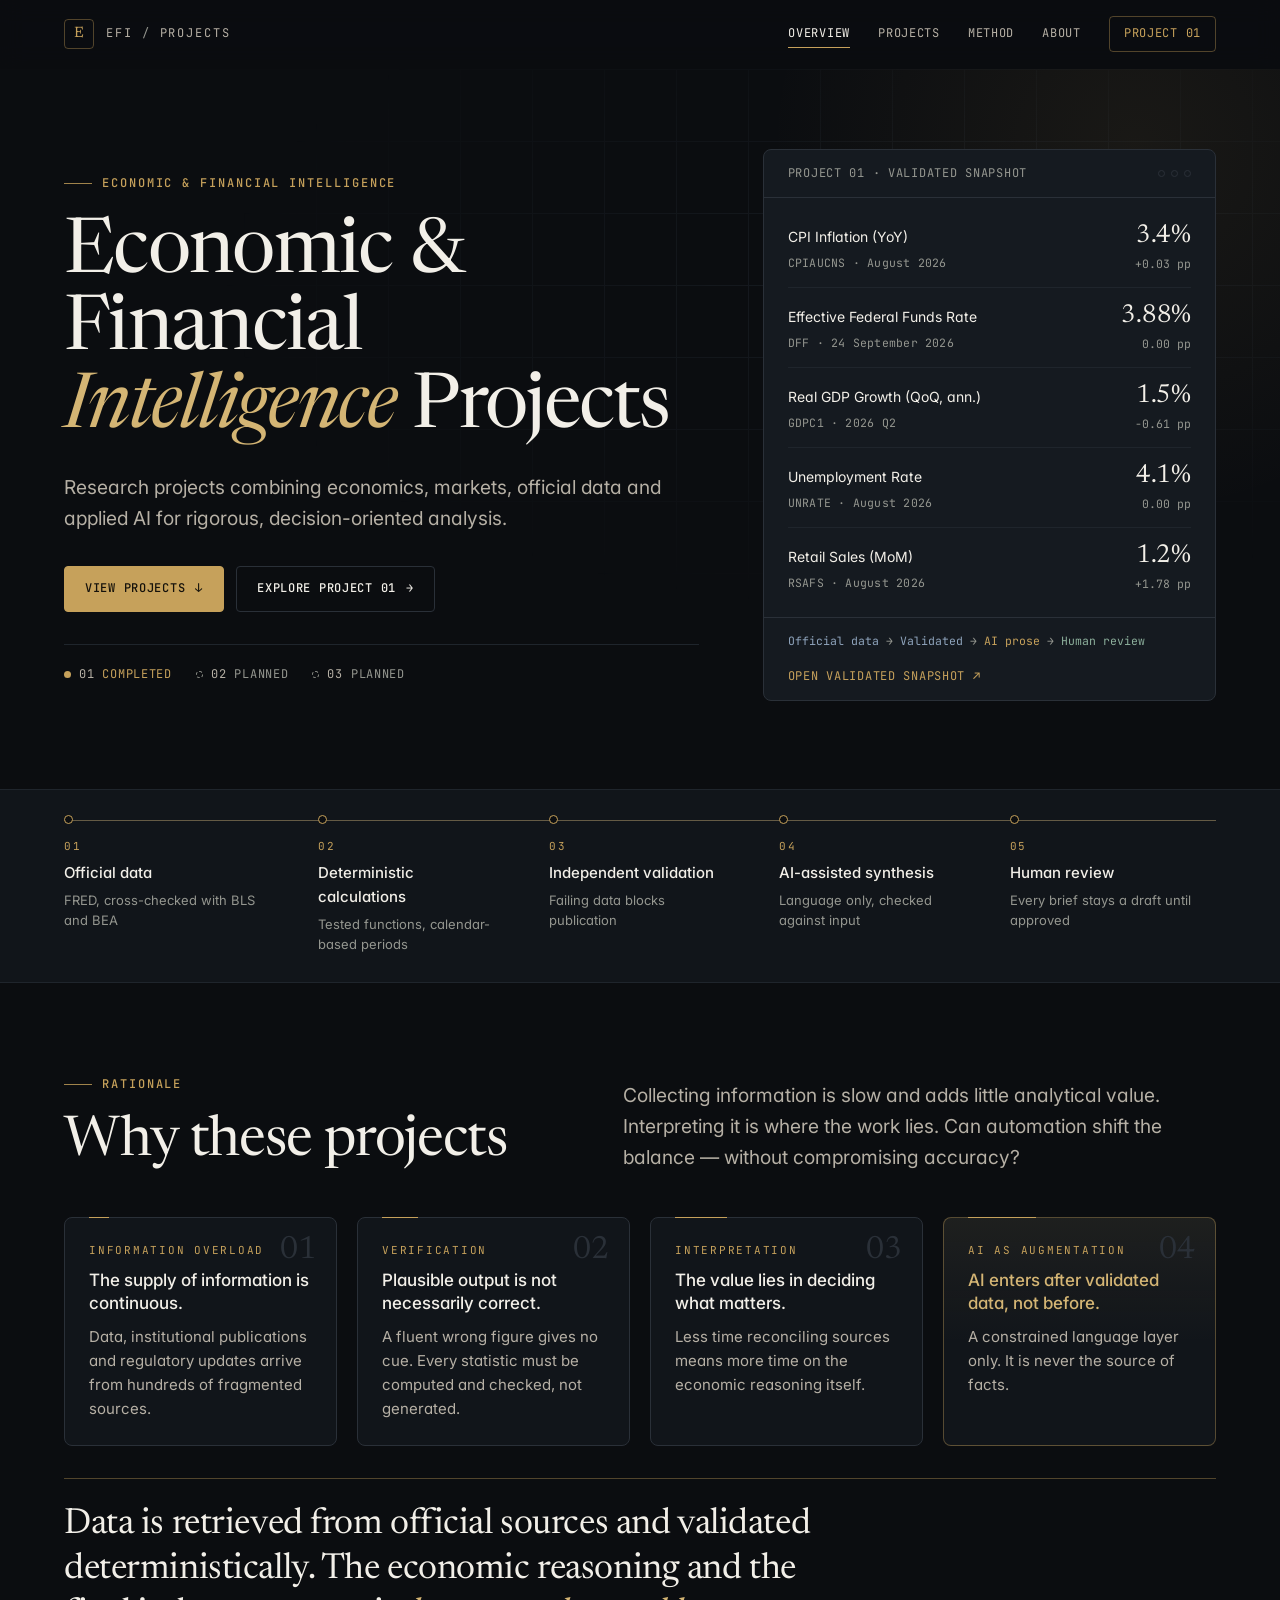
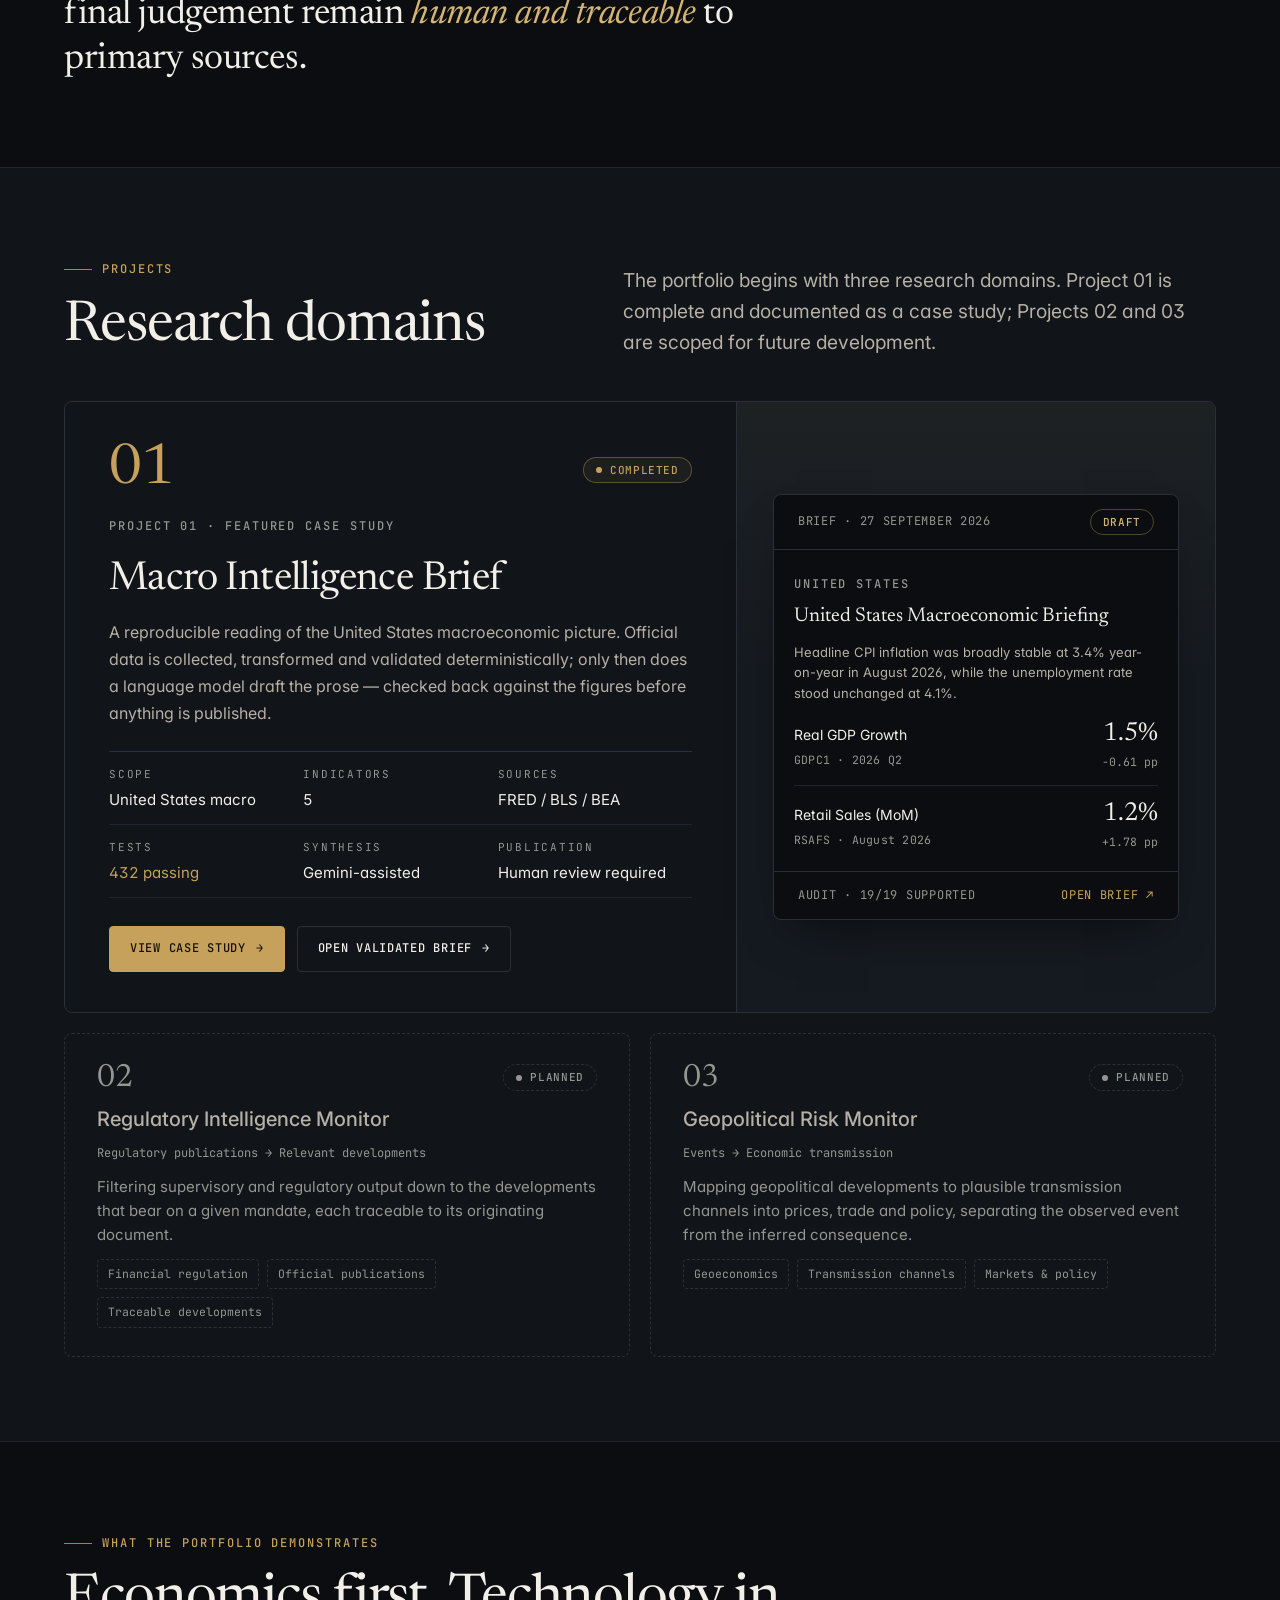
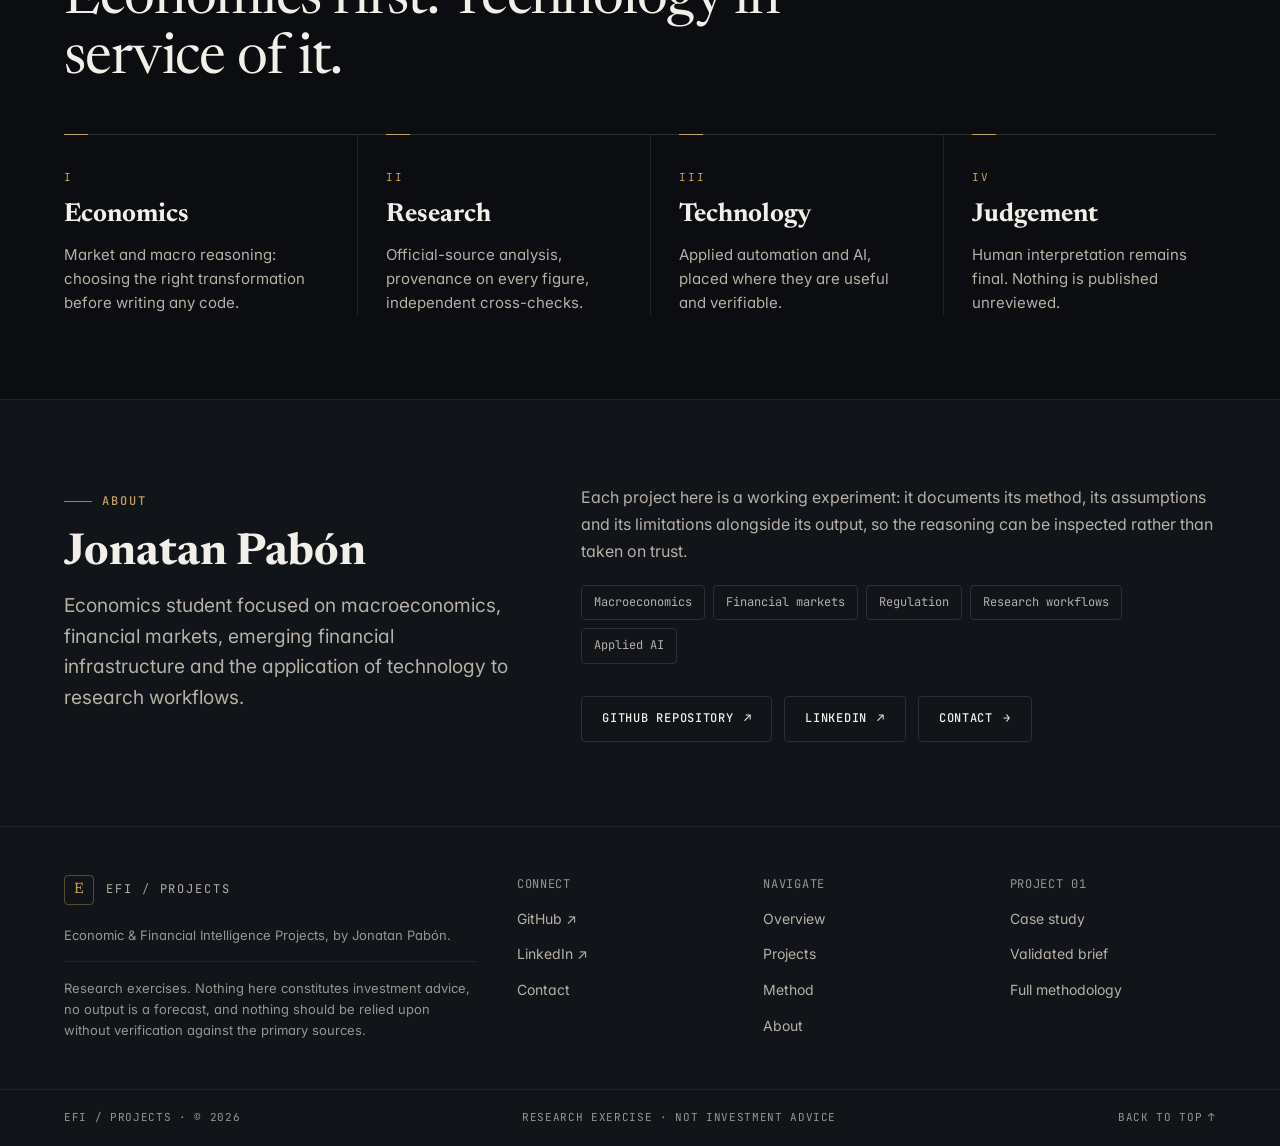
<file: index.html>
<!DOCTYPE html>
<html lang="en" class="no-js">
<head>
  <meta charset="utf-8">
  <meta name="viewport" content="width=device-width, initial-scale=1">
  <title>Economic &amp; Financial Intelligence Projects</title>
  <meta name="description" content="Research projects combining economics, markets, official data and applied AI for rigorous, decision-oriented analysis. By Jonatan Pabón.">
  <meta name="theme-color" content="#0B0D10">
  <link rel="icon" href="data:image/svg+xml,%3Csvg xmlns='http://www.w3.org/2000/svg' viewBox='0 0 32 32'%3E%3Crect width='32' height='32' rx='4' fill='%230B0D10'/%3E%3Crect x='3.5' y='3.5' width='25' height='25' rx='3' fill='none' stroke='%23C6A15B'/%3E%3Ctext x='16' y='22' font-family='Georgia,serif' font-size='16' fill='%23C6A15B' text-anchor='middle'%3EE%3C/text%3E%3C/svg%3E">

  <link rel="preconnect" href="https://fonts.googleapis.com">
  <link rel="preconnect" href="https://fonts.gstatic.com" crossorigin>
  <link href="https://fonts.googleapis.com/css2?family=Inter:wght@400;500;600&family=JetBrains+Mono:wght@400;500&family=Newsreader:ital,opsz,wght@0,6..72,400;1,6..72,400&display=swap" rel="stylesheet">

  <link rel="stylesheet" href="assets/css/base.css">
</head>

<body>
  <a class="skip-link" href="#main">Skip to content</a>

  <!-- ====================================================================
       HEADER
       ==================================================================== -->
  <header class="site-header">
    <div class="container site-header__inner">
      <a class="brand" href="#top" aria-label="EFI Projects, back to top">
        <span class="brand__mark" aria-hidden="true">E</span>
        <span class="brand__text">EFI <span>/</span> Projects</span>
      </a>
      <nav class="site-nav site-nav--desktop" aria-label="Sections">
        <a class="site-nav__link" href="#overview">Overview</a>
        <a class="site-nav__link" href="#projects">Projects</a>
        <a class="site-nav__link" href="#method">Method</a>
        <a class="site-nav__link" href="#about">About</a>
        <a class="site-nav__link site-nav__cta" href="01%20-%20Macro%20Intelligence%20Brief/index.html">Project 01</a>
      </nav>
    </div>
    <div class="subnav">
      <nav class="site-nav" aria-label="Sections (compact)">
        <a class="site-nav__link" href="#overview">Overview</a>
        <a class="site-nav__link" href="#projects">Projects</a>
        <a class="site-nav__link" href="#method">Method</a>
        <a class="site-nav__link" href="#about">About</a>
        <a class="site-nav__link" href="01%20-%20Macro%20Intelligence%20Brief/index.html">Project 01 &#8594;</a>
      </nav>
    </div>
    <span class="progress" aria-hidden="true"></span>
  </header>

  <main id="main">
    <span id="top"></span>

    <!-- ==================================================================
         1. HERO
         ================================================================== -->
    <section class="hero" id="overview" aria-labelledby="hero-title">
      <div class="container hero__grid">

        <div>
          <p class="eyebrow eyebrow--gold eyebrow--rule">Economic &amp; Financial Intelligence</p>
          <h1 class="display-xl hero__title" id="hero-title">Economic &amp; Financial <em>Intelligence</em> Projects</h1>
          <p class="lede hero__lede">
            Research projects combining economics, markets, official data and applied AI for
            rigorous, decision-oriented analysis.
          </p>
          <div class="btn-group hero__ctas">
            <a class="btn btn--primary" href="#projects">View Projects <span class="btn__arrow" aria-hidden="true">&#8595;</span></a>
            <a class="btn btn--ghost" href="01%20-%20Macro%20Intelligence%20Brief/index.html">Explore Project 01 <span class="btn__arrow" aria-hidden="true">&#8594;</span></a>
          </div>
          <ul class="status-line hero__status" aria-label="Project status">
            <li class="status-line__item status-line__item--done"><span class="status-line__dot" aria-hidden="true"></span><span class="status-line__num">01</span> Completed</li>
            <li class="status-line__item"><span class="status-line__dot" aria-hidden="true"></span><span class="status-line__num">02</span> Planned</li>
            <li class="status-line__item"><span class="status-line__dot" aria-hidden="true"></span><span class="status-line__num">03</span> Planned</li>
          </ul>
        </div>

        <!-- Real Project 01 output: the five validated figures, as published.
             The whole panel is one link to the validated brief. -->
        <a class="panel panel--raised panel--link" href="01%20-%20Macro%20Intelligence%20Brief/derived/brief.html">
          <span class="panel__head">
            <span class="label">Project 01 &middot; Validated snapshot</span>
            <span class="panel__dots" aria-hidden="true"><span></span><span></span><span></span></span>
          </span>
          <span class="panel__body">
            <span class="metric-list">
              <span class="metric-row">
                <span class="metric-row__name">CPI Inflation (YoY)</span>
                <span class="metric-row__meta">CPIAUCNS &middot; August 2026</span>
                <span class="metric-row__value"><span class="figure metric-row__figure">3.4%</span><span class="metric-row__change">+0.03 pp</span></span>
              </span>
              <span class="metric-row">
                <span class="metric-row__name">Effective Federal Funds Rate</span>
                <span class="metric-row__meta">DFF &middot; 24 September 2026</span>
                <span class="metric-row__value"><span class="figure metric-row__figure">3.88%</span><span class="metric-row__change">0.00 pp</span></span>
              </span>
              <span class="metric-row">
                <span class="metric-row__name">Real GDP Growth (QoQ, ann.)</span>
                <span class="metric-row__meta">GDPC1 &middot; 2026 Q2</span>
                <span class="metric-row__value"><span class="figure metric-row__figure">1.5%</span><span class="metric-row__change">&minus;0.61 pp</span></span>
              </span>
              <span class="metric-row">
                <span class="metric-row__name">Unemployment Rate</span>
                <span class="metric-row__meta">UNRATE &middot; August 2026</span>
                <span class="metric-row__value"><span class="figure metric-row__figure">4.1%</span><span class="metric-row__change">0.00 pp</span></span>
              </span>
              <span class="metric-row">
                <span class="metric-row__name">Retail Sales (MoM)</span>
                <span class="metric-row__meta">RSAFS &middot; August 2026</span>
                <span class="metric-row__value"><span class="figure metric-row__figure">1.2%</span><span class="metric-row__change">+1.78 pp</span></span>
              </span>
            </span>
          </span>
          <span class="panel__foot panel__foot--cta">
            <span class="flow" aria-hidden="true">
              <span class="flow__det">Official data</span> &#8594;
              <span class="flow__det">Validated</span> &#8594;
              <span class="flow__ai">AI prose</span> &#8594;
              <span class="flow__human">Human review</span>
            </span>
            <span class="panel__cta">Open validated snapshot <span class="panel__cta-arrow" aria-hidden="true">&#8599;</span></span>
          </span>
        </a>

      </div>
    </section>

    <!-- ==================================================================
         2. CREDIBILITY FLOW
         ================================================================== -->
    <section class="strip" aria-label="Method, as one connected flow">
      <div class="container">
        <ol class="strip__list flow-rail" data-reveal>
          <li class="strip__item flow-rail__item"><span class="flow-rail__dot" aria-hidden="true"></span><span class="strip__num">01</span><span class="strip__label">Official data</span><span class="strip__desc">FRED, cross-checked with BLS and BEA</span></li>
          <li class="strip__item flow-rail__item"><span class="flow-rail__dot" aria-hidden="true"></span><span class="strip__num">02</span><span class="strip__label">Deterministic calculations</span><span class="strip__desc">Tested functions, calendar-based periods</span></li>
          <li class="strip__item flow-rail__item"><span class="flow-rail__dot" aria-hidden="true"></span><span class="strip__num">03</span><span class="strip__label">Independent validation</span><span class="strip__desc">Failing data blocks publication</span></li>
          <li class="strip__item flow-rail__item"><span class="flow-rail__dot" aria-hidden="true"></span><span class="strip__num">04</span><span class="strip__label">AI-assisted synthesis</span><span class="strip__desc">Language only, checked against input</span></li>
          <li class="strip__item flow-rail__item"><span class="flow-rail__dot" aria-hidden="true"></span><span class="strip__num">05</span><span class="strip__label">Human review</span><span class="strip__desc">Every brief stays a draft until approved</span></li>
        </ol>
      </div>
    </section>

    <!-- ==================================================================
         3. WHY THESE PROJECTS
         ================================================================== -->
    <section class="section section--flush" id="method" aria-labelledby="why-title">
      <div class="container">
        <div class="section-head section-head--split" data-reveal>
          <div>
            <p class="eyebrow eyebrow--gold eyebrow--rule">Rationale</p>
            <h2 class="display-lg mt-2" id="why-title">Why these projects</h2>
          </div>
          <p class="lede">
            Collecting information is slow and adds little analytical value. Interpreting it is
            where the work lies. Can automation shift the balance &mdash; without compromising
            accuracy?
          </p>
        </div>

        <div class="grid grid--4">
          <article class="insight insight--step-1" data-reveal>
            <span class="insight__num" aria-hidden="true">01</span>
            <span class="insight__kicker">Information overload</span>
            <h3 class="insight__title">The supply of information is continuous.</h3>
            <p class="insight__body">Data, institutional publications and regulatory updates arrive from hundreds of fragmented sources.</p>
          </article>
          <article class="insight insight--step-2" data-reveal>
            <span class="insight__num" aria-hidden="true">02</span>
            <span class="insight__kicker">Verification</span>
            <h3 class="insight__title">Plausible output is not necessarily correct.</h3>
            <p class="insight__body">A fluent wrong figure gives no cue. Every statistic must be computed and checked, not generated.</p>
          </article>
          <article class="insight insight--step-3" data-reveal>
            <span class="insight__num" aria-hidden="true">03</span>
            <span class="insight__kicker">Interpretation</span>
            <h3 class="insight__title">The value lies in deciding what matters.</h3>
            <p class="insight__body">Less time reconciling sources means more time on the economic reasoning itself.</p>
          </article>
          <article class="insight insight--step-4 insight--resolve" data-reveal>
            <span class="insight__num" aria-hidden="true">04</span>
            <span class="insight__kicker">AI as augmentation</span>
            <h3 class="insight__title">AI enters after validated data, not before.</h3>
            <p class="insight__body">A constrained language layer only. It is never the source of facts.</p>
          </article>
        </div>

        <div class="thesis mt-3" data-reveal>
          <p class="thesis__text">
            Data is retrieved from official sources and validated deterministically. The economic
            reasoning and the final judgement remain <em>human and traceable</em> to primary sources.
          </p>
        </div>
      </div>
    </section>

    <!-- ==================================================================
         4. PROJECTS
         ================================================================== -->
    <section class="section section--alt" id="projects" aria-labelledby="projects-title">
      <div class="container">
        <div class="section-head section-head--split" data-reveal>
          <div>
            <p class="eyebrow eyebrow--gold eyebrow--rule">Projects</p>
            <h2 class="display-lg mt-2" id="projects-title">Research domains</h2>
          </div>
          <p class="lede">
            The portfolio begins with three research domains. Project 01 is complete and documented
            as a case study; Projects 02 and 03 are scoped for future development.
          </p>
        </div>

        <!-- Featured: Project 01 -->
        <article class="feature" data-reveal aria-labelledby="p01-title">
          <div class="feature__main">
            <div class="feature__top">
              <span class="feature__num" aria-hidden="true">01</span>
              <span class="pill pill--complete"><span class="pill__dot" aria-hidden="true"></span>Completed</span>
            </div>
            <p class="eyebrow mt-2">Project 01 &middot; Featured case study</p>
            <h3 class="display-md feature__title" id="p01-title">Macro Intelligence Brief</h3>
            <p class="body feature__desc">
              A reproducible reading of the United States macroeconomic picture. Official data is
              collected, transformed and validated deterministically; only then does a language
              model draft the prose &mdash; checked back against the figures before anything is
              published.
            </p>

            <dl class="meta-grid meta-grid--3 feature__meta">
              <div><dt>Scope</dt><dd>United States macro</dd></div>
              <div><dt>Indicators</dt><dd class="tnum">5</dd></div>
              <div><dt>Sources</dt><dd>FRED / BLS / BEA</dd></div>
              <div><dt>Tests</dt><dd class="tnum is-gold">432 passing</dd></div>
              <div><dt>Synthesis</dt><dd>Gemini-assisted</dd></div>
              <div><dt>Publication</dt><dd>Human review required</dd></div>
            </dl>

            <div class="btn-group feature__ctas">
              <a class="btn btn--primary" href="01%20-%20Macro%20Intelligence%20Brief/index.html">View Case Study <span class="btn__arrow" aria-hidden="true">&#8594;</span></a>
              <a class="btn btn--ghost" href="01%20-%20Macro%20Intelligence%20Brief/derived/brief.html">Open Validated Brief <span class="btn__arrow" aria-hidden="true">&#8594;</span></a>
            </div>
          </div>

          <div class="feature__aside">
            <!-- Excerpt of the generated brief, verbatim; the window opens the brief -->
            <a class="mini-brief mini-brief--link" href="01%20-%20Macro%20Intelligence%20Brief/derived/brief.html">
              <span class="panel__head">
                <span class="label">Brief &middot; 27 September 2026</span>
                <span class="pill pill--draft">Draft</span>
              </span>
              <span class="mini-brief__body">
                <span class="eyebrow">United States</span>
                <span class="mini-brief__title">United States Macroeconomic Briefing</span>
                <span class="mini-brief__text">
                  Headline CPI inflation was broadly stable at 3.4% year-on-year in August 2026,
                  while the unemployment rate stood unchanged at 4.1%.
                </span>
                <span class="metric-list mini-brief__rows">
                  <span class="metric-row">
                    <span class="metric-row__name">Real GDP Growth</span>
                    <span class="metric-row__meta">GDPC1 &middot; 2026 Q2</span>
                    <span class="metric-row__value"><span class="figure metric-row__figure">1.5%</span><span class="metric-row__change">&minus;0.61 pp</span></span>
                  </span>
                  <span class="metric-row">
                    <span class="metric-row__name">Retail Sales (MoM)</span>
                    <span class="metric-row__meta">RSAFS &middot; August 2026</span>
                    <span class="metric-row__value"><span class="figure metric-row__figure">1.2%</span><span class="metric-row__change">+1.78 pp</span></span>
                  </span>
                </span>
              </span>
              <span class="panel__foot panel__foot--cta">
                <span class="label">Audit &middot; 19/19 supported</span>
                <span class="panel__cta">Open brief <span class="panel__cta-arrow" aria-hidden="true">&#8599;</span></span>
              </span>
            </a>
          </div>
        </article>

        <!-- Planned: Projects 02 and 03. Tags describe scope, not features. -->
        <div class="grid grid--2 mt-2">
          <article class="project-card" data-reveal aria-labelledby="p02-title">
            <div class="project-card__top">
              <span class="project-card__num" aria-hidden="true">02</span>
              <span class="pill pill--planned"><span class="pill__dot" aria-hidden="true"></span>Planned</span>
            </div>
            <h3 class="project-card__title" id="p02-title">Regulatory Intelligence Monitor</h3>
            <p class="project-card__flow">Regulatory publications &#8594; Relevant developments</p>
            <p class="project-card__body">
              Filtering supervisory and regulatory output down to the developments that bear on a
              given mandate, each traceable to its originating document.
            </p>
            <ul class="chips" aria-label="Planned scope">
              <li class="chip chip--scope">Financial regulation</li>
              <li class="chip chip--scope">Official publications</li>
              <li class="chip chip--scope">Traceable developments</li>
            </ul>
          </article>
          <article class="project-card" data-reveal aria-labelledby="p03-title">
            <div class="project-card__top">
              <span class="project-card__num" aria-hidden="true">03</span>
              <span class="pill pill--planned"><span class="pill__dot" aria-hidden="true"></span>Planned</span>
            </div>
            <h3 class="project-card__title" id="p03-title">Geopolitical Risk Monitor</h3>
            <p class="project-card__flow">Events &#8594; Economic transmission</p>
            <p class="project-card__body">
              Mapping geopolitical developments to plausible transmission channels into prices,
              trade and policy, separating the observed event from the inferred consequence.
            </p>
            <ul class="chips" aria-label="Planned scope">
              <li class="chip chip--scope">Geoeconomics</li>
              <li class="chip chip--scope">Transmission channels</li>
              <li class="chip chip--scope">Markets &amp; policy</li>
            </ul>
          </article>
        </div>
      </div>
    </section>

    <!-- ==================================================================
         5. POSITIONING
         ================================================================== -->
    <section class="section" aria-labelledby="positioning-title">
      <div class="container">
        <div class="section-head" data-reveal>
          <p class="eyebrow eyebrow--gold eyebrow--rule">What the portfolio demonstrates</p>
          <h2 class="display-lg mt-2" id="positioning-title">Economics first. Technology in service of it.</h2>
        </div>
        <div class="pillars" data-reveal>
          <div class="pillar">
            <span class="pillar__num">I</span>
            <h3 class="pillar__title">Economics</h3>
            <p class="pillar__body">Market and macro reasoning: choosing the right transformation before writing any code.</p>
          </div>
          <div class="pillar">
            <span class="pillar__num">II</span>
            <h3 class="pillar__title">Research</h3>
            <p class="pillar__body">Official-source analysis, provenance on every figure, independent cross-checks.</p>
          </div>
          <div class="pillar">
            <span class="pillar__num">III</span>
            <h3 class="pillar__title">Technology</h3>
            <p class="pillar__body">Applied automation and AI, placed where they are useful and verifiable.</p>
          </div>
          <div class="pillar">
            <span class="pillar__num">IV</span>
            <h3 class="pillar__title">Judgement</h3>
            <p class="pillar__body">Human interpretation remains final. Nothing is published unreviewed.</p>
          </div>
        </div>
      </div>
    </section>

    <!-- ==================================================================
         6. ABOUT
         ================================================================== -->
    <section class="section section--alt" id="about" aria-labelledby="about-title">
      <div class="container about">
        <div data-reveal>
          <p class="eyebrow eyebrow--gold eyebrow--rule">About</p>
          <h2 class="person__name mt-2" id="about-title">Jonatan Pabón</h2>
          <p class="lede person__role">
            Economics student focused on macroeconomics, financial markets, emerging financial
            infrastructure and the application of technology to research workflows.
          </p>
        </div>
        <div data-reveal>
          <p class="body">
            Each project here is a working experiment: it documents its method, its assumptions and
            its limitations alongside its output, so the reasoning can be inspected rather than
            taken on trust.
          </p>
          <ul class="chips mt-2" aria-label="Focus areas">
            <li class="chip">Macroeconomics</li>
            <li class="chip">Financial markets</li>
            <li class="chip">Regulation</li>
            <li class="chip">Research workflows</li>
            <li class="chip">Applied AI</li>
          </ul>
          <div class="btn-group mt-3">
            <a class="btn btn--ghost" href="https://github.com/jonapv/economic-financial-intelligence-portfolio" rel="noopener">GitHub repository <span class="btn__arrow" aria-hidden="true">&#8599;</span></a>
            <a class="btn btn--ghost" href="https://www.linkedin.com/in/jonatanpabon/" rel="noopener">LinkedIn <span class="btn__arrow" aria-hidden="true">&#8599;</span></a>
            <a class="btn btn--ghost" href="mailto:workspace.jonatanpv@gmail.com">Contact <span class="btn__arrow" aria-hidden="true">&#8594;</span></a>
          </div>
        </div>
      </div>
    </section>

  </main>

  <!-- ====================================================================
       FOOTER
       ==================================================================== -->
  <footer class="site-footer">
    <div class="container site-footer__grid site-footer__grid--4">
      <div>
        <a class="brand" href="#top">
          <span class="brand__mark" aria-hidden="true">E</span>
          <span class="brand__text">EFI <span>/</span> Projects</span>
        </a>
        <p class="small mt-2">Economic &amp; Financial Intelligence Projects, by Jonatan Pabón.</p>
        <p class="legal-note">
          Research exercises. Nothing here constitutes investment advice, no output is a forecast,
          and nothing should be relied upon without verification against the primary sources.
        </p>
      </div>
      <div>
        <p class="label">Connect</p>
        <ul class="site-footer__links mt-1">
          <li><a class="ext" href="https://github.com/jonapv/economic-financial-intelligence-portfolio" rel="noopener">GitHub</a></li>
          <li><a class="ext" href="https://www.linkedin.com/in/jonatanpabon/" rel="noopener">LinkedIn</a></li>
          <li><a href="mailto:workspace.jonatanpv@gmail.com">Contact</a></li>
        </ul>
      </div>
      <div>
        <p class="label">Navigate</p>
        <ul class="site-footer__links mt-1">
          <li><a href="#overview">Overview</a></li>
          <li><a href="#projects">Projects</a></li>
          <li><a href="#method">Method</a></li>
          <li><a href="#about">About</a></li>
        </ul>
      </div>
      <div>
        <p class="label">Project 01</p>
        <ul class="site-footer__links mt-1">
          <li><a href="01%20-%20Macro%20Intelligence%20Brief/index.html">Case study</a></li>
          <li><a href="01%20-%20Macro%20Intelligence%20Brief/derived/brief.html">Validated brief</a></li>
          <li><a href="01%20-%20Macro%20Intelligence%20Brief/README.md">Full methodology</a></li>
        </ul>
      </div>
    </div>
    <div class="site-footer__bar">
      <div class="container">
        <span>EFI / Projects &middot; <span class="tnum">&copy; <span data-current-year>2026</span></span></span>
        <span>Research exercise &middot; Not investment advice</span>
        <a class="back-to-top" href="#top">Back to top <span aria-hidden="true">&#8593;</span></a>
      </div>
    </div>
  </footer>

  <script src="assets/js/site.js"></script>
</body>
</html>
</file>
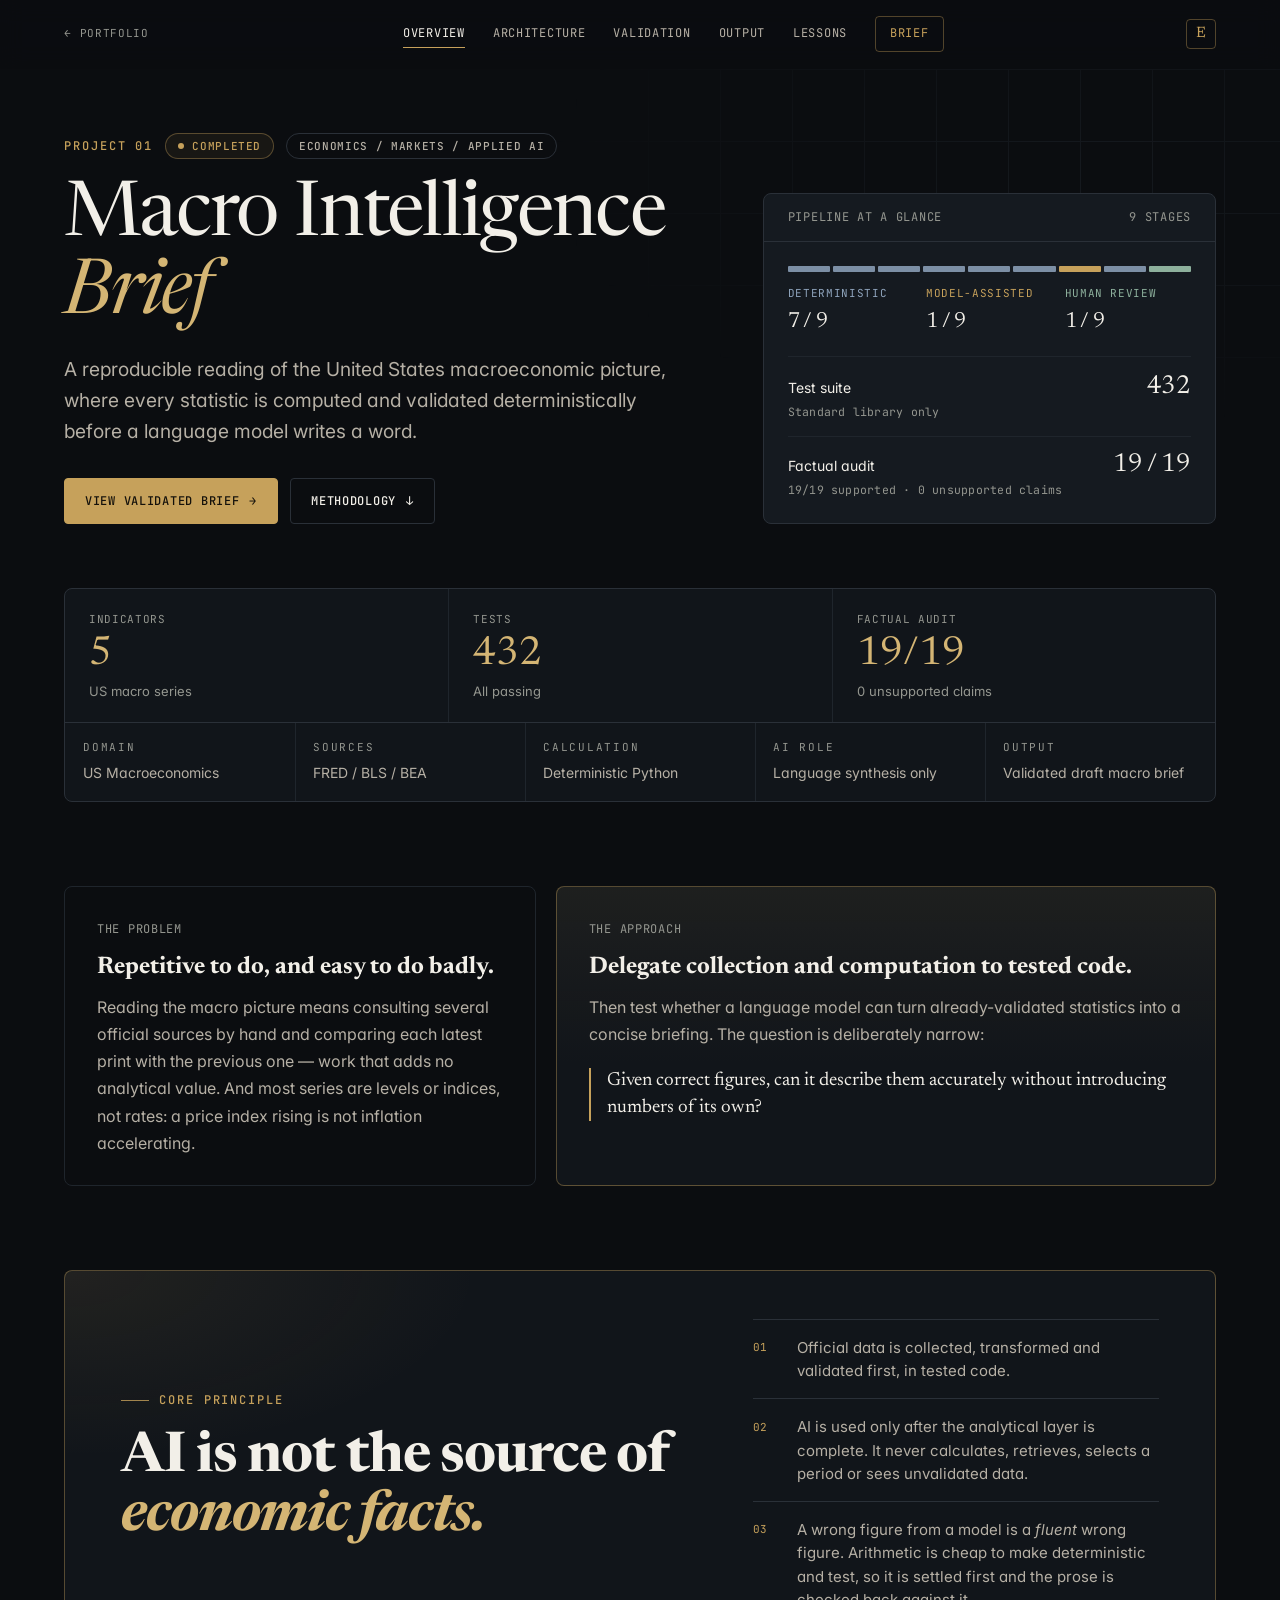
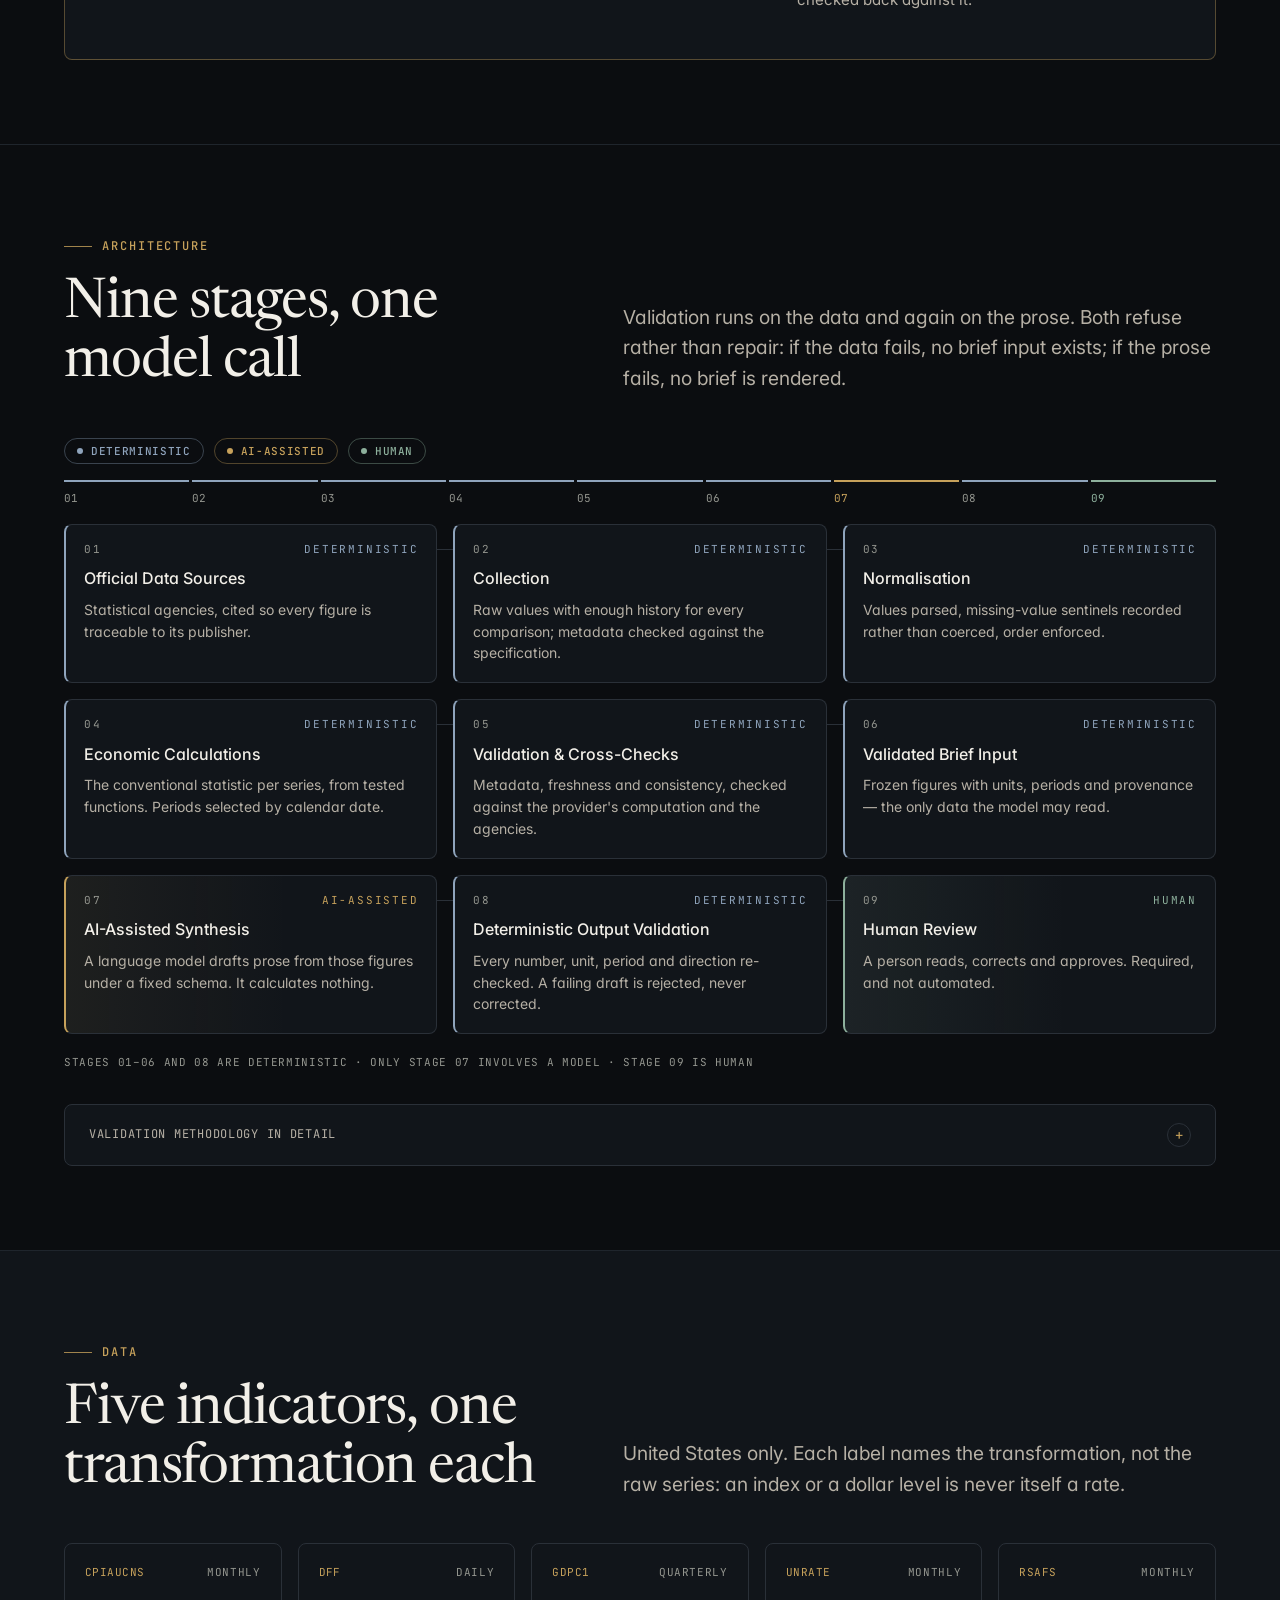
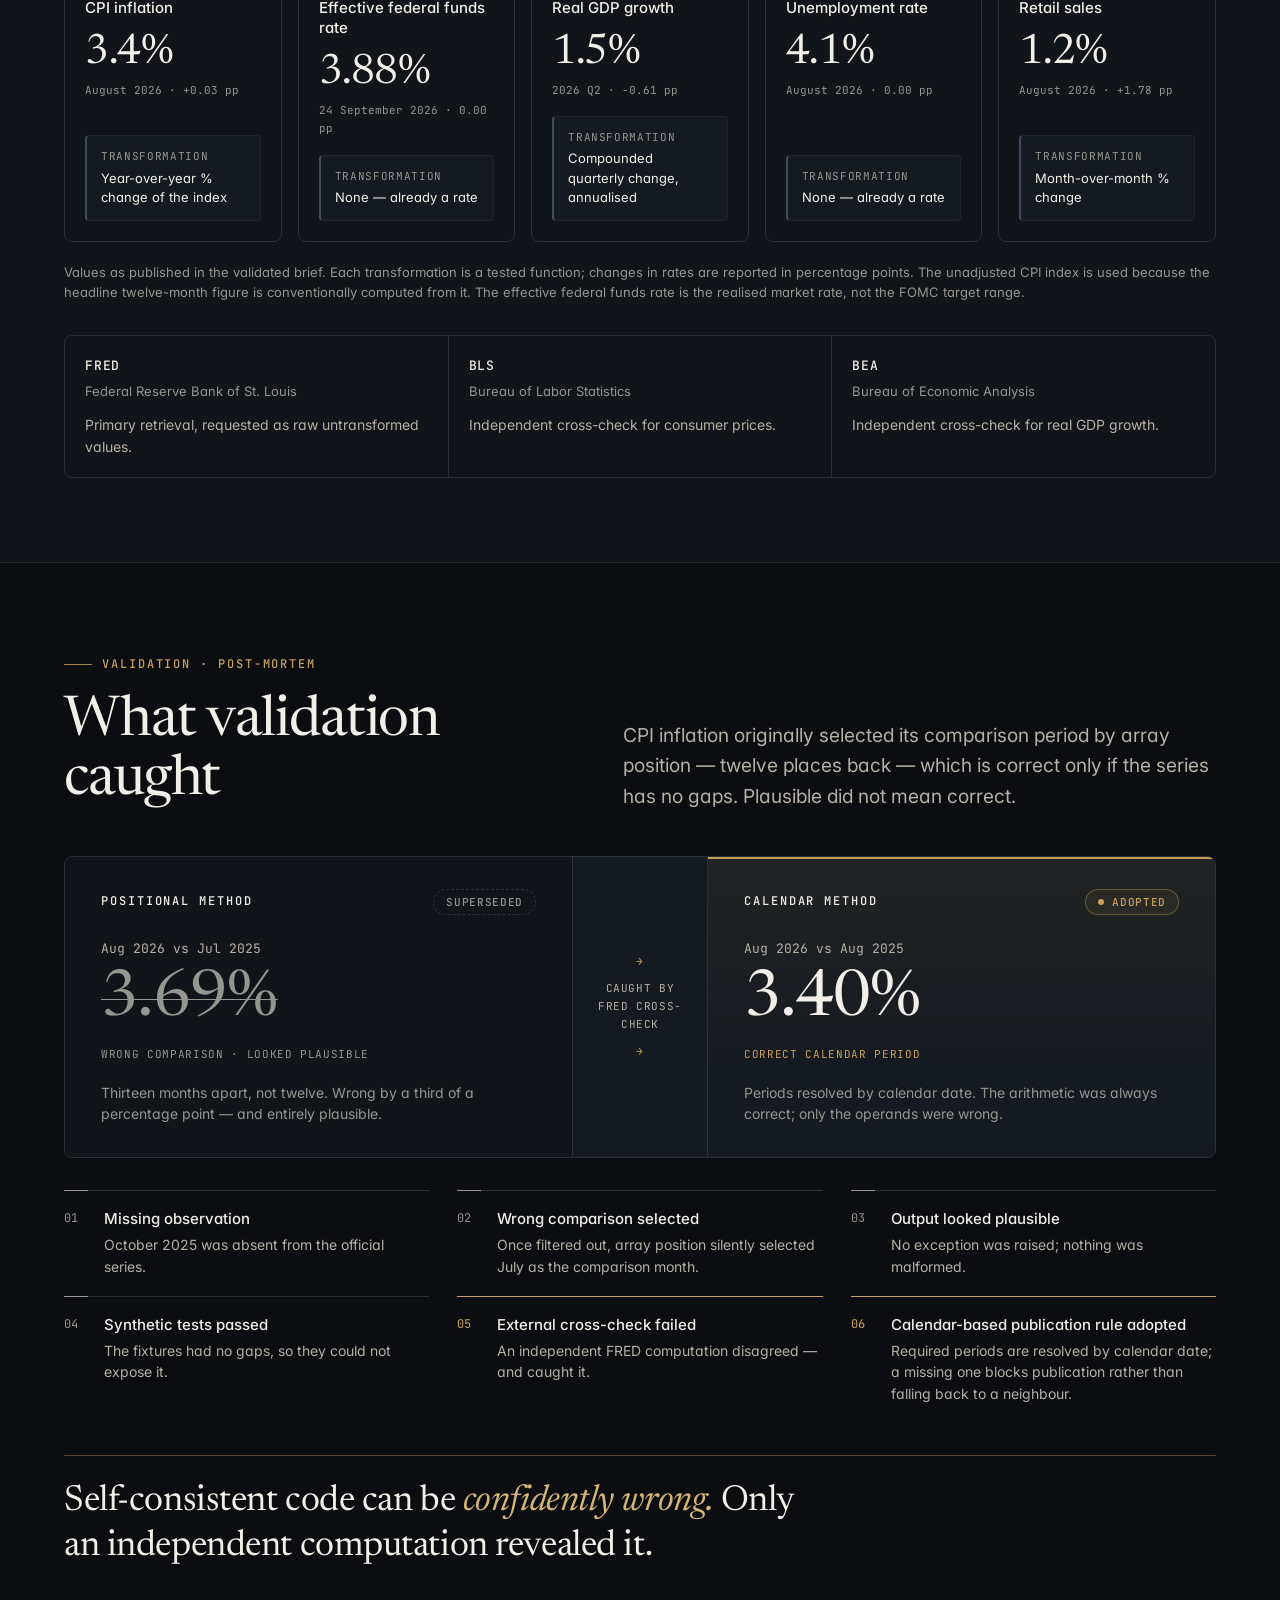
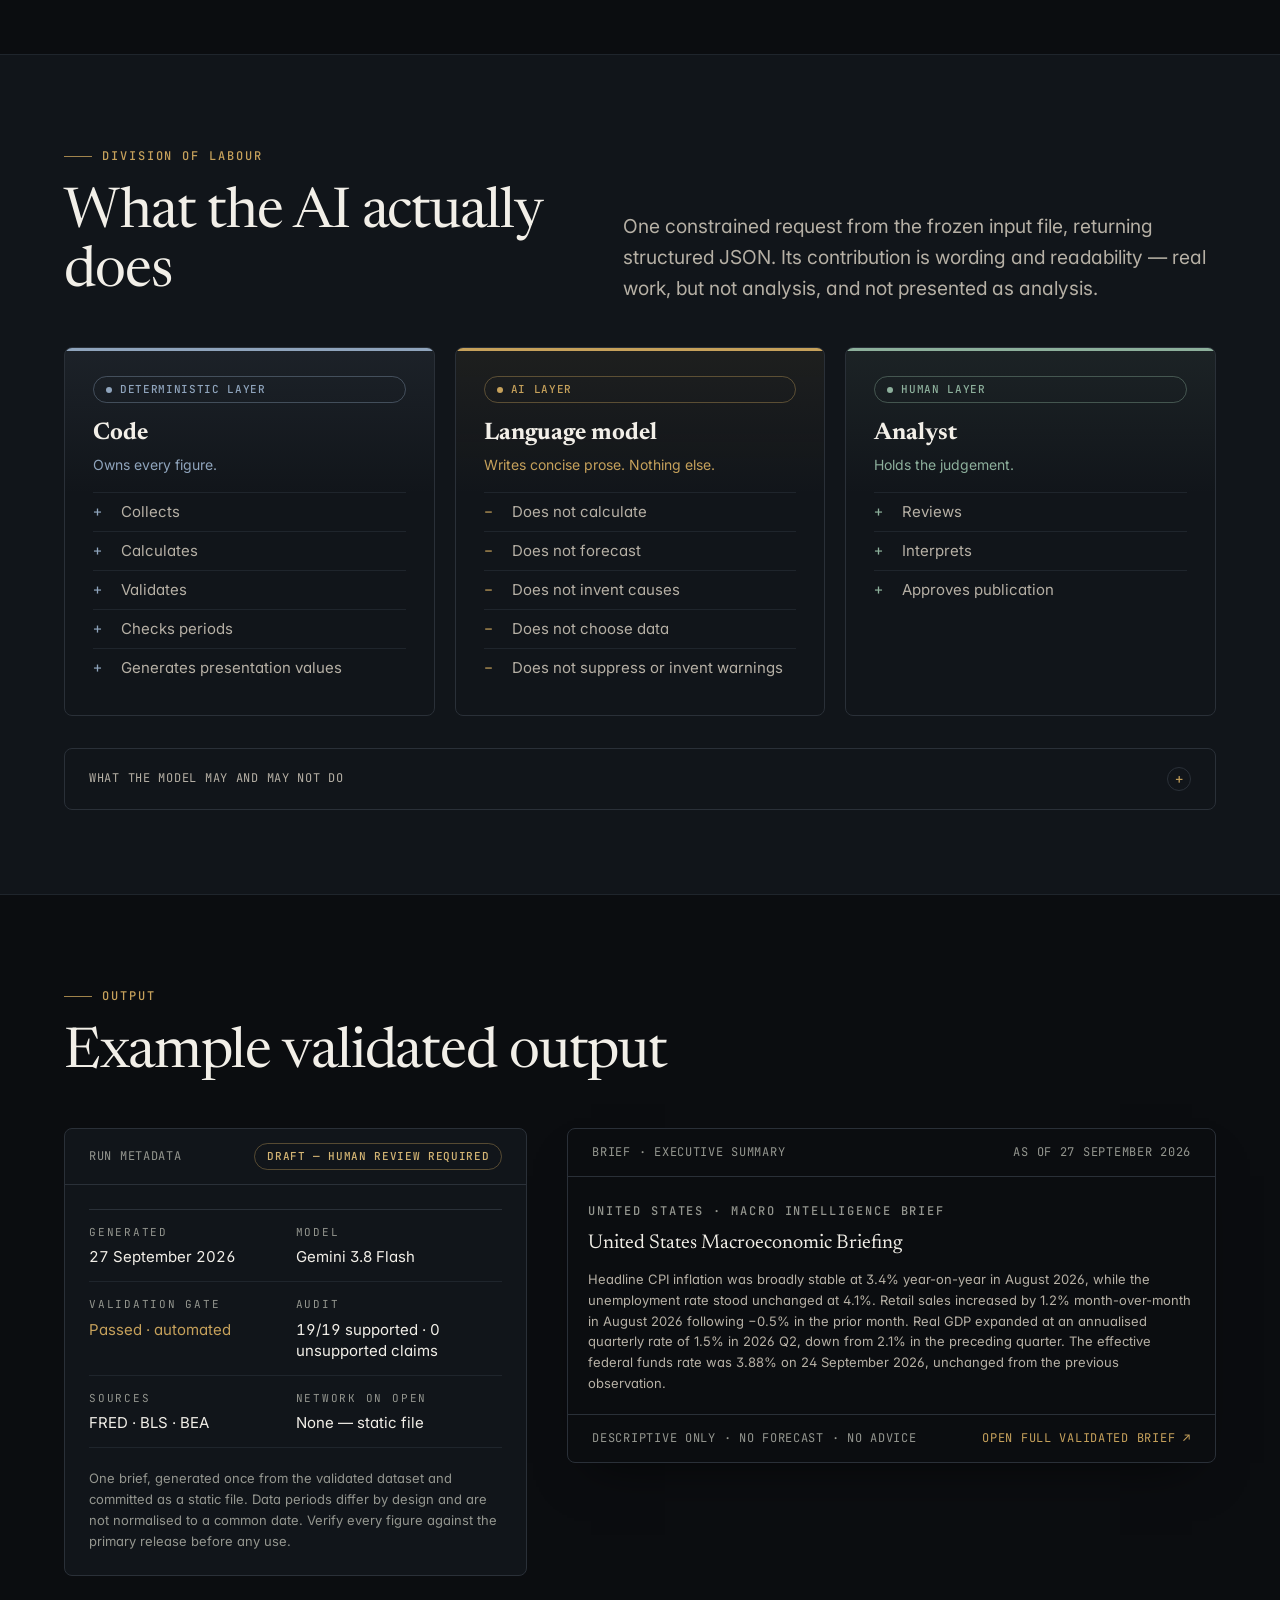
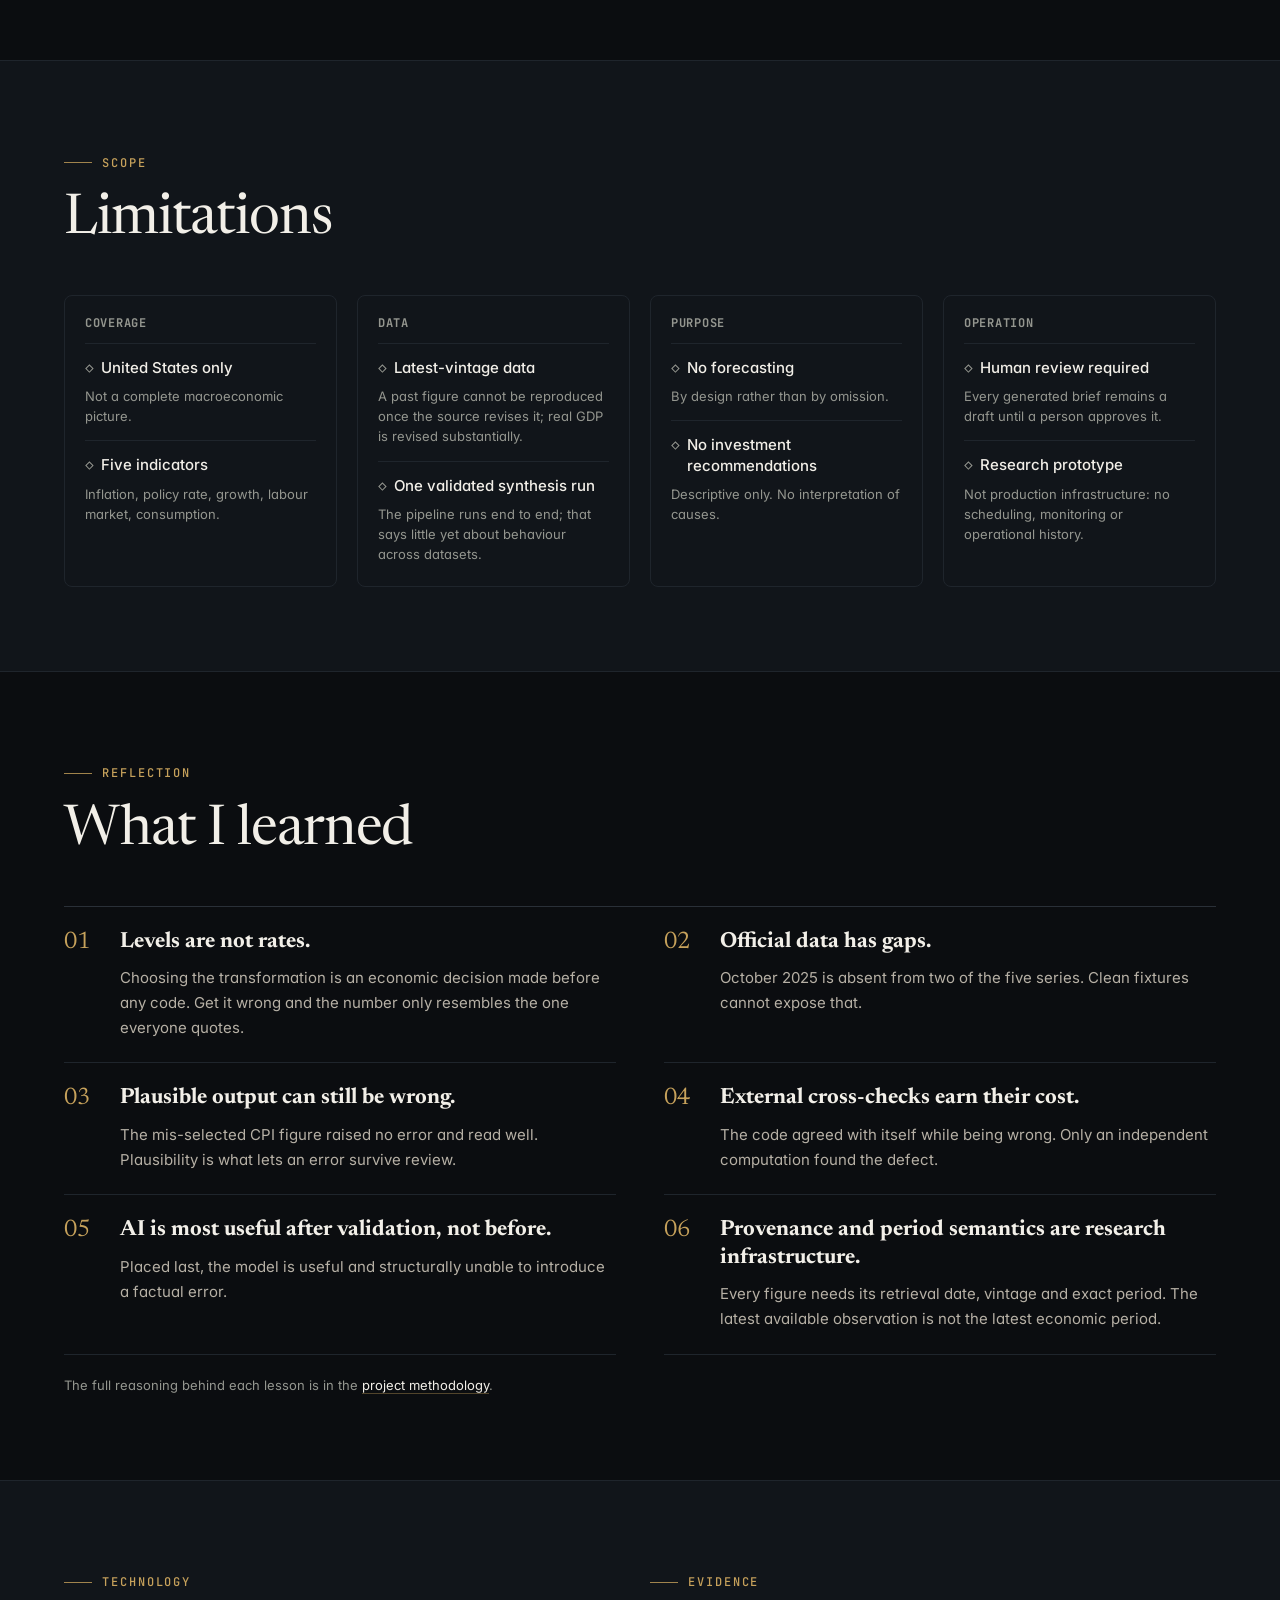
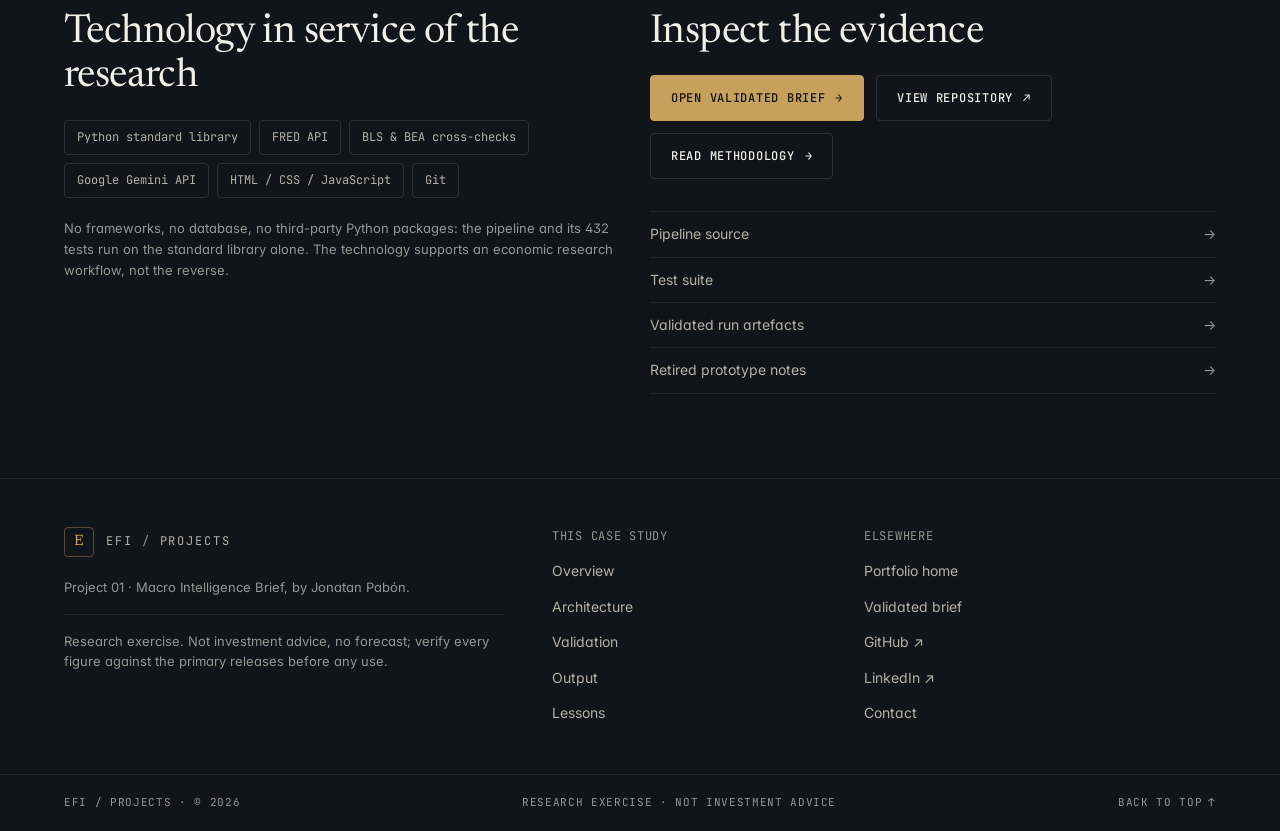
<file: 01 - Macro Intelligence Brief/index.html>
<!DOCTYPE html>
<html lang="en" class="no-js">
<head>
  <meta charset="utf-8">
  <meta name="viewport" content="width=device-width, initial-scale=1">
  <title>Macro Intelligence Brief — Economic &amp; Financial Intelligence Projects</title>
  <meta name="description" content="Project 01 case study: a reproducible reading of the United States macroeconomic picture, where every statistic is computed and validated deterministically before a language model writes a word.">
  <meta name="theme-color" content="#0B0D10">
  <link rel="icon" href="data:image/svg+xml,%3Csvg xmlns='http://www.w3.org/2000/svg' viewBox='0 0 32 32'%3E%3Crect width='32' height='32' rx='4' fill='%230B0D10'/%3E%3Crect x='3.5' y='3.5' width='25' height='25' rx='3' fill='none' stroke='%23C6A15B'/%3E%3Ctext x='16' y='22' font-family='Georgia,serif' font-size='16' fill='%23C6A15B' text-anchor='middle'%3EE%3C/text%3E%3C/svg%3E">

  <link rel="preconnect" href="https://fonts.googleapis.com">
  <link rel="preconnect" href="https://fonts.gstatic.com" crossorigin>
  <link href="https://fonts.googleapis.com/css2?family=Inter:wght@400;500;600&family=JetBrains+Mono:wght@400;500&family=Newsreader:ital,opsz,wght@0,6..72,400;1,6..72,400&display=swap" rel="stylesheet">

  <link rel="stylesheet" href="../assets/css/base.css">
</head>

<body>
  <a class="skip-link" href="#main">Skip to content</a>

  <!-- ====================================================================
       HEADER
       ==================================================================== -->
  <header class="site-header">
    <div class="container site-header__inner">
      <a class="backlink" href="../index.html"><span class="backlink__arrow" aria-hidden="true">&#8592;</span> Portfolio</a>
      <nav class="site-nav site-nav--desktop" aria-label="Case study sections">
        <a class="site-nav__link" href="#overview">Overview</a>
        <a class="site-nav__link" href="#architecture">Architecture</a>
        <a class="site-nav__link" href="#validation">Validation</a>
        <a class="site-nav__link" href="#output">Output</a>
        <a class="site-nav__link" href="#lessons">Lessons</a>
        <a class="site-nav__link site-nav__cta" href="derived/brief.html">Brief</a>
      </nav>
      <a class="brand" href="../index.html" aria-label="EFI Projects home">
        <span class="brand__mark" aria-hidden="true">E</span>
      </a>
    </div>
    <div class="subnav">
      <nav class="site-nav" aria-label="Case study sections (compact)">
        <a class="site-nav__link" href="#overview">Overview</a>
        <a class="site-nav__link" href="#architecture">Architecture</a>
        <a class="site-nav__link" href="#validation">Validation</a>
        <a class="site-nav__link" href="#output">Output</a>
        <a class="site-nav__link" href="#lessons">Lessons</a>
        <a class="site-nav__link" href="derived/brief.html">Brief &#8594;</a>
      </nav>
    </div>
    <span class="progress" aria-hidden="true"></span>
  </header>

  <main id="main">
    <span id="top"></span>

    <!-- ==================================================================
         1. PROJECT HERO
         ================================================================== -->
    <section class="page-hero" id="overview" aria-labelledby="page-title">
      <div class="container page-hero__grid">
        <div>
          <div class="page-hero__tags">
            <span class="eyebrow eyebrow--gold">Project 01</span>
            <span class="pill pill--complete"><span class="pill__dot" aria-hidden="true"></span>Completed</span>
            <span class="pill">Economics / Markets / Applied AI</span>
          </div>
          <h1 class="display-xl page-hero__title" id="page-title">Macro Intelligence <em>Brief</em></h1>
          <p class="lede page-hero__lede">
            A reproducible reading of the United States macroeconomic picture, where every
            statistic is computed and validated deterministically before a language model writes
            a word.
          </p>
          <div class="btn-group page-hero__ctas">
            <a class="btn btn--primary" href="derived/brief.html">View Validated Brief <span class="btn__arrow" aria-hidden="true">&#8594;</span></a>
            <a class="btn btn--ghost" href="#architecture">Methodology <span class="btn__arrow" aria-hidden="true">&#8595;</span></a>
          </div>
        </div>

        <aside class="panel panel--raised" aria-label="Pipeline at a glance">
          <div class="panel__head">
            <span class="label">Pipeline at a glance</span>
            <span class="label">9 stages</span>
          </div>
          <div class="panel__body">
            <ol class="stage-bar" aria-label="Stages 01 to 09 by type">
              <li title="01 Deterministic"><span class="visually-hidden">01 deterministic</span></li>
              <li title="02 Deterministic"><span class="visually-hidden">02 deterministic</span></li>
              <li title="03 Deterministic"><span class="visually-hidden">03 deterministic</span></li>
              <li title="04 Deterministic"><span class="visually-hidden">04 deterministic</span></li>
              <li title="05 Deterministic"><span class="visually-hidden">05 deterministic</span></li>
              <li title="06 Deterministic"><span class="visually-hidden">06 deterministic</span></li>
              <li class="is-ai" title="07 Model-assisted"><span class="visually-hidden">07 model-assisted</span></li>
              <li title="08 Deterministic"><span class="visually-hidden">08 deterministic</span></li>
              <li class="is-human" title="09 Human review"><span class="visually-hidden">09 human review</span></li>
            </ol>
            <dl class="stage-mix">
              <div class="is-det"><dt>Deterministic</dt><dd class="figure">7 / 9</dd></div>
              <div class="is-ai"><dt>Model-assisted</dt><dd class="figure">1 / 9</dd></div>
              <div class="is-human"><dt>Human review</dt><dd class="figure">1 / 9</dd></div>
            </dl>
            <ul class="metric-list">
              <li class="metric-row">
                <span class="metric-row__name">Test suite</span>
                <span class="metric-row__meta">Standard library only</span>
                <span class="metric-row__value"><span class="figure metric-row__figure">432</span></span>
              </li>
              <li class="metric-row">
                <span class="metric-row__name">Factual audit</span>
                <span class="metric-row__meta">19/19 supported &middot; 0 unsupported claims</span>
                <span class="metric-row__value"><span class="figure metric-row__figure">19 / 19</span></span>
              </li>
            </ul>
          </div>
        </aside>
      </div>
    </section>

    <!-- ==================================================================
         2. QUICK FACTS — primary figures, then context
         ================================================================== -->
    <div class="container">
      <div class="facts facts--tiered" data-reveal>
        <dl class="facts__primary" aria-label="Key figures">
          <div class="kpi"><dt>Indicators</dt><dd><span class="kpi__figure">5</span><span class="kpi__sub">US macro series</span></dd></div>
          <div class="kpi"><dt>Tests</dt><dd><span class="kpi__figure">432</span><span class="kpi__sub">All passing</span></dd></div>
          <div class="kpi"><dt>Factual audit</dt><dd><span class="kpi__figure">19/19</span><span class="kpi__sub">0 unsupported claims</span></dd></div>
        </dl>
        <dl class="facts__secondary" aria-label="Context">
          <div class="fact"><dt>Domain</dt><dd>US Macroeconomics</dd></div>
          <div class="fact"><dt>Sources</dt><dd>FRED / BLS / BEA</dd></div>
          <div class="fact"><dt>Calculation</dt><dd>Deterministic Python</dd></div>
          <div class="fact"><dt>AI role</dt><dd>Language synthesis only</dd></div>
          <div class="fact"><dt>Output</dt><dd>Validated draft macro brief</dd></div>
        </dl>
      </div>
    </div>

    <!-- ==================================================================
         3. PROBLEM / APPROACH
         ================================================================== -->
    <section class="section section--flush" aria-labelledby="problem-title">
      <div class="container">
        <h2 class="visually-hidden" id="problem-title">Problem and approach</h2>
        <div class="duo duo--asym">
          <div class="duo__col duo__col--plain" data-reveal>
            <span class="label">The problem</span>
            <h3 class="duo__title">Repetitive to do, and easy to do badly.</h3>
            <p class="body">
              Reading the macro picture means consulting several official sources by hand and
              comparing each latest print with the previous one &mdash; work that adds no
              analytical value. And most series are levels or indices, not rates: a price index
              rising is not inflation accelerating.
            </p>
          </div>
          <div class="duo__col duo__col--accent" data-reveal>
            <span class="label">The approach</span>
            <h3 class="duo__title">Delegate collection and computation to tested code.</h3>
            <p class="body">
              Then test whether a language model can turn already-validated statistics into a
              concise briefing. The question is deliberately narrow:
            </p>
            <p class="duo__quote">Given correct figures, can it describe them accurately without introducing numbers of its own?</p>
          </div>
        </div>
      </div>
    </section>

    <!-- ==================================================================
         4. CORE PRINCIPLE
         ================================================================== -->
    <section class="section section--flush section--pt0" aria-labelledby="principle-title">
      <div class="container">
        <div class="principle" data-reveal>
          <div class="principle__grid">
            <div>
              <p class="eyebrow eyebrow--gold eyebrow--rule">Core principle</p>
              <h2 class="principle__statement" id="principle-title">AI is not the source of <em>economic facts.</em></h2>
            </div>
            <div class="principle__support">
              <p class="principle__step"><span>01</span><span>Official data is collected, transformed and validated first, in tested code.</span></p>
              <p class="principle__step"><span>02</span><span>AI is used only after the analytical layer is complete. It never calculates, retrieves, selects a period or sees unvalidated data.</span></p>
              <p class="principle__step"><span>03</span><span>A wrong figure from a model is a <em>fluent</em> wrong figure. Arithmetic is cheap to make deterministic and test, so it is settled first and the prose is checked back against it.</span></p>
            </div>
          </div>
        </div>
      </div>
    </section>

    <!-- ==================================================================
         5. ARCHITECTURE
         ================================================================== -->
    <section class="section" id="architecture" aria-labelledby="arch-title">
      <div class="container">
        <div class="section-head section-head--split" data-reveal>
          <div>
            <p class="eyebrow eyebrow--gold eyebrow--rule">Architecture</p>
            <h2 class="display-lg mt-2" id="arch-title">Nine stages, one model call</h2>
          </div>
          <p class="lede">Validation runs on the data and again on the prose. Both refuse rather than repair: if the data fails, no brief input exists; if the prose fails, no brief is rendered.</p>
        </div>

        <ul class="legend" aria-label="Legend">
          <li class="pill pill--det"><span class="pill__dot" aria-hidden="true"></span>Deterministic</li>
          <li class="pill pill--ai"><span class="pill__dot" aria-hidden="true"></span>AI-assisted</li>
          <li class="pill pill--human"><span class="pill__dot" aria-hidden="true"></span>Human</li>
        </ul>

        <ol class="pipeline-rail" aria-hidden="true">
          <li>01</li><li>02</li><li>03</li><li>04</li><li>05</li><li>06</li>
          <li class="is-ai">07</li><li>08</li><li class="is-human">09</li>
        </ol>

        <ol class="pipeline" data-reveal>
          <li class="stage stage--det">
            <div class="stage__top"><span class="stage__num">01</span><span class="stage__kind">Deterministic</span></div>
            <p class="stage__name">Official Data Sources</p>
            <p class="stage__desc">Statistical agencies, cited so every figure is traceable to its publisher.</p>
          </li>
          <li class="stage stage--det">
            <div class="stage__top"><span class="stage__num">02</span><span class="stage__kind">Deterministic</span></div>
            <p class="stage__name">Collection</p>
            <p class="stage__desc">Raw values with enough history for every comparison; metadata checked against the specification.</p>
          </li>
          <li class="stage stage--det">
            <div class="stage__top"><span class="stage__num">03</span><span class="stage__kind">Deterministic</span></div>
            <p class="stage__name">Normalisation</p>
            <p class="stage__desc">Values parsed, missing-value sentinels recorded rather than coerced, order enforced.</p>
          </li>
          <li class="stage stage--det">
            <div class="stage__top"><span class="stage__num">04</span><span class="stage__kind">Deterministic</span></div>
            <p class="stage__name">Economic Calculations</p>
            <p class="stage__desc">The conventional statistic per series, from tested functions. Periods selected by calendar date.</p>
          </li>
          <li class="stage stage--det">
            <div class="stage__top"><span class="stage__num">05</span><span class="stage__kind">Deterministic</span></div>
            <p class="stage__name">Validation &amp; Cross-Checks</p>
            <p class="stage__desc">Metadata, freshness and consistency, checked against the provider's computation and the agencies.</p>
          </li>
          <li class="stage stage--det">
            <div class="stage__top"><span class="stage__num">06</span><span class="stage__kind">Deterministic</span></div>
            <p class="stage__name">Validated Brief Input</p>
            <p class="stage__desc">Frozen figures with units, periods and provenance &mdash; the only data the model may read.</p>
          </li>
          <li class="stage stage--ai">
            <div class="stage__top"><span class="stage__num">07</span><span class="stage__kind">AI-assisted</span></div>
            <p class="stage__name">AI-Assisted Synthesis</p>
            <p class="stage__desc">A language model drafts prose from those figures under a fixed schema. It calculates nothing.</p>
          </li>
          <li class="stage stage--det">
            <div class="stage__top"><span class="stage__num">08</span><span class="stage__kind">Deterministic</span></div>
            <p class="stage__name">Deterministic Output Validation</p>
            <p class="stage__desc">Every number, unit, period and direction re-checked. A failing draft is rejected, never corrected.</p>
          </li>
          <li class="stage stage--human">
            <div class="stage__top"><span class="stage__num">09</span><span class="stage__kind">Human</span></div>
            <p class="stage__name">Human Review</p>
            <p class="stage__desc">A person reads, corrects and approves. Required, and not automated.</p>
          </li>
        </ol>
        <p class="pipeline-caption">Stages 01&ndash;06 and 08 are deterministic &middot; only stage 07 involves a model &middot; stage 09 is human</p>

        <details class="accordion mt-3">
          <summary>Validation methodology in detail</summary>
          <div class="accordion__body">
            <div class="grid grid--2">
              <div class="method-card">
                <span class="pill pill--det">Data</span>
                <p class="method-card__title">On the data</p>
                <p class="method-card__body">Source metadata must match the declared frequency and seasonal-adjustment basis. Required calendar periods must exist. Values must be finite, dates unique and ordered.</p>
              </div>
              <div class="method-card">
                <span class="pill pill--det">Cross-check</span>
                <p class="method-card__title">Same-source cross-check</p>
                <p class="method-card__body">Our figure against the provider's own transformation of the same series, to 0.001 percentage points. A wider gap blocks publication.</p>
              </div>
              <div class="method-card">
                <span class="pill pill--det">Agencies</span>
                <p class="method-card__title">Independent agency spot-check</p>
                <p class="method-card__body">CPI matched the BLS index exactly. Real GDP growth agreed with BEA to within its one-decimal publication rounding.</p>
              </div>
              <div class="method-card">
                <span class="pill pill--ai">Prose</span>
                <p class="method-card__title">On the prose</p>
                <p class="method-card__body">Every number must match a supplied display value, periods must use the readable label, percent and percentage points may not be interchanged, warnings must be carried through, and forecasting, causal claims, market commentary and advice are rejected.</p>
              </div>
            </div>
          </div>
        </details>
      </div>
    </section>

    <!-- ==================================================================
         6. DATA / INDICATORS
         ================================================================== -->
    <section class="section section--alt" aria-labelledby="data-title">
      <div class="container">
        <div class="section-head section-head--split" data-reveal>
          <div>
            <p class="eyebrow eyebrow--gold eyebrow--rule">Data</p>
            <h2 class="display-lg mt-2" id="data-title">Five indicators, one transformation each</h2>
          </div>
          <p class="lede">United States only. Each label names the transformation, not the raw series: an index or a dollar level is never itself a rate.</p>
        </div>

        <div class="indicators-grid">
          <article class="indicator" data-reveal>
            <div class="indicator__top"><span class="indicator__series">CPIAUCNS</span><span class="indicator__freq">Monthly</span></div>
            <h3 class="indicator__name">CPI inflation</h3>
            <p class="figure indicator__value">3.4%</p>
            <p class="indicator__period">August 2026 &middot; +0.03 pp</p>
            <p class="indicator__transform"><span class="indicator__label">Transformation</span>Year-over-year % change of the index</p>
          </article>
          <article class="indicator" data-reveal>
            <div class="indicator__top"><span class="indicator__series">DFF</span><span class="indicator__freq">Daily</span></div>
            <h3 class="indicator__name">Effective federal funds rate</h3>
            <p class="figure indicator__value">3.88%</p>
            <p class="indicator__period">24 September 2026 &middot; 0.00 pp</p>
            <p class="indicator__transform"><span class="indicator__label">Transformation</span>None &mdash; already a rate</p>
          </article>
          <article class="indicator" data-reveal>
            <div class="indicator__top"><span class="indicator__series">GDPC1</span><span class="indicator__freq">Quarterly</span></div>
            <h3 class="indicator__name">Real GDP growth</h3>
            <p class="figure indicator__value">1.5%</p>
            <p class="indicator__period">2026 Q2 &middot; &minus;0.61 pp</p>
            <p class="indicator__transform"><span class="indicator__label">Transformation</span>Compounded quarterly change, annualised</p>
          </article>
          <article class="indicator" data-reveal>
            <div class="indicator__top"><span class="indicator__series">UNRATE</span><span class="indicator__freq">Monthly</span></div>
            <h3 class="indicator__name">Unemployment rate</h3>
            <p class="figure indicator__value">4.1%</p>
            <p class="indicator__period">August 2026 &middot; 0.00 pp</p>
            <p class="indicator__transform"><span class="indicator__label">Transformation</span>None &mdash; already a rate</p>
          </article>
          <article class="indicator" data-reveal>
            <div class="indicator__top"><span class="indicator__series">RSAFS</span><span class="indicator__freq">Monthly</span></div>
            <h3 class="indicator__name">Retail sales</h3>
            <p class="figure indicator__value">1.2%</p>
            <p class="indicator__period">August 2026 &middot; +1.78 pp</p>
            <p class="indicator__transform"><span class="indicator__label">Transformation</span>Month-over-month % change</p>
          </article>
        </div>
        <p class="small mt-2">
          Values as published in the validated brief. Each transformation is a tested function; changes in rates are reported
          in percentage points. The unadjusted CPI index is used because the headline twelve-month figure is conventionally
          computed from it. The effective federal funds rate is the realised market rate, not the FOMC target range.
        </p>

        <div class="sources mt-3" data-reveal aria-label="Sources and provenance">
          <div class="source">
            <p class="source__code">FRED</p>
            <p class="source__name">Federal Reserve Bank of St. Louis</p>
            <p class="source__role">Primary retrieval, requested as raw untransformed values.</p>
          </div>
          <div class="source">
            <p class="source__code">BLS</p>
            <p class="source__name">Bureau of Labor Statistics</p>
            <p class="source__role">Independent cross-check for consumer prices.</p>
          </div>
          <div class="source">
            <p class="source__code">BEA</p>
            <p class="source__name">Bureau of Economic Analysis</p>
            <p class="source__role">Independent cross-check for real GDP growth.</p>
          </div>
        </div>
      </div>
    </section>

    <!-- ==================================================================
         7. VALIDATION STORY
         ================================================================== -->
    <section class="section" id="validation" aria-labelledby="validation-title">
      <div class="container">
        <div class="section-head section-head--split" data-reveal>
          <div>
            <p class="eyebrow eyebrow--gold eyebrow--rule">Validation &middot; Post-mortem</p>
            <h2 class="display-lg mt-2" id="validation-title">What validation caught</h2>
          </div>
          <p class="lede">
            CPI inflation originally selected its comparison period by array position &mdash;
            twelve places back &mdash; which is correct only if the series has no gaps.
            Plausible did not mean correct.
          </p>
        </div>

        <div class="compare compare--bridged" data-reveal>
          <div class="compare__col compare__col--superseded">
            <div class="compare__head">
              <span class="compare__method">Positional method</span>
              <span class="pill pill--planned">Superseded</span>
            </div>
            <p class="compare__periods">Aug 2026 vs Jul 2025</p>
            <p class="figure compare__figure">3.69%</p>
            <span class="compare__verdict">Wrong comparison &middot; looked plausible</span>
            <p class="compare__note">Thirteen months apart, not twelve. Wrong by a third of a percentage point &mdash; and entirely plausible.</p>
          </div>
          <div class="compare__bridge">
            <span class="compare__bridge-arrow" aria-hidden="true">&#8594;</span>
            <span>Caught by FRED cross-check</span>
            <span class="compare__bridge-arrow" aria-hidden="true">&#8594;</span>
          </div>
          <div class="compare__col compare__col--adopted">
            <div class="compare__head">
              <span class="compare__method">Calendar method</span>
              <span class="pill pill--complete"><span class="pill__dot" aria-hidden="true"></span>Adopted</span>
            </div>
            <p class="compare__periods">Aug 2026 vs Aug 2025</p>
            <p class="figure compare__figure">3.40%</p>
            <span class="compare__verdict">Correct calendar period</span>
            <p class="compare__note">Periods resolved by calendar date. The arithmetic was always correct; only the operands were wrong.</p>
          </div>
        </div>

        <ol class="steps mt-3" data-reveal>
          <li class="step"><p class="step__title">Missing observation</p><p class="step__body">October 2025 was absent from the official series.</p></li>
          <li class="step"><p class="step__title">Wrong comparison selected</p><p class="step__body">Once filtered out, array position silently selected July as the comparison month.</p></li>
          <li class="step"><p class="step__title">Output looked plausible</p><p class="step__body">No exception was raised; nothing was malformed.</p></li>
          <li class="step"><p class="step__title">Synthetic tests passed</p><p class="step__body">The fixtures had no gaps, so they could not expose it.</p></li>
          <li class="step step--resolve"><p class="step__title">External cross-check failed</p><p class="step__body">An independent FRED computation disagreed &mdash; and caught it.</p></li>
          <li class="step step--resolve"><p class="step__title">Calendar-based publication rule adopted</p><p class="step__body">Required periods are resolved by calendar date; a missing one blocks publication rather than falling back to a neighbour.</p></li>
        </ol>

        <div class="thesis mt-3" data-reveal>
          <p class="thesis__text">Self-consistent code can be <em>confidently wrong.</em> Only an independent computation revealed it.</p>
        </div>
      </div>
    </section>

    <!-- ==================================================================
         8. AI ROLE
         ================================================================== -->
    <section class="section section--alt" aria-labelledby="ai-title">
      <div class="container">
        <div class="section-head section-head--split" data-reveal>
          <div>
            <p class="eyebrow eyebrow--gold eyebrow--rule">Division of labour</p>
            <h2 class="display-lg mt-2" id="ai-title">What the AI actually does</h2>
          </div>
          <p class="lede">One constrained request from the frozen input file, returning structured JSON. Its contribution is wording and readability &mdash; real work, but not analysis, and not presented as analysis.</p>
        </div>

        <div class="layers">
          <article class="layer layer--det" data-reveal>
            <span class="pill pill--det"><span class="pill__dot" aria-hidden="true"></span>Deterministic layer</span>
            <h3 class="layer__title">Code</h3>
            <p class="layer__role">Owns every figure.</p>
            <ul class="layer__list">
              <li>Collects</li>
              <li>Calculates</li>
              <li>Validates</li>
              <li>Checks periods</li>
              <li>Generates presentation values</li>
            </ul>
          </article>
          <article class="layer layer--ai" data-reveal>
            <span class="pill pill--ai"><span class="pill__dot" aria-hidden="true"></span>AI layer</span>
            <h3 class="layer__title">Language model</h3>
            <p class="layer__role">Writes concise prose. Nothing else.</p>
            <ul class="layer__list layer__list--not">
              <li>Does not calculate</li>
              <li>Does not forecast</li>
              <li>Does not invent causes</li>
              <li>Does not choose data</li>
              <li>Does not suppress or invent warnings</li>
            </ul>
          </article>
          <article class="layer layer--human" data-reveal>
            <span class="pill pill--human"><span class="pill__dot" aria-hidden="true"></span>Human layer</span>
            <h3 class="layer__title">Analyst</h3>
            <p class="layer__role">Holds the judgement.</p>
            <ul class="layer__list">
              <li>Reviews</li>
              <li>Interprets</li>
              <li>Approves publication</li>
            </ul>
          </article>
        </div>

        <details class="accordion mt-3">
          <summary>What the model may and may not do</summary>
          <div class="accordion__body">
            <div class="table-wrap">
              <table class="data-table">
                <caption>The model receives figures already rounded, with units, periods and provenance attached.</caption>
                <thead><tr><th scope="col">It may</th><th scope="col">It may not</th></tr></thead>
                <tbody>
                  <tr><td>Describe a figure using the supplied display string</td><td>Compute, adjust, infer or recall any statistic</td></tr>
                  <tr><td>State the comparison basis and source series</td><td>Retrieve data, or choose an observation period</td></tr>
                  <tr><td>Explain a data-quality warning</td><td>Suppress a warning, or invent one</td></tr>
                  <tr><td>Write within five fixed sections</td><td>Forecast, or give investment advice</td></tr>
                  <tr><td>&mdash;</td><td>Explain <em>why</em> anything happened</td></tr>
                </tbody>
              </table>
            </div>
          </div>
        </details>
      </div>
    </section>

    <!-- ==================================================================
         9. EXAMPLE OUTPUT
         ================================================================== -->
    <section class="section" id="output" aria-labelledby="output-title">
      <div class="container">
        <div class="section-head" data-reveal>
          <p class="eyebrow eyebrow--gold eyebrow--rule">Output</p>
          <h2 class="display-lg mt-2" id="output-title">Example validated output</h2>
        </div>

        <div class="output">
          <div class="panel" data-reveal>
            <div class="panel__head">
              <span class="label">Run metadata</span>
              <span class="pill pill--draft">Draft &mdash; human review required</span>
            </div>
            <div class="panel__body">
              <dl class="meta-grid">
                <div><dt>Generated</dt><dd class="tnum">27 September 2026</dd></div>
                <div><dt>Model</dt><dd>Gemini 3.8 Flash</dd></div>
                <div><dt>Validation gate</dt><dd class="is-gold">Passed &middot; automated</dd></div>
                <div><dt>Audit</dt><dd class="tnum">19/19 supported &middot; 0 unsupported claims</dd></div>
                <div><dt>Sources</dt><dd>FRED &middot; BLS &middot; BEA</dd></div>
                <div><dt>Network on open</dt><dd>None &mdash; static file</dd></div>
              </dl>
              <p class="small mt-2">
                One brief, generated once from the validated dataset and committed as a static file.
                Data periods differ by design and are not normalised to a common date. Verify every
                figure against the primary release before any use.
              </p>
            </div>
          </div>

          <a class="mini-brief mini-brief--link" href="derived/brief.html" data-reveal>
            <span class="panel__head">
              <span class="label">Brief &middot; Executive summary</span>
              <span class="label">As of 27 September 2026</span>
            </span>
            <span class="mini-brief__body">
              <span class="eyebrow">United States &middot; Macro Intelligence Brief</span>
              <span class="mini-brief__title">United States Macroeconomic Briefing</span>
              <span class="mini-brief__text">
                Headline CPI inflation was broadly stable at 3.4% year-on-year in August 2026, while
                the unemployment rate stood unchanged at 4.1%. Retail sales increased by 1.2%
                month-over-month in August 2026 following &minus;0.5% in the prior month. Real GDP
                expanded at an annualised quarterly rate of 1.5% in 2026 Q2, down from 2.1% in the
                preceding quarter. The effective federal funds rate was 3.88% on 24 September 2026,
                unchanged from the previous observation.
              </span>
            </span>
            <span class="panel__foot panel__foot--cta">
              <span class="label">Descriptive only &middot; no forecast &middot; no advice</span>
              <span class="panel__cta">Open full validated brief <span class="panel__cta-arrow" aria-hidden="true">&#8599;</span></span>
            </span>
          </a>
        </div>
      </div>
    </section>

    <!-- ==================================================================
         10. LIMITATIONS — four families
         ================================================================== -->
    <section class="section section--alt" aria-labelledby="limits-title">
      <div class="container">
        <div class="section-head" data-reveal>
          <p class="eyebrow eyebrow--gold eyebrow--rule">Scope</p>
          <h2 class="display-lg mt-2" id="limits-title">Limitations</h2>
        </div>
        <div class="limit-groups" data-reveal>
          <div class="limit-group">
            <h3 class="label limit-group__title">Coverage</h3>
            <div class="limit"><p class="limit__title">United States only</p><p class="limit__body">Not a complete macroeconomic picture.</p></div>
            <div class="limit"><p class="limit__title">Five indicators</p><p class="limit__body">Inflation, policy rate, growth, labour market, consumption.</p></div>
          </div>
          <div class="limit-group">
            <h3 class="label limit-group__title">Data</h3>
            <div class="limit"><p class="limit__title">Latest-vintage data</p><p class="limit__body">A past figure cannot be reproduced once the source revises it; real GDP is revised substantially.</p></div>
            <div class="limit"><p class="limit__title">One validated synthesis run</p><p class="limit__body">The pipeline runs end to end; that says little yet about behaviour across datasets.</p></div>
          </div>
          <div class="limit-group">
            <h3 class="label limit-group__title">Purpose</h3>
            <div class="limit"><p class="limit__title">No forecasting</p><p class="limit__body">By design rather than by omission.</p></div>
            <div class="limit"><p class="limit__title">No investment recommendations</p><p class="limit__body">Descriptive only. No interpretation of causes.</p></div>
          </div>
          <div class="limit-group">
            <h3 class="label limit-group__title">Operation</h3>
            <div class="limit"><p class="limit__title">Human review required</p><p class="limit__body">Every generated brief remains a draft until a person approves it.</p></div>
            <div class="limit"><p class="limit__title">Research prototype</p><p class="limit__body">Not production infrastructure: no scheduling, monitoring or operational history.</p></div>
          </div>
        </div>
      </div>
    </section>

    <!-- ==================================================================
         11. WHAT I LEARNED
         ================================================================== -->
    <section class="section" id="lessons" aria-labelledby="lessons-title">
      <div class="container">
        <div class="section-head" data-reveal>
          <p class="eyebrow eyebrow--gold eyebrow--rule">Reflection</p>
          <h2 class="display-lg mt-2" id="lessons-title">What I learned</h2>
        </div>
        <ol class="lessons" data-reveal>
          <li class="lesson"><div>
            <h3 class="lesson__title">Levels are not rates.</h3>
            <p class="lesson__body">Choosing the transformation is an economic decision made before any code. Get it wrong and the number only resembles the one everyone quotes.</p>
          </div></li>
          <li class="lesson"><div>
            <h3 class="lesson__title">Official data has gaps.</h3>
            <p class="lesson__body">October 2025 is absent from two of the five series. Clean fixtures cannot expose that.</p>
          </div></li>
          <li class="lesson"><div>
            <h3 class="lesson__title">Plausible output can still be wrong.</h3>
            <p class="lesson__body">The mis-selected CPI figure raised no error and read well. Plausibility is what lets an error survive review.</p>
          </div></li>
          <li class="lesson"><div>
            <h3 class="lesson__title">External cross-checks earn their cost.</h3>
            <p class="lesson__body">The code agreed with itself while being wrong. Only an independent computation found the defect.</p>
          </div></li>
          <li class="lesson"><div>
            <h3 class="lesson__title">AI is most useful after validation, not before.</h3>
            <p class="lesson__body">Placed last, the model is useful and structurally unable to introduce a factual error.</p>
          </div></li>
          <li class="lesson"><div>
            <h3 class="lesson__title">Provenance and period semantics are research infrastructure.</h3>
            <p class="lesson__body">Every figure needs its retrieval date, vintage and exact period. The latest available observation is not the latest economic period.</p>
          </div></li>
        </ol>
        <p class="small mt-2">The full reasoning behind each lesson is in the <a class="inline-link" href="README.md">project methodology</a>.</p>
      </div>
    </section>

    <!-- ==================================================================
         12. TECHNOLOGY & EVIDENCE
         ================================================================== -->
    <section class="section section--alt" aria-labelledby="tech-title">
      <div class="container">
        <div class="grid grid--2">
          <div data-reveal>
            <p class="eyebrow eyebrow--gold eyebrow--rule">Technology</p>
            <h2 class="display-md mt-2" id="tech-title">Technology in service of the research</h2>
            <ul class="chips mt-2">
              <li class="chip">Python standard library</li>
              <li class="chip">FRED API</li>
              <li class="chip">BLS &amp; BEA cross-checks</li>
              <li class="chip">Google Gemini API</li>
              <li class="chip">HTML / CSS / JavaScript</li>
              <li class="chip">Git</li>
            </ul>
            <p class="small mt-2">
              No frameworks, no database, no third-party Python packages: the pipeline and its 432
              tests run on the standard library alone. The technology supports an economic research
              workflow, not the reverse.
            </p>
          </div>
          <div data-reveal>
            <p class="eyebrow eyebrow--gold eyebrow--rule">Evidence</p>
            <h2 class="display-md mt-2">Inspect the evidence</h2>
            <div class="btn-group mt-2">
              <a class="btn btn--primary" href="derived/brief.html">Open validated brief <span class="btn__arrow" aria-hidden="true">&#8594;</span></a>
              <a class="btn btn--ghost" href="https://github.com/jonapv/economic-financial-intelligence-portfolio" rel="noopener">View repository <span class="btn__arrow" aria-hidden="true">&#8599;</span></a>
              <a class="btn btn--ghost" href="README.md">Read methodology <span class="btn__arrow" aria-hidden="true">&#8594;</span></a>
            </div>
            <ul class="link-list mt-3" aria-label="Further evidence">
              <li><a href="src/">Pipeline source <span class="link-list__arrow" aria-hidden="true">&#8594;</span></a></li>
              <li><a href="tests/">Test suite <span class="link-list__arrow" aria-hidden="true">&#8594;</span></a></li>
              <li><a href="data/reference/phase2-first-real-run/">Validated run artefacts <span class="link-list__arrow" aria-hidden="true">&#8594;</span></a></li>
              <li><a href="legacy/README.md">Retired prototype notes <span class="link-list__arrow" aria-hidden="true">&#8594;</span></a></li>
            </ul>
          </div>
        </div>
      </div>
    </section>

  </main>

  <!-- ====================================================================
       FOOTER
       ==================================================================== -->
  <footer class="site-footer">
    <div class="container site-footer__grid">
      <div>
        <a class="brand" href="../index.html">
          <span class="brand__mark" aria-hidden="true">E</span>
          <span class="brand__text">EFI <span>/</span> Projects</span>
        </a>
        <p class="small mt-2">Project 01 &middot; Macro Intelligence Brief, by Jonatan Pabón.</p>
        <p class="legal-note">Research exercise. Not investment advice, no forecast; verify every figure against the primary releases before any use.</p>
      </div>
      <div>
        <p class="label">This case study</p>
        <ul class="site-footer__links mt-1">
          <li><a href="#overview">Overview</a></li>
          <li><a href="#architecture">Architecture</a></li>
          <li><a href="#validation">Validation</a></li>
          <li><a href="#output">Output</a></li>
          <li><a href="#lessons">Lessons</a></li>
        </ul>
      </div>
      <div>
        <p class="label">Elsewhere</p>
        <ul class="site-footer__links mt-1">
          <li><a href="../index.html">Portfolio home</a></li>
          <li><a href="derived/brief.html">Validated brief</a></li>
          <li><a class="ext" href="https://github.com/jonapv/economic-financial-intelligence-portfolio" rel="noopener">GitHub</a></li>
          <li><a class="ext" href="https://www.linkedin.com/in/jonatanpabon/" rel="noopener">LinkedIn</a></li>
          <li><a href="mailto:workspace.jonatanpv@gmail.com">Contact</a></li>
        </ul>
      </div>
    </div>
    <div class="site-footer__bar">
      <div class="container">
        <span><a href="../index.html">EFI / Projects</a> &middot; <span class="tnum">&copy; <span data-current-year>2026</span></span></span>
        <span>Research exercise &middot; Not investment advice</span>
        <a class="back-to-top" href="#top">Back to top <span aria-hidden="true">&#8593;</span></a>
      </div>
    </div>
  </footer>

  <script src="../assets/js/site.js"></script>
</body>
</html>
</file>
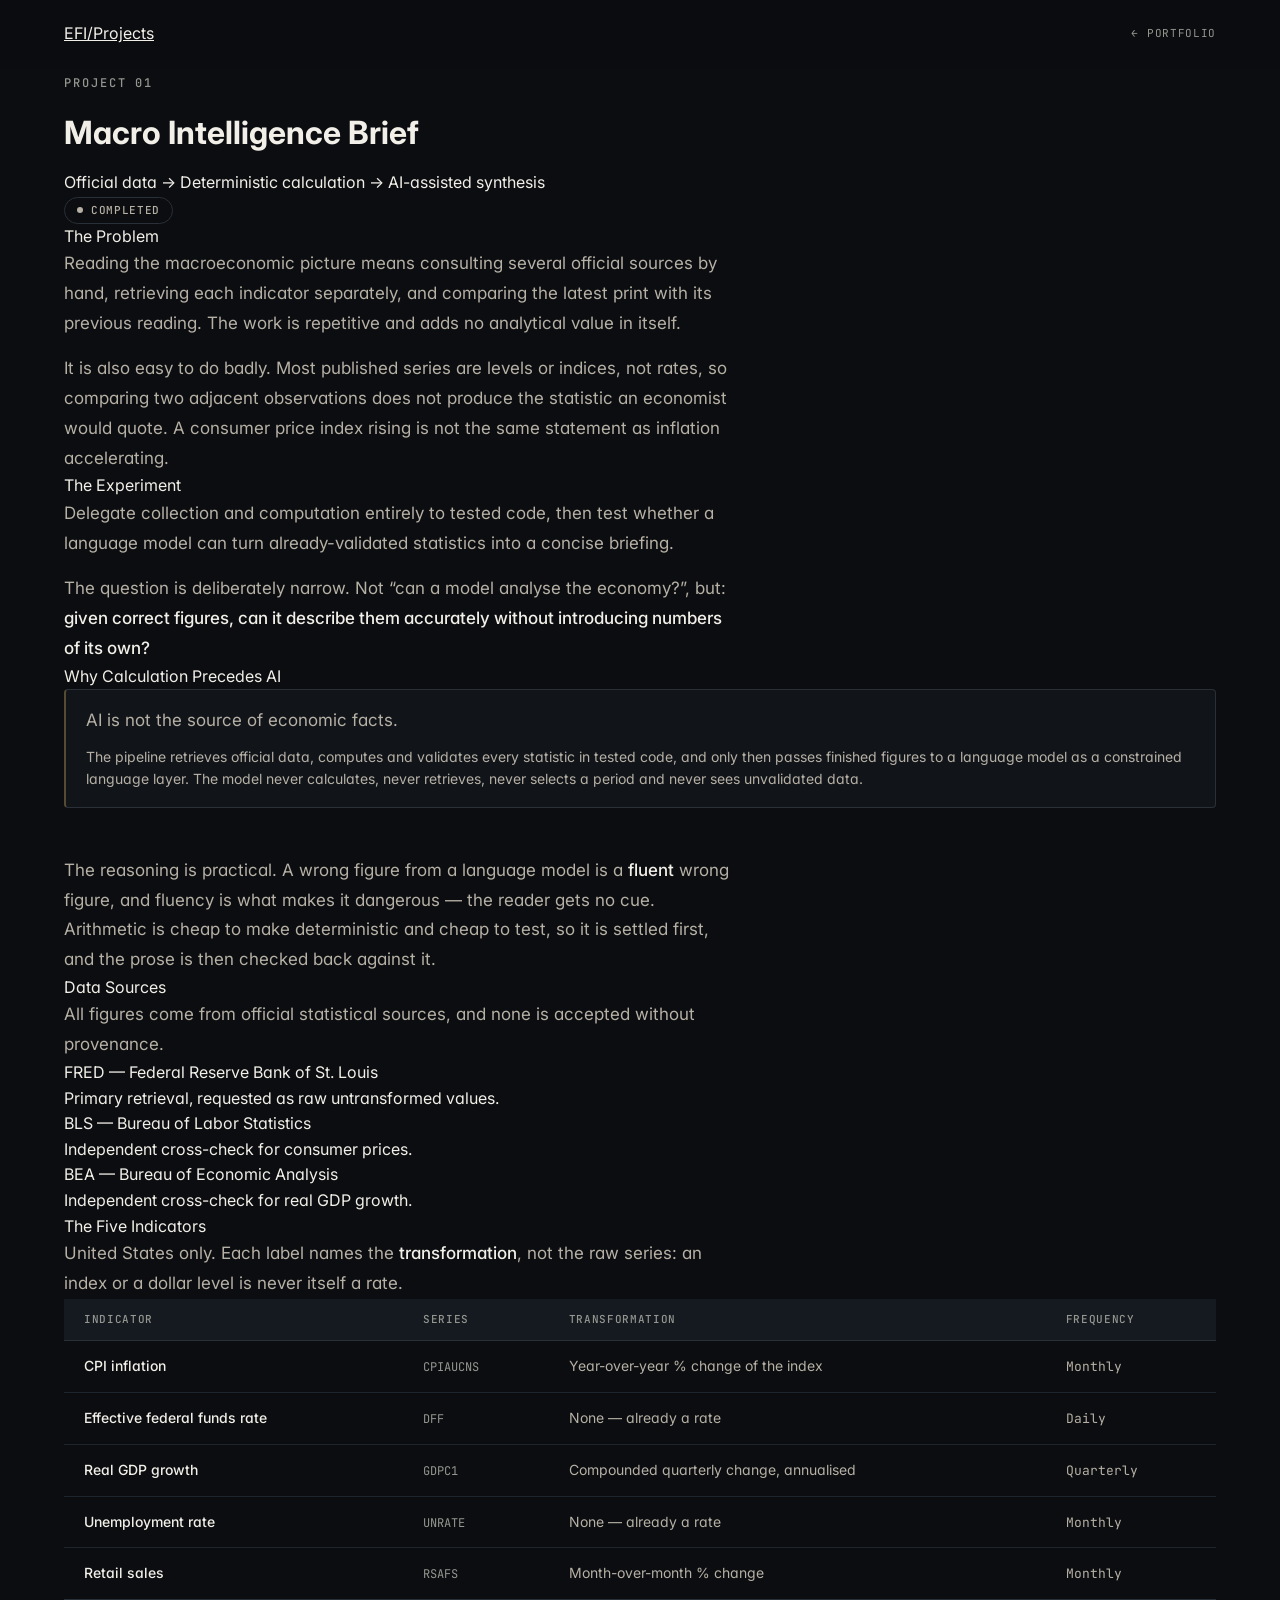
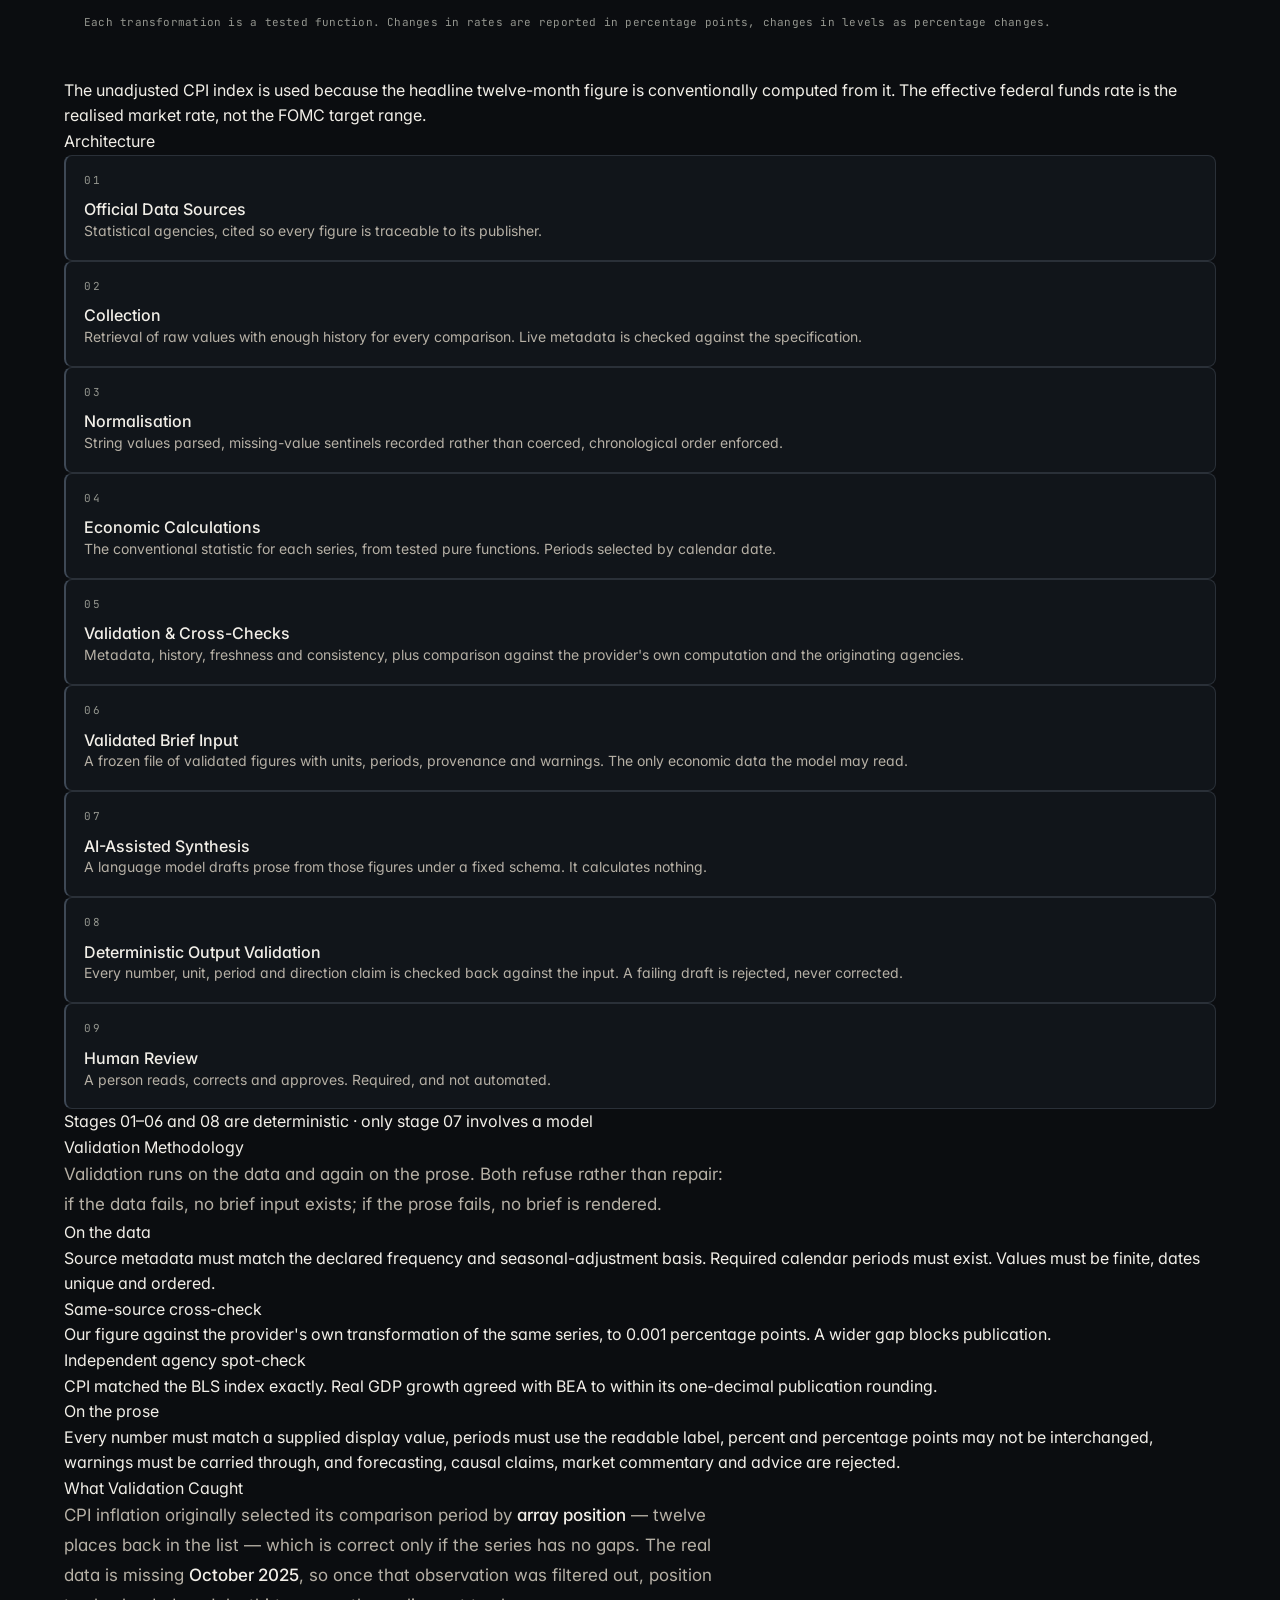
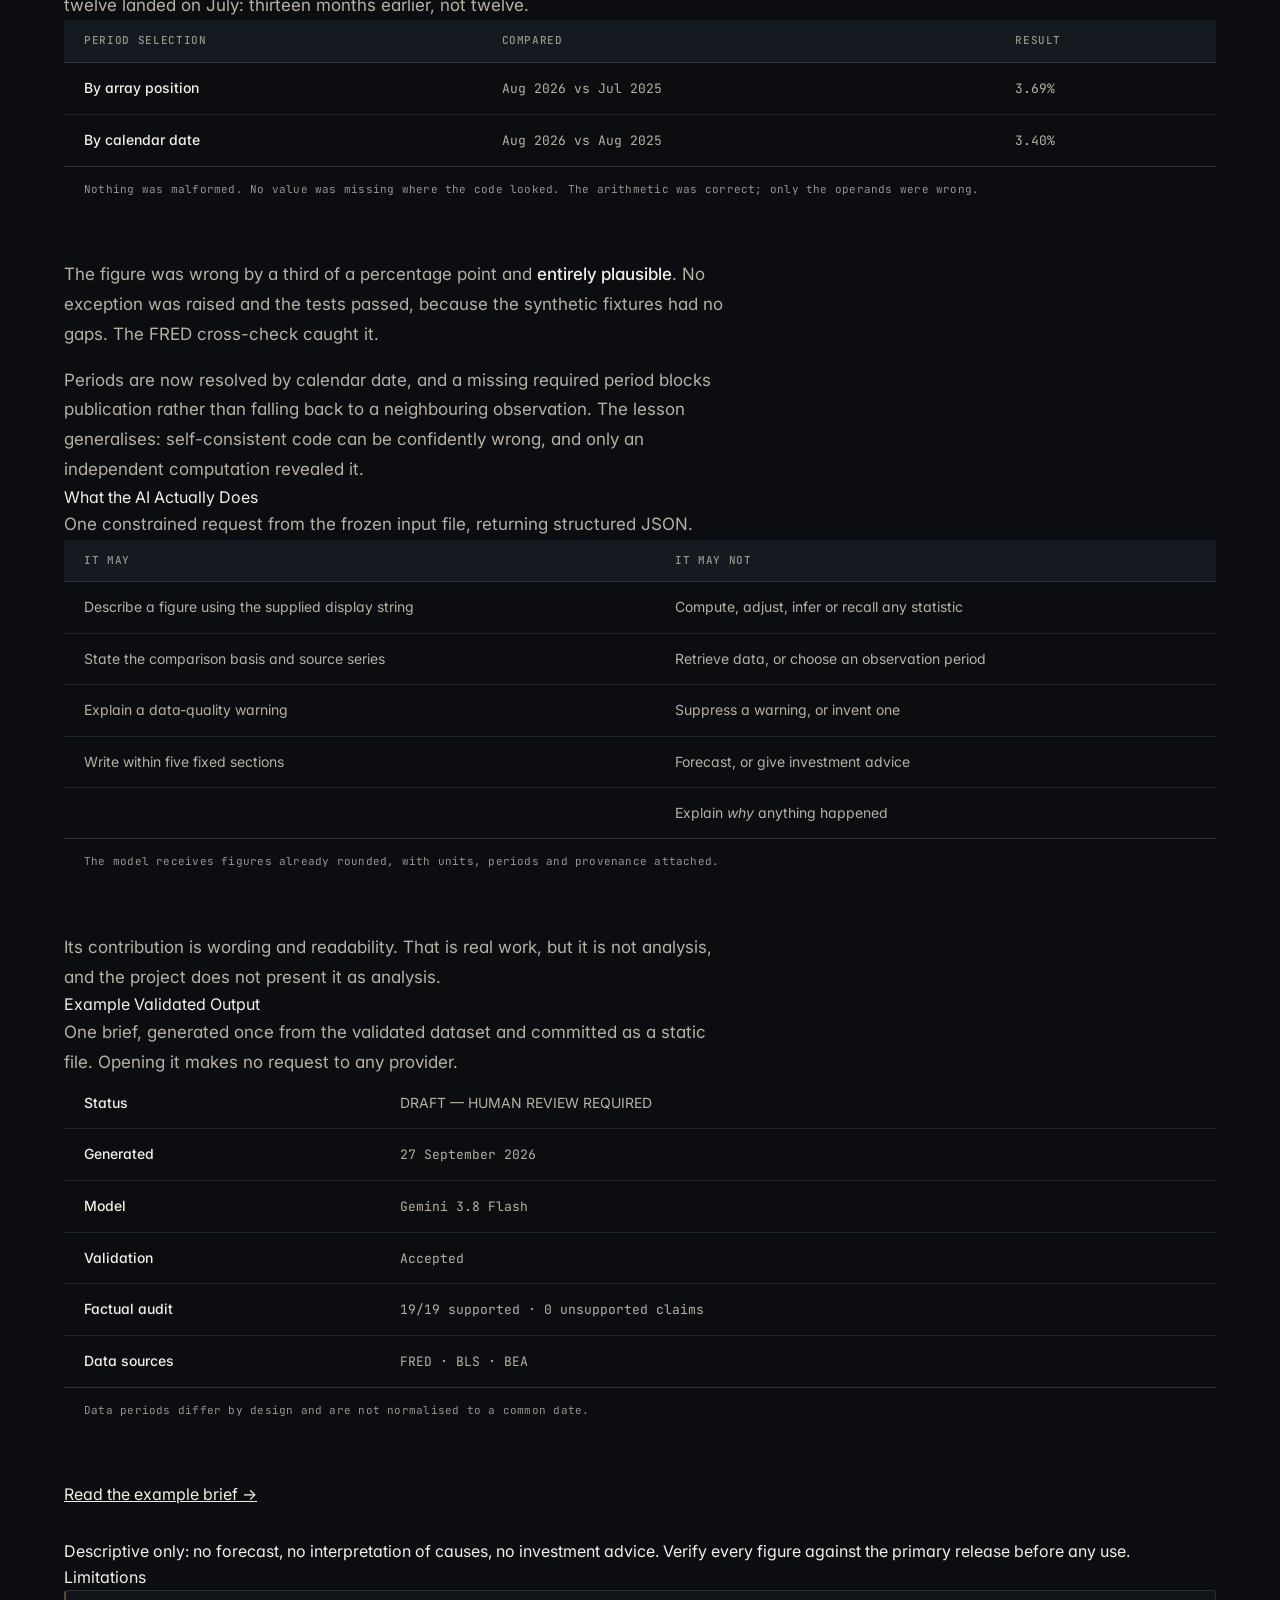
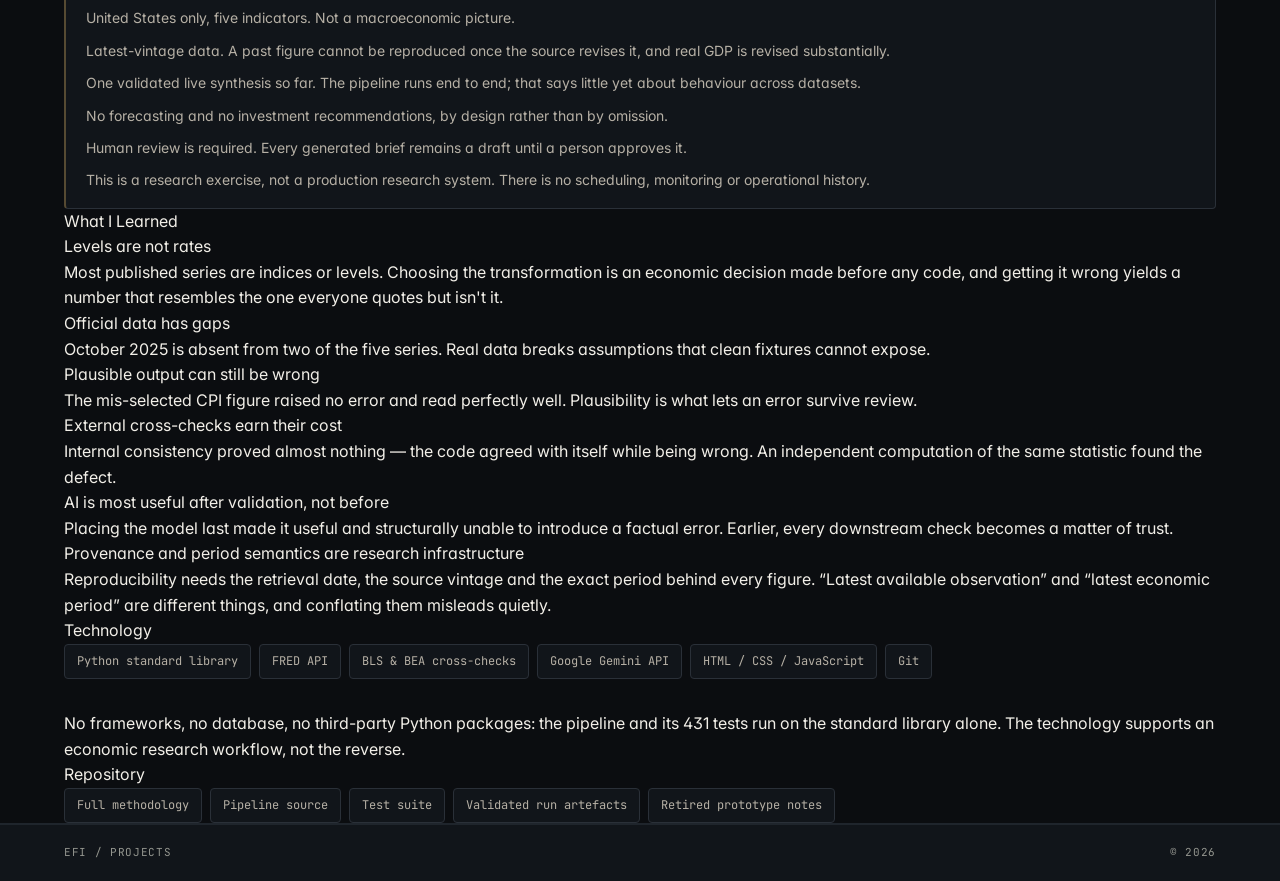
<file: projects/01-macro-intelligence-brief/index.html>
<!DOCTYPE html>
<html lang="en">
<head>
  <meta charset="utf-8">
  <meta name="viewport" content="width=device-width, initial-scale=1">
  <title>Macro Intelligence Brief — Economic &amp; Financial Intelligence Projects</title>
  <meta name="description" content="Project 01 case study: a reproducible reading of the United States macroeconomic picture, where every statistic is computed and validated deterministically before a language model writes a word.">

  <link rel="preconnect" href="https://fonts.googleapis.com">
  <link rel="preconnect" href="https://fonts.gstatic.com" crossorigin>
  <link href="https://fonts.googleapis.com/css2?family=Inter:wght@400;500;600&family=JetBrains+Mono:wght@400;500&display=swap" rel="stylesheet">

  <link rel="stylesheet" href="../../assets/css/base.css">
</head>

<body>

  <!-- ====================================================================
       HEADER
       ==================================================================== -->
  <header class="site-header">
    <div class="container site-header__inner">
      <a class="wordmark" href="../../index.html">EFI<span class="wordmark__sep">/</span>Projects</a>
      <a class="backlink" href="../../index.html"><span aria-hidden="true">&#8592;</span> Portfolio</a>
    </div>
  </header>

  <main id="top">

    <!-- ==================================================================
         PROJECT HEADER
         ================================================================== -->
    <div class="container page-head">
      <div class="project-head rule-below">
        <div>
          <p class="eyebrow">Project 01</p>
          <h1 class="title-lg mt-1">Macro Intelligence Brief</h1>
          <p class="meta mt-1">Official data <span class="arrow" aria-hidden="true">&#8594;</span> Deterministic calculation <span class="arrow" aria-hidden="true">&#8594;</span> AI-assisted synthesis</p>
        </div>
        <span class="pill pill--active"><span class="pill__dot" aria-hidden="true"></span>Completed</span>
      </div>
    </div>

    <!-- ==================================================================
         CASE STUDY BODY
         ================================================================== -->
    <div class="container page-body">
      <dl class="defs">

        <!-- 1. THE PROBLEM -->
        <div class="def-row">
          <dt>The Problem</dt>
          <dd>
            <p class="prose">
              Reading the macroeconomic picture means consulting several official sources by hand,
              retrieving each indicator separately, and comparing the latest print with its previous
              reading. The work is repetitive and adds no analytical value in itself.
            </p>
            <p class="prose">
              It is also easy to do badly. Most published series are levels or indices, not rates, so
              comparing two adjacent observations does not produce the statistic an economist would
              quote. A consumer price index rising is not the same statement as inflation
              accelerating.
            </p>
          </dd>
        </div>

        <!-- 2. THE EXPERIMENT -->
        <div class="def-row">
          <dt>The Experiment</dt>
          <dd>
            <p class="prose">
              Delegate collection and computation entirely to tested code, then test whether a
              language model can turn already-validated statistics into a concise briefing.
            </p>
            <p class="prose">
              The question is deliberately narrow. Not &ldquo;can a model analyse the economy?&rdquo;,
              but: <span class="emphasis">given correct figures, can it describe them accurately
              without introducing numbers of its own?</span>
            </p>
          </dd>
        </div>

        <!-- 3. WHY CALCULATION PRECEDES AI -->
        <div class="def-row">
          <dt>Why Calculation Precedes AI</dt>
          <dd>
            <div class="note note--accent">
              <p><span class="prose emphasis">AI is not the source of economic facts.</span></p>
              <p>
                The pipeline retrieves official data, computes and validates every statistic in tested
                code, and only then passes finished figures to a language model as a constrained
                language layer. The model never calculates, never retrieves, never selects a period and
                never sees unvalidated data.
              </p>
            </div>
            <p class="prose mt-4">
              The reasoning is practical. A wrong figure from a language model is a
              <span class="emphasis">fluent</span> wrong figure, and fluency is what makes it
              dangerous &mdash; the reader gets no cue. Arithmetic is cheap to make deterministic and
              cheap to test, so it is settled first, and the prose is then checked back against it.
            </p>
          </dd>
        </div>

        <!-- 4. DATA SOURCES -->
        <div class="def-row">
          <dt>Data Sources</dt>
          <dd>
            <p class="prose mb-3">
              All figures come from official statistical sources, and none is accepted without
              provenance.
            </p>
            <dl class="indicators indicators--stacked">
              <div><dt>FRED &mdash; Federal Reserve Bank of St. Louis</dt>
              <dd>Primary retrieval, requested as raw untransformed values.</dd></div>
              <div><dt>BLS &mdash; Bureau of Labor Statistics</dt>
              <dd>Independent cross-check for consumer prices.</dd></div>
              <div><dt>BEA &mdash; Bureau of Economic Analysis</dt>
              <dd>Independent cross-check for real GDP growth.</dd></div>
            </dl>
          </dd>
        </div>

        <!-- 5. THE FIVE INDICATORS -->
        <div class="def-row">
          <dt>The Five Indicators</dt>
          <dd>
            <p class="prose mb-3">
              United States only. Each label names the <span class="emphasis">transformation</span>,
              not the raw series: an index or a dollar level is never itself a rate.
            </p>
            <div class="data-table-wrap">
              <table class="data-table">
                <caption>Each transformation is a tested function. Changes in rates are reported in percentage points, changes in levels as percentage changes.</caption>
                <thead>
                  <tr>
                    <th scope="col">Indicator</th><th scope="col">Series</th>
                    <th scope="col">Transformation</th><th scope="col">Frequency</th>
                  </tr>
                </thead>
                <tbody>
                  <tr><td class="name">CPI inflation</td><td class="series">CPIAUCNS</td><td>Year-over-year % change of the index</td><td class="num">Monthly</td></tr>
                  <tr><td class="name">Effective federal funds rate</td><td class="series">DFF</td><td>None &mdash; already a rate</td><td class="num">Daily</td></tr>
                  <tr><td class="name">Real GDP growth</td><td class="series">GDPC1</td><td>Compounded quarterly change, annualised</td><td class="num">Quarterly</td></tr>
                  <tr><td class="name">Unemployment rate</td><td class="series">UNRATE</td><td>None &mdash; already a rate</td><td class="num">Monthly</td></tr>
                  <tr><td class="name">Retail sales</td><td class="series">RSAFS</td><td>Month-over-month % change</td><td class="num">Monthly</td></tr>
                </tbody>
              </table>
            </div>
            <p class="small-print mt-3">
              The unadjusted CPI index is used because the headline twelve-month figure is
              conventionally computed from it. The effective federal funds rate is the realised market
              rate, not the FOMC target range.</p>
          </dd>
        </div>

        <!-- 6. ARCHITECTURE -->
        <div class="def-row">
          <dt>Architecture</dt>
          <dd>
            <ol class="stages">
              <li class="stage stage--terminal">
                <span class="stage__num">01</span>
                <div><p class="stage__name">Official Data Sources</p>
                <p class="stage__desc">Statistical agencies, cited so every figure is traceable to its publisher.</p></div>
              </li>
              <li class="stage">
                <span class="stage__num">02</span>
                <div><p class="stage__name">Collection</p>
                <p class="stage__desc">Retrieval of raw values with enough history for every comparison. Live metadata is checked against the specification.</p></div>
              </li>
              <li class="stage">
                <span class="stage__num">03</span>
                <div><p class="stage__name">Normalisation</p>
                <p class="stage__desc">String values parsed, missing-value sentinels recorded rather than coerced, chronological order enforced.</p></div>
              </li>
              <li class="stage">
                <span class="stage__num">04</span>
                <div><p class="stage__name">Economic Calculations</p>
                <p class="stage__desc">The conventional statistic for each series, from tested pure functions. Periods selected by calendar date.</p></div>
              </li>
              <li class="stage">
                <span class="stage__num">05</span>
                <div><p class="stage__name">Validation &amp; Cross-Checks</p>
                <p class="stage__desc">Metadata, history, freshness and consistency, plus comparison against the provider's own computation and the originating agencies.</p></div>
              </li>
              <li class="stage">
                <span class="stage__num">06</span>
                <div><p class="stage__name">Validated Brief Input</p>
                <p class="stage__desc">A frozen file of validated figures with units, periods, provenance and warnings. The only economic data the model may read.</p></div>
              </li>
              <li class="stage">
                <span class="stage__num">07</span>
                <div><p class="stage__name">AI-Assisted Synthesis</p>
                <p class="stage__desc">A language model drafts prose from those figures under a fixed schema. It calculates nothing.</p></div>
              </li>
              <li class="stage">
                <span class="stage__num">08</span>
                <div><p class="stage__name">Deterministic Output Validation</p>
                <p class="stage__desc">Every number, unit, period and direction claim is checked back against the input. A failing draft is rejected, never corrected.</p></div>
              </li>
              <li class="stage stage--terminal">
                <span class="stage__num">09</span>
                <div><p class="stage__name">Human Review</p>
                <p class="stage__desc">A person reads, corrects and approves. Required, and not automated.</p></div>
              </li>
            </ol>
            <p class="diagram-caption">Stages 01&ndash;06 and 08 are deterministic &middot; only stage 07 involves a model</p>
          </dd>
        </div>

        <!-- 7. VALIDATION METHODOLOGY -->
        <div class="def-row">
          <dt>Validation Methodology</dt>
          <dd>
            <p class="prose mb-3">
              Validation runs on the data and again on the prose. Both refuse rather than repair: if the
              data fails, no brief input exists; if the prose fails, no brief is rendered.
            </p>
            <dl class="indicators indicators--stacked">
              <div><dt>On the data</dt>
              <dd>Source metadata must match the declared frequency and seasonal-adjustment basis. Required calendar periods must exist. Values must be finite, dates unique and ordered.</dd></div>
              <div><dt>Same-source cross-check</dt>
              <dd>Our figure against the provider's own transformation of the same series, to 0.001 percentage points. A wider gap blocks publication.</dd></div>
              <div><dt>Independent agency spot-check</dt>
              <dd>CPI matched the BLS index exactly. Real GDP growth agreed with BEA to within its one-decimal publication rounding.</dd></div>
              <div><dt>On the prose</dt>
              <dd>Every number must match a supplied display value, periods must use the readable label, percent and percentage points may not be interchanged, warnings must be carried through, and forecasting, causal claims, market commentary and advice are rejected.</dd></div>
            </dl>
          </dd>
        </div>

        <!-- The bug story -->
        <div class="def-row">
          <dt>What Validation Caught</dt>
          <dd>
            <p class="prose">
              CPI inflation originally selected its comparison period by <span class="emphasis">array
              position</span> &mdash; twelve places back in the list &mdash; which is correct only if the
              series has no gaps. The real data is missing <span class="emphasis">October 2025</span>, so
              once that observation was filtered out, position twelve landed on July: thirteen months
              earlier, not twelve.
            </p>
            <div class="data-table-wrap">
              <table class="data-table">
                <caption>Nothing was malformed. No value was missing where the code looked. The arithmetic was correct; only the operands were wrong.</caption>
                <thead><tr><th scope="col">Period selection</th><th scope="col">Compared</th><th scope="col">Result</th></tr></thead>
                <tbody>
                  <tr><td class="name">By array position</td><td class="num">Aug 2026 vs Jul 2025</td><td class="num">3.69%</td></tr>
                  <tr><td class="name">By calendar date</td><td class="num">Aug 2026 vs Aug 2025</td><td class="num">3.40%</td></tr>
                </tbody>
              </table>
            </div>
            <p class="prose mt-4">
              The figure was wrong by a third of a percentage point and
              <span class="emphasis">entirely plausible</span>. No exception was raised and the tests
              passed, because the synthetic fixtures had no gaps. The FRED cross-check caught it.
            </p>
            <p class="prose">
              Periods are now resolved by calendar date, and a missing required period blocks
              publication rather than falling back to a neighbouring observation. The lesson
              generalises: self-consistent code can be confidently wrong, and only an independent
              computation revealed it.
            </p>
          </dd>
        </div>

        <!-- 8. WHAT THE AI ACTUALLY DOES -->
        <div class="def-row">
          <dt>What the AI Actually Does</dt>
          <dd>
            <p class="prose mb-3">
              One constrained request from the frozen input file, returning structured JSON.
            </p>
            <div class="data-table-wrap">
              <table class="data-table">
                <caption>The model receives figures already rounded, with units, periods and provenance attached.</caption>
                <thead><tr><th scope="col">It may</th><th scope="col">It may not</th></tr></thead>
                <tbody>
                  <tr><td>Describe a figure using the supplied display string</td><td>Compute, adjust, infer or recall any statistic</td></tr>
                  <tr><td>State the comparison basis and source series</td><td>Retrieve data, or choose an observation period</td></tr>
                  <tr><td>Explain a data-quality warning</td><td>Suppress a warning, or invent one</td></tr>
                  <tr><td>Write within five fixed sections</td><td>Forecast, or give investment advice</td></tr>
                  <tr><td>&nbsp;</td><td>Explain <em>why</em> anything happened</td></tr>
                </tbody>
              </table>
            </div>
            <p class="prose mt-4">
              Its contribution is wording and readability. That is real work, but it is not analysis,
              and the project does not present it as analysis.
            </p>
          </dd>
        </div>

        <!-- 9. EXAMPLE VALIDATED OUTPUT -->
        <div class="def-row">
          <dt>Example Validated Output</dt>
          <dd>
            <p class="prose mb-3">
              One brief, generated once from the validated dataset and committed as a static file.
              Opening it makes no request to any provider.</p>
            <div class="data-table-wrap">
              <table class="data-table">
                <caption>Data periods differ by design and are not normalised to a common date.</caption>
                <tbody>
                  <tr><td class="name">Status</td><td>DRAFT &mdash; HUMAN REVIEW REQUIRED</td></tr>
                  <tr><td class="name">Generated</td><td class="num">27 September 2026</td></tr>
                  <tr><td class="name">Model</td><td class="num">Gemini 3.8 Flash</td></tr>
                  <tr><td class="name">Validation</td><td class="num">Accepted</td></tr>
                  <tr><td class="name">Factual audit</td><td class="num">19/19 supported &middot; 0 unsupported claims</td></tr>
                  <tr><td class="name">Data sources</td><td class="num">FRED &middot; BLS &middot; BEA</td></tr>
                </tbody>
              </table>
            </div>
            <p class="mt-4">
              <a class="link-rule" href="data/reference/phase2-first-real-run/derived/brief.html">
                Read the example brief <span aria-hidden="true">&#8594;</span>
              </a>
            </p>
            <p class="small-print mt-3">
              Descriptive only: no forecast, no interpretation of causes, no investment advice. Verify
              every figure against the primary release before any use.
            </p>
          </dd>
        </div>

        <!-- 10. LIMITATIONS -->
        <div class="def-row">
          <dt>Limitations</dt>
          <dd>
            <div class="note">
              <p>United States only, five indicators. Not a macroeconomic picture.</p>
              <p>Latest-vintage data. A past figure cannot be reproduced once the source revises it,
              and real GDP is revised substantially.</p>
              <p>One validated live synthesis so far. The pipeline runs end to end; that says little
              yet about behaviour across datasets.</p>
              <p>No forecasting and no investment recommendations, by design rather than by omission.</p>
              <p>Human review is required. Every generated brief remains a draft until a person
              approves it.</p>
              <p>This is a research exercise, not a production research system. There is no
              scheduling, monitoring or operational history.</p>
            </div>
          </dd>
        </div>

        <!-- 11. WHAT I LEARNED -->
        <div class="def-row">
          <dt>What I Learned</dt>
          <dd>
            <dl class="indicators indicators--stacked">
              <div>
                <dt>Levels are not rates</dt>
                <dd>Most published series are indices or levels. Choosing the transformation is an economic decision made before any code, and getting it wrong yields a number that resembles the one everyone quotes but isn't it.</dd>
              </div>
              <div>
                <dt>Official data has gaps</dt>
                <dd>October 2025 is absent from two of the five series. Real data breaks assumptions that clean fixtures cannot expose.</dd>
              </div>
              <div>
                <dt>Plausible output can still be wrong</dt>
                <dd>The mis-selected CPI figure raised no error and read perfectly well. Plausibility is what lets an error survive review.</dd>
              </div>
              <div>
                <dt>External cross-checks earn their cost</dt>
                <dd>Internal consistency proved almost nothing &mdash; the code agreed with itself while being wrong. An independent computation of the same statistic found the defect.</dd>
              </div>
              <div>
                <dt>AI is most useful after validation, not before</dt>
                <dd>Placing the model last made it useful and structurally unable to introduce a factual error. Earlier, every downstream check becomes a matter of trust.</dd>
              </div>
              <div>
                <dt>Provenance and period semantics are research infrastructure</dt>
                <dd>Reproducibility needs the retrieval date, the source vintage and the exact period behind every figure. &ldquo;Latest available observation&rdquo; and &ldquo;latest economic period&rdquo; are different things, and conflating them misleads quietly.</dd>
              </div>
            </dl>
          </dd>
        </div>

        <!-- TECHNOLOGY -->
        <div class="def-row">
          <dt>Technology</dt>
          <dd>
            <ul class="chips">
              <li class="chip">Python standard library</li>
              <li class="chip">FRED API</li>
              <li class="chip">BLS &amp; BEA cross-checks</li>
              <li class="chip">Google Gemini API</li>
              <li class="chip">HTML / CSS / JavaScript</li>
              <li class="chip">Git</li>
            </ul>
            <p class="small-print mt-3">
              No frameworks, no database, no third-party Python packages: the pipeline and its 431 tests
              run on the standard library alone. The technology supports an economic research workflow,
              not the reverse.
            </p>
          </dd>
        </div>

        <!-- REPOSITORY -->
        <div class="def-row">
          <dt>Repository</dt>
          <dd>
            <ul class="chips">
              <li class="chip"><a href="README.md">Full methodology</a></li>
              <li class="chip"><a href="src/">Pipeline source</a></li>
              <li class="chip"><a href="tests/">Test suite</a></li>
              <li class="chip"><a href="data/reference/phase2-first-real-run/">Validated run artefacts</a></li>
              <li class="chip"><a href="../../legacy/n8n/README.md">Retired prototype notes</a></li>
            </ul>
          </dd>
        </div>

      </dl>
    </div>

  </main>

  <!-- ====================================================================
       FOOTER
       ==================================================================== -->
  <footer class="site-footer">
    <div class="site-footer__bar">
      <div class="container">
        <span><a href="../../index.html">EFI / Projects</a></span>
        <span class="tnum">&copy; <span data-current-year>2026</span></span>
      </div>
    </div>
  </footer>

  <script src="../../assets/js/site.js"></script>
</body>
</html>
</file>
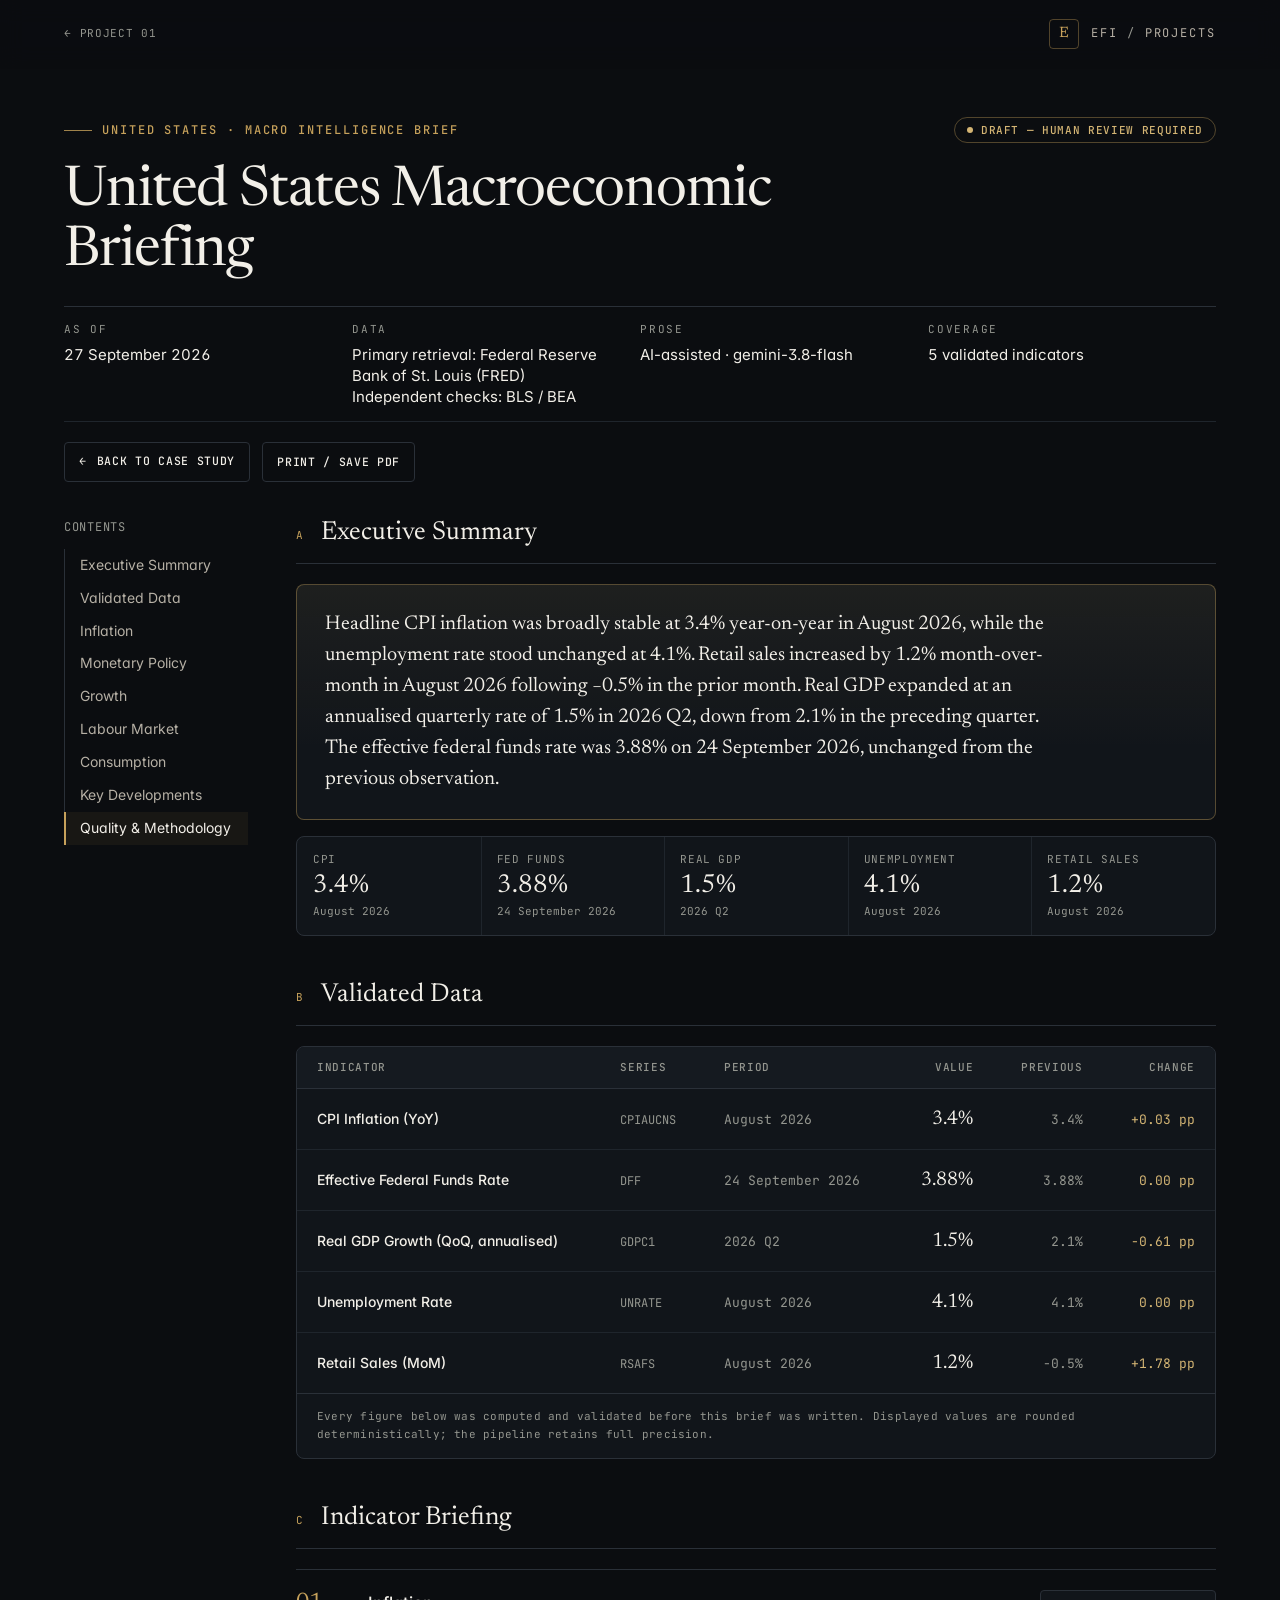
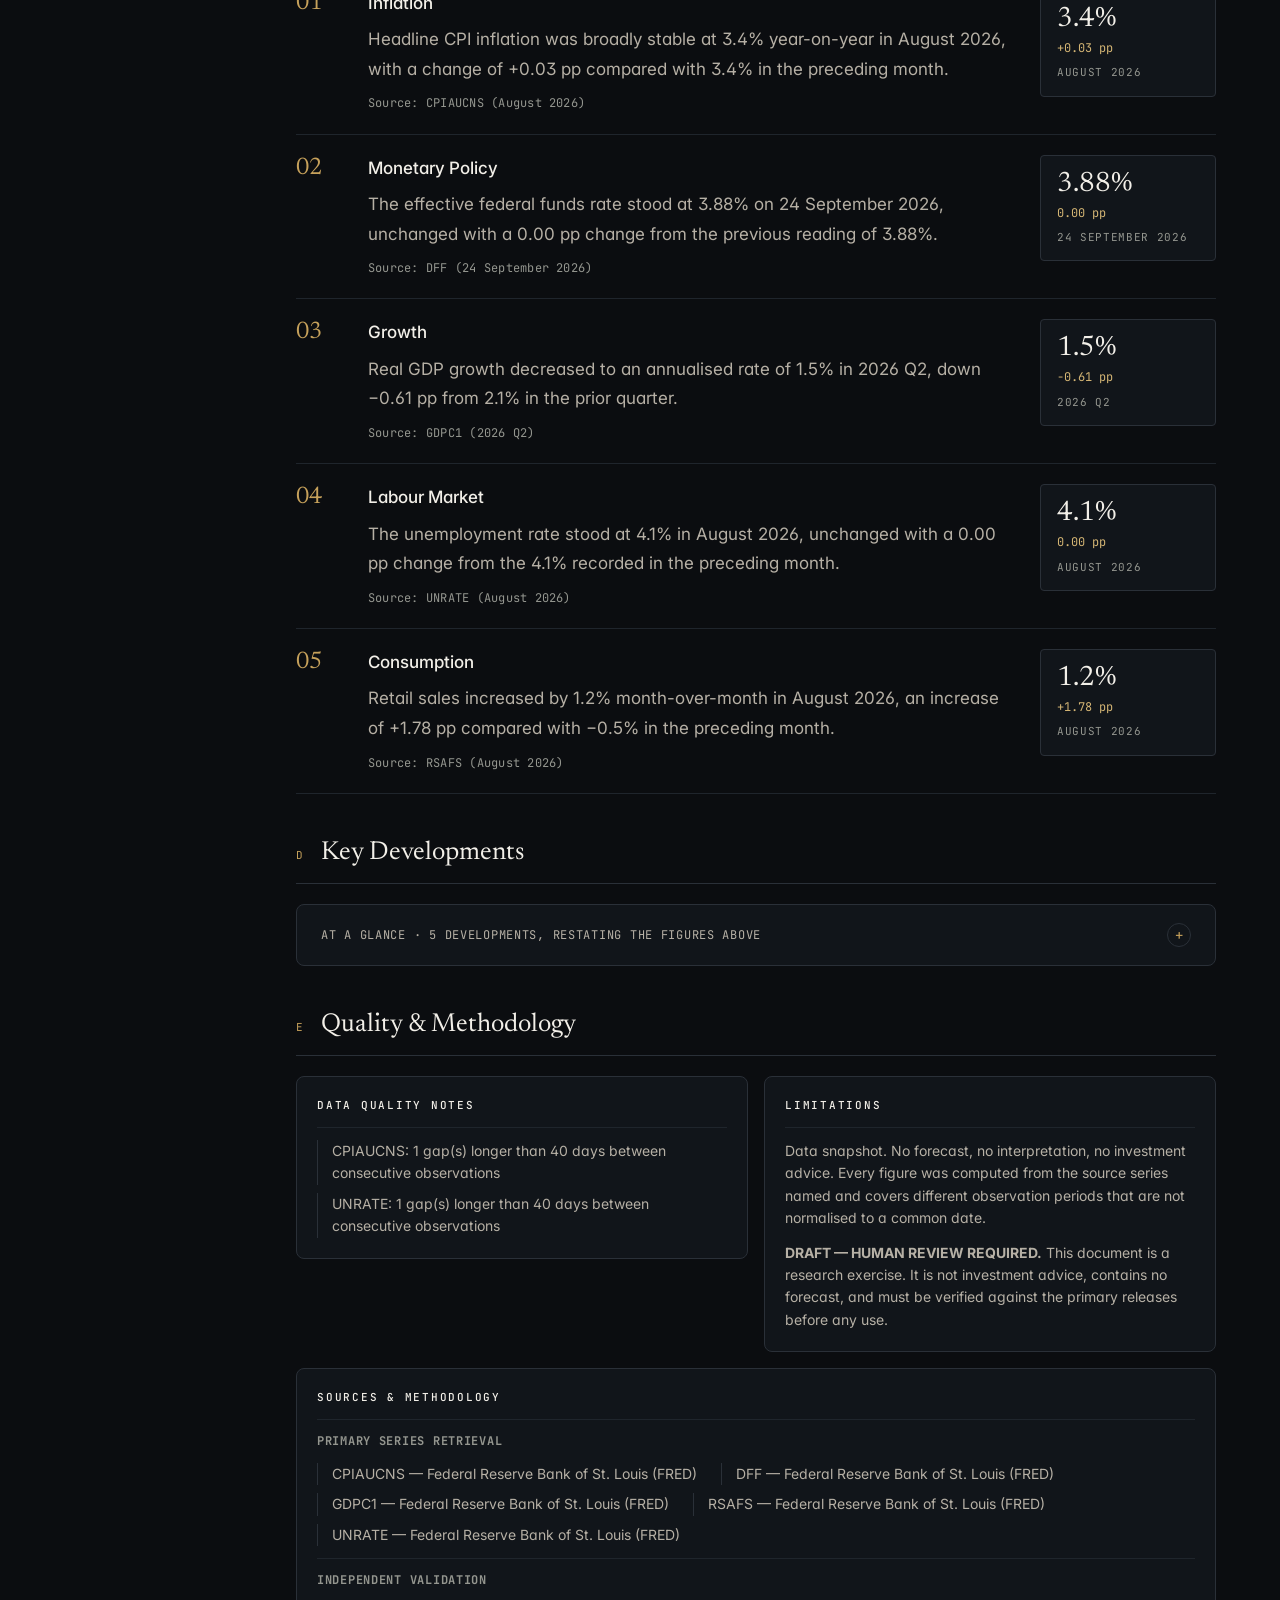
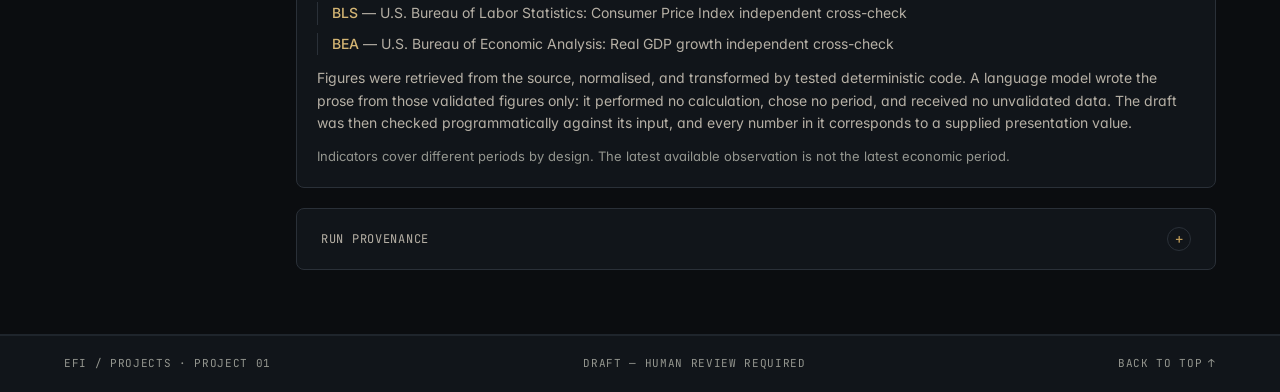
<file: 01 - Macro Intelligence Brief/derived/brief.html>
<!DOCTYPE html>
<html lang="en" class="no-js">
<head>
  <meta charset="utf-8">
  <meta name="viewport" content="width=device-width, initial-scale=1">
  <title>United States Macroeconomic Briefing</title>
  <meta name="description" content="Descriptive macroeconomic briefing generated from validated source data. Draft, pending human review.">
  <meta name="theme-color" content="#0B0D10">
  <link rel="icon" href="data:image/svg+xml,%3Csvg xmlns='http://www.w3.org/2000/svg' viewBox='0 0 32 32'%3E%3Crect width='32' height='32' rx='4' fill='%230B0D10'/%3E%3Crect x='3.5' y='3.5' width='25' height='25' rx='3' fill='none' stroke='%23C6A15B'/%3E%3Ctext x='16' y='22' font-family='Georgia,serif' font-size='16' fill='%23C6A15B' text-anchor='middle'%3EE%3C/text%3E%3C/svg%3E">
  <link rel="preconnect" href="https://fonts.googleapis.com">
  <link rel="preconnect" href="https://fonts.gstatic.com" crossorigin>
  <link href="https://fonts.googleapis.com/css2?family=Inter:wght@400;500;600&family=JetBrains+Mono:wght@400;500&family=Newsreader:ital,opsz,wght@0,6..72,400;1,6..72,400&display=swap" rel="stylesheet">
  <link rel="stylesheet" href="../../assets/css/base.css">
</head>
<body>
  <a class="skip-link" href="#main">Skip to content</a>

  <header class="site-header">
    <div class="container site-header__inner">
      <a class="backlink" href="../index.html"><span class="backlink__arrow" aria-hidden="true">&#8592;</span> Project 01</a>
      <a class="brand" href="../../index.html">
        <span class="brand__mark" aria-hidden="true">E</span>
        <span class="brand__text">EFI <span>/</span> Projects</span>
      </a>
    </div>
    <span class="progress" aria-hidden="true"></span>
  </header>

  <main id="main">
    <div class="container brief-head">
      <div class="brief-head__top">
        <p class="eyebrow eyebrow--gold eyebrow--rule">United States &middot; Macro Intelligence Brief</p>
        <span class="pill pill--draft"><span class="pill__dot" aria-hidden="true"></span>DRAFT — HUMAN REVIEW REQUIRED</span>
      </div>
      <h1 class="display-lg brief-head__title">United States Macroeconomic Briefing</h1>
      <div class="brief-head__meta">
        <dl class="meta-grid">
          <div><dt>As of</dt><dd class="tnum">27 September 2026</dd></div>
          <div><dt>Data</dt><dd>Primary retrieval: Federal Reserve Bank of St. Louis (FRED)<br>Independent checks: BLS / BEA</dd></div>
          <div><dt>Prose</dt><dd>AI-assisted &middot; gemini-3.8-flash</dd></div>
          <div><dt>Coverage</dt><dd class="tnum">5 validated indicators</dd></div>
        </dl>
      </div>
      <div class="btn-group brief-actions">
        <a class="btn btn--ghost btn--sm" href="../index.html"><span aria-hidden="true">&#8592;</span> Back to case study</a>
        <button class="btn btn--ghost btn--sm" type="button" data-print hidden>Print / Save PDF</button>
      </div>
    </div>

    <div class="container brief-layout">
      <nav class="brief-toc" aria-label="Brief contents">
        <p class="label">Contents</p>
        <ol class="mt-1">
          <li><a href="#summary">Executive Summary</a></li>
          <li><a href="#data">Validated Data</a></li>
          <li><a href="#s-inflation">Inflation</a></li><li><a href="#s-monetary-policy">Monetary Policy</a></li><li><a href="#s-growth">Growth</a></li><li><a href="#s-labour-market">Labour Market</a></li><li><a href="#s-consumption">Consumption</a></li>
          <li><a href="#developments">Key Developments</a></li>
          <li><a href="#notes">Quality &amp; Methodology</a></li>
        </ol>
      </nav>

      <div>
        <section class="brief-block" id="summary" aria-labelledby="h-summary">
          <div class="brief-block__head"><span class="section-num">A</span><h2 class="brief-block__title" id="h-summary">Executive Summary</h2></div>
          <div class="summary-panel"><p class="prose">Headline CPI inflation was broadly stable at 3.4% year-on-year in August 2026, while the unemployment rate stood unchanged at 4.1%. Retail sales increased by 1.2% month-over-month in August 2026 following −0.5% in the prior month. Real GDP expanded at an annualised quarterly rate of 1.5% in 2026 Q2, down from 2.1% in the preceding quarter. The effective federal funds rate was 3.88% on 24 September 2026, unchanged from the previous observation.</p></div>
          <ul class="snapshot" aria-label="Snapshot of the validated figures"><li class="snapshot__item"><span class="snapshot__label">CPI</span><span class="snapshot__value">3.4%</span><span class="snapshot__period">August 2026</span></li><li class="snapshot__item"><span class="snapshot__label">Fed Funds</span><span class="snapshot__value">3.88%</span><span class="snapshot__period">24 September 2026</span></li><li class="snapshot__item"><span class="snapshot__label">Real GDP</span><span class="snapshot__value">1.5%</span><span class="snapshot__period">2026 Q2</span></li><li class="snapshot__item"><span class="snapshot__label">Unemployment</span><span class="snapshot__value">4.1%</span><span class="snapshot__period">August 2026</span></li><li class="snapshot__item"><span class="snapshot__label">Retail Sales</span><span class="snapshot__value">1.2%</span><span class="snapshot__period">August 2026</span></li></ul>
        </section>

        <section class="brief-block" id="data" aria-labelledby="h-data">
          <div class="brief-block__head"><span class="section-num">B</span><h2 class="brief-block__title" id="h-data">Validated Data</h2></div>
          <div class="table-wrap table-wrap--stack">
            <table class="data-table data-table--stack">
              <caption>Every figure below was computed and validated before this brief was written. Displayed values are rounded deterministically; the pipeline retains full precision.</caption>
              <thead><tr>
                <th scope="col">Indicator</th><th scope="col">Series</th>
                <th scope="col">Period</th><th scope="col" class="num-col">Value</th>
                <th scope="col" class="num-col">Previous</th><th scope="col" class="num-col">Change</th>
              </tr></thead>
              <tbody><tr><td class="name">CPI Inflation (YoY)</td><td class="series">CPIAUCNS</td><td class="num period" data-label="Period">August 2026</td><td class="value num-col" data-label="Value">3.4%</td><td class="num num-col prev" data-label="Previous">3.4%</td><td class="change num-col" data-label="Change">+0.03 pp</td></tr><tr><td class="name">Effective Federal Funds Rate</td><td class="series">DFF</td><td class="num period" data-label="Period">24 September 2026</td><td class="value num-col" data-label="Value">3.88%</td><td class="num num-col prev" data-label="Previous">3.88%</td><td class="change num-col" data-label="Change">0.00 pp</td></tr><tr><td class="name">Real GDP Growth (QoQ, annualised)</td><td class="series">GDPC1</td><td class="num period" data-label="Period">2026 Q2</td><td class="value num-col" data-label="Value">1.5%</td><td class="num num-col prev" data-label="Previous">2.1%</td><td class="change num-col" data-label="Change">−0.61 pp</td></tr><tr><td class="name">Unemployment Rate</td><td class="series">UNRATE</td><td class="num period" data-label="Period">August 2026</td><td class="value num-col" data-label="Value">4.1%</td><td class="num num-col prev" data-label="Previous">4.1%</td><td class="change num-col" data-label="Change">0.00 pp</td></tr><tr><td class="name">Retail Sales (MoM)</td><td class="series">RSAFS</td><td class="num period" data-label="Period">August 2026</td><td class="value num-col" data-label="Value">1.2%</td><td class="num num-col prev" data-label="Previous">−0.5%</td><td class="change num-col" data-label="Change">+1.78 pp</td></tr></tbody>
            </table>
          </div>
        </section>

        <section class="brief-block" aria-labelledby="h-narrative">
          <div class="brief-block__head"><span class="section-num">C</span><h2 class="brief-block__title" id="h-narrative">Indicator Briefing</h2></div>
          <ol class="narrative"><li class="narrative__item" id="s-inflation"><span class="narrative__num" aria-hidden="true">01</span><div><h3 class="narrative__title">Inflation</h3><p class="prose">Headline CPI inflation was broadly stable at 3.4% year-on-year in August 2026, with a change of +0.03 pp compared with 3.4% in the preceding month.</p><p class="narrative__source">Source: CPIAUCNS (August 2026)</p></div><div class="narrative__figure"><span class="narrative__value">3.4%</span><span class="narrative__change">+0.03 pp</span><span class="narrative__period">August 2026</span></div></li><li class="narrative__item" id="s-monetary-policy"><span class="narrative__num" aria-hidden="true">02</span><div><h3 class="narrative__title">Monetary Policy</h3><p class="prose">The effective federal funds rate stood at 3.88% on 24 September 2026, unchanged with a 0.00 pp change from the previous reading of 3.88%.</p><p class="narrative__source">Source: DFF (24 September 2026)</p></div><div class="narrative__figure"><span class="narrative__value">3.88%</span><span class="narrative__change">0.00 pp</span><span class="narrative__period">24 September 2026</span></div></li><li class="narrative__item" id="s-growth"><span class="narrative__num" aria-hidden="true">03</span><div><h3 class="narrative__title">Growth</h3><p class="prose">Real GDP growth decreased to an annualised rate of 1.5% in 2026 Q2, down −0.61 pp from 2.1% in the prior quarter.</p><p class="narrative__source">Source: GDPC1 (2026 Q2)</p></div><div class="narrative__figure"><span class="narrative__value">1.5%</span><span class="narrative__change">−0.61 pp</span><span class="narrative__period">2026 Q2</span></div></li><li class="narrative__item" id="s-labour-market"><span class="narrative__num" aria-hidden="true">04</span><div><h3 class="narrative__title">Labour Market</h3><p class="prose">The unemployment rate stood at 4.1% in August 2026, unchanged with a 0.00 pp change from the 4.1% recorded in the preceding month.</p><p class="narrative__source">Source: UNRATE (August 2026)</p></div><div class="narrative__figure"><span class="narrative__value">4.1%</span><span class="narrative__change">0.00 pp</span><span class="narrative__period">August 2026</span></div></li><li class="narrative__item" id="s-consumption"><span class="narrative__num" aria-hidden="true">05</span><div><h3 class="narrative__title">Consumption</h3><p class="prose">Retail sales increased by 1.2% month-over-month in August 2026, an increase of +1.78 pp compared with −0.5% in the preceding month.</p><p class="narrative__source">Source: RSAFS (August 2026)</p></div><div class="narrative__figure"><span class="narrative__value">1.2%</span><span class="narrative__change">+1.78 pp</span><span class="narrative__period">August 2026</span></div></li></ol>
        </section>

        <section class="brief-block" id="developments" aria-labelledby="h-developments">
          <div class="brief-block__head"><span class="section-num">D</span><h2 class="brief-block__title" id="h-developments">Key Developments</h2></div>
          <details class="accordion" data-print-open>
            <summary>At a glance &middot; 5 developments, restating the figures above</summary>
            <div class="accordion__body">
              <ol class="dev-list dev-list--compact"><li>CPI inflation was broadly stable at 3.4% year-on-year in August 2026 (+0.03 pp change).</li><li>The effective federal funds rate was unchanged at 3.88% on 24 September 2026 (0.00 pp change).</li><li>Real GDP growth decreased to 1.5% annualised in 2026 Q2 (−0.61 pp change from 2.1%).</li><li>The unemployment rate was unchanged at 4.1% in August 2026 (0.00 pp change).</li><li>Retail sales increased by 1.2% month-over-month in August 2026 (+1.78 pp change from −0.5%).</li></ol>
            </div>
          </details>
        </section>

        <section class="brief-block" id="notes" aria-labelledby="h-notes">
          <div class="brief-block__head"><span class="section-num">E</span><h2 class="brief-block__title" id="h-notes">Quality &amp; Methodology</h2></div>
          <div class="aux-grid">
            <div class="aux">
              <h3 class="aux__title">Data Quality Notes</h3>
              <ul class="aux__list"><li>CPIAUCNS: 1 gap(s) longer than 40 days between consecutive observations</li><li>UNRATE: 1 gap(s) longer than 40 days between consecutive observations</li></ul>
            </div>
            <div class="aux">
              <h3 class="aux__title">Limitations</h3>
              <p class="prose">Data snapshot. No forecast, no interpretation, no investment advice. Every figure was computed from the source series named and covers different observation periods that are not normalised to a common date.</p>
              <p><strong>DRAFT — HUMAN REVIEW REQUIRED.</strong>
              This document is a research exercise. It is not investment advice, contains no
              forecast, and must be verified against the primary releases before any use.</p>
            </div>
            <div class="aux aux--wide">
              <h3 class="aux__title">Sources &amp; Methodology</h3>
              <h4 class="label">Primary series retrieval</h4>
              <ul class="aux__list"><li>CPIAUCNS — Federal Reserve Bank of St. Louis (FRED)</li><li>DFF — Federal Reserve Bank of St. Louis (FRED)</li><li>GDPC1 — Federal Reserve Bank of St. Louis (FRED)</li><li>RSAFS — Federal Reserve Bank of St. Louis (FRED)</li><li>UNRATE — Federal Reserve Bank of St. Louis (FRED)</li></ul>
              <h4 class="label aux__subhead">Independent validation</h4>
              <ul class="aux__list aux__list--checks"><li><span class="emphasis">BLS</span> — U.S. Bureau of Labor Statistics: Consumer Price Index independent cross-check</li><li><span class="emphasis">BEA</span> — U.S. Bureau of Economic Analysis: Real GDP growth independent cross-check</li></ul>
              <p>Figures were retrieved from the source, normalised, and transformed
              by tested deterministic code. A language model wrote the prose from those validated
              figures only: it performed no calculation, chose no period, and received no
              unvalidated data. The draft was then checked programmatically against its input, and
              every number in it corresponds to a supplied presentation value.</p>
              <p class="small">Indicators cover different periods by design. The latest
              available observation is not the latest economic period.</p>
            </div>
          </div>
          <details class="accordion mt-2">
            <summary>Run provenance</summary>
            <div class="accordion__body">
              <p class="small">
                Run phase2-20260927T000634Z-b7ea4089 &middot; retrieved 2026-09-27T00:06:34.170846+00:00 &middot;
                raw payloads preserved at data/reference/phase2-first-real-run &middot;
                model gemini-3.8-flash &middot;
                prompt synthesis-v1
              </p>
            </div>
          </details>
        </section>
      </div>
    </div>
  </main>

  <footer class="site-footer">
    <div class="site-footer__bar"><div class="container">
      <span><a href="../../index.html">EFI / Projects</a> &middot; <a href="../index.html">Project 01</a></span>
      <span class="tnum">DRAFT — HUMAN REVIEW REQUIRED</span>
      <a class="back-to-top no-print" href="#main">Back to top <span aria-hidden="true">&#8593;</span></a>
    </div></div>
  </footer>

  <script src="../../assets/js/site.js"></script>
</body>
</html>
</file>
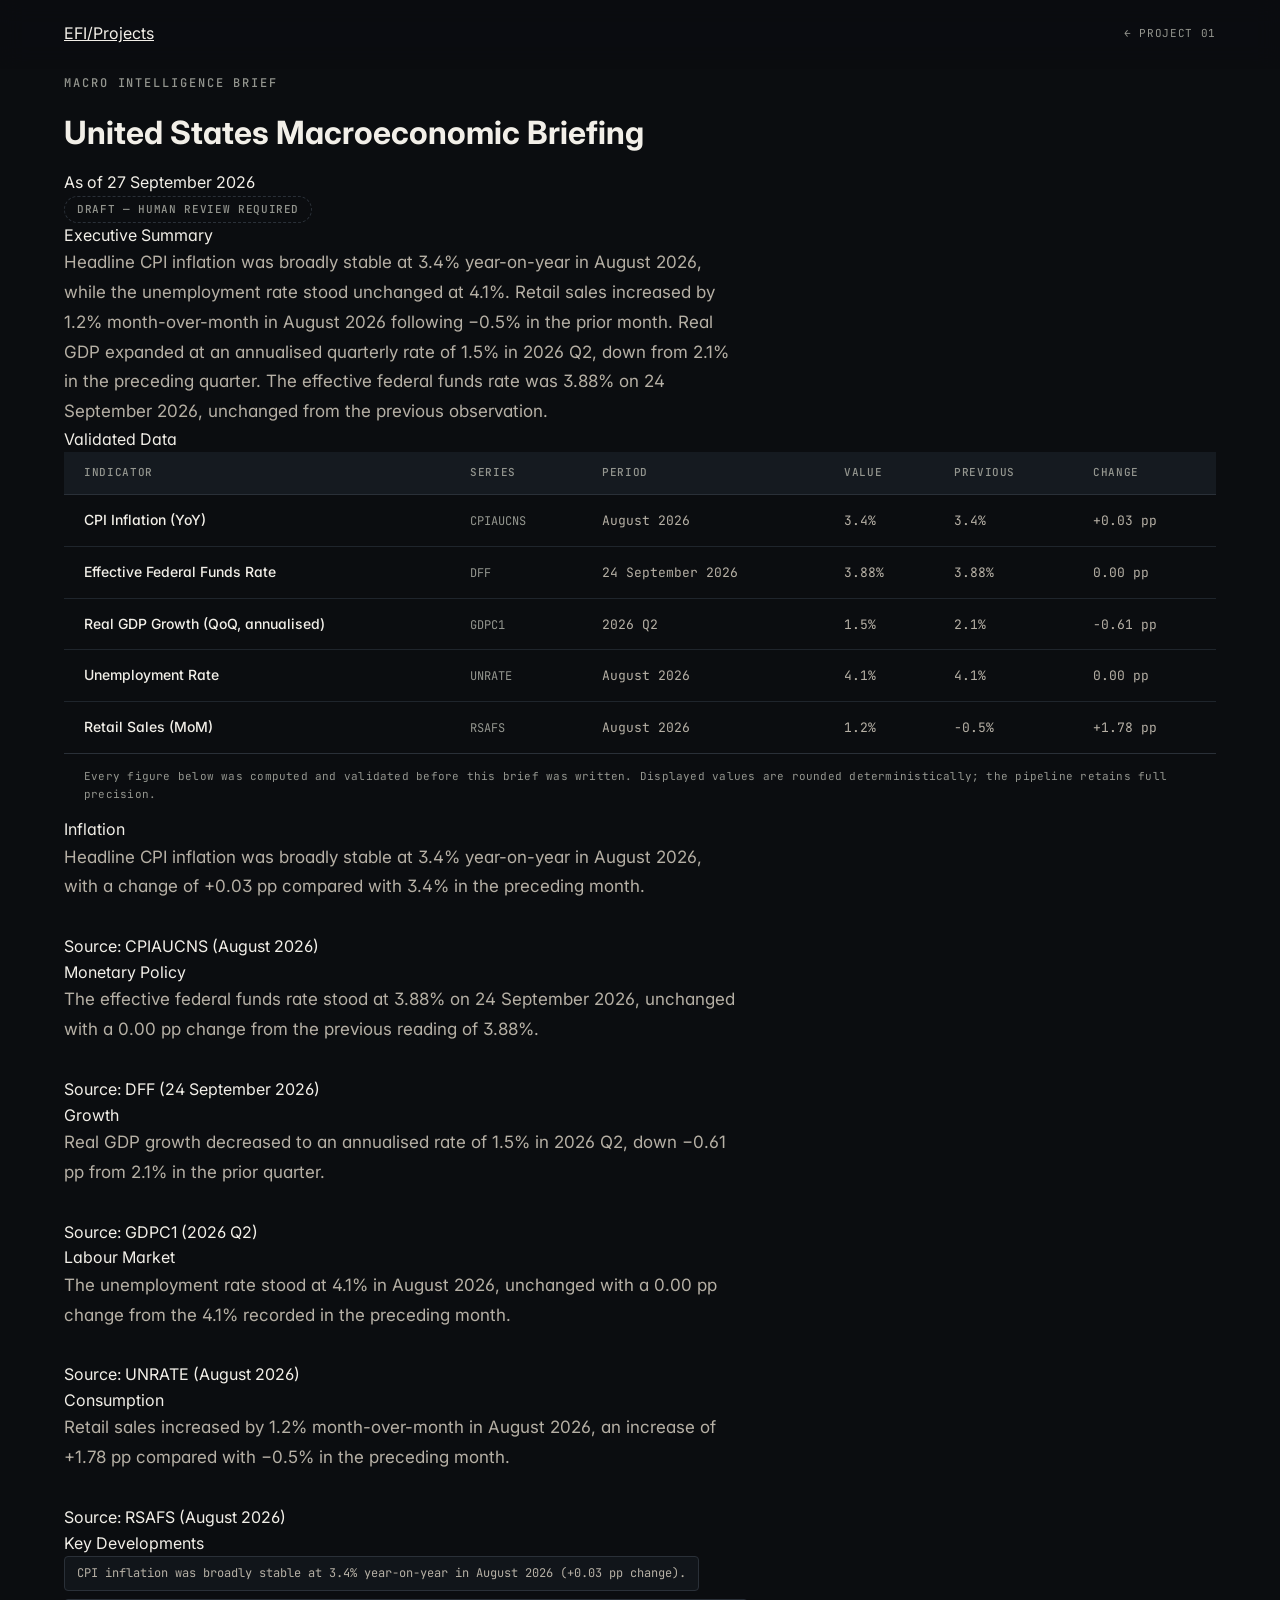
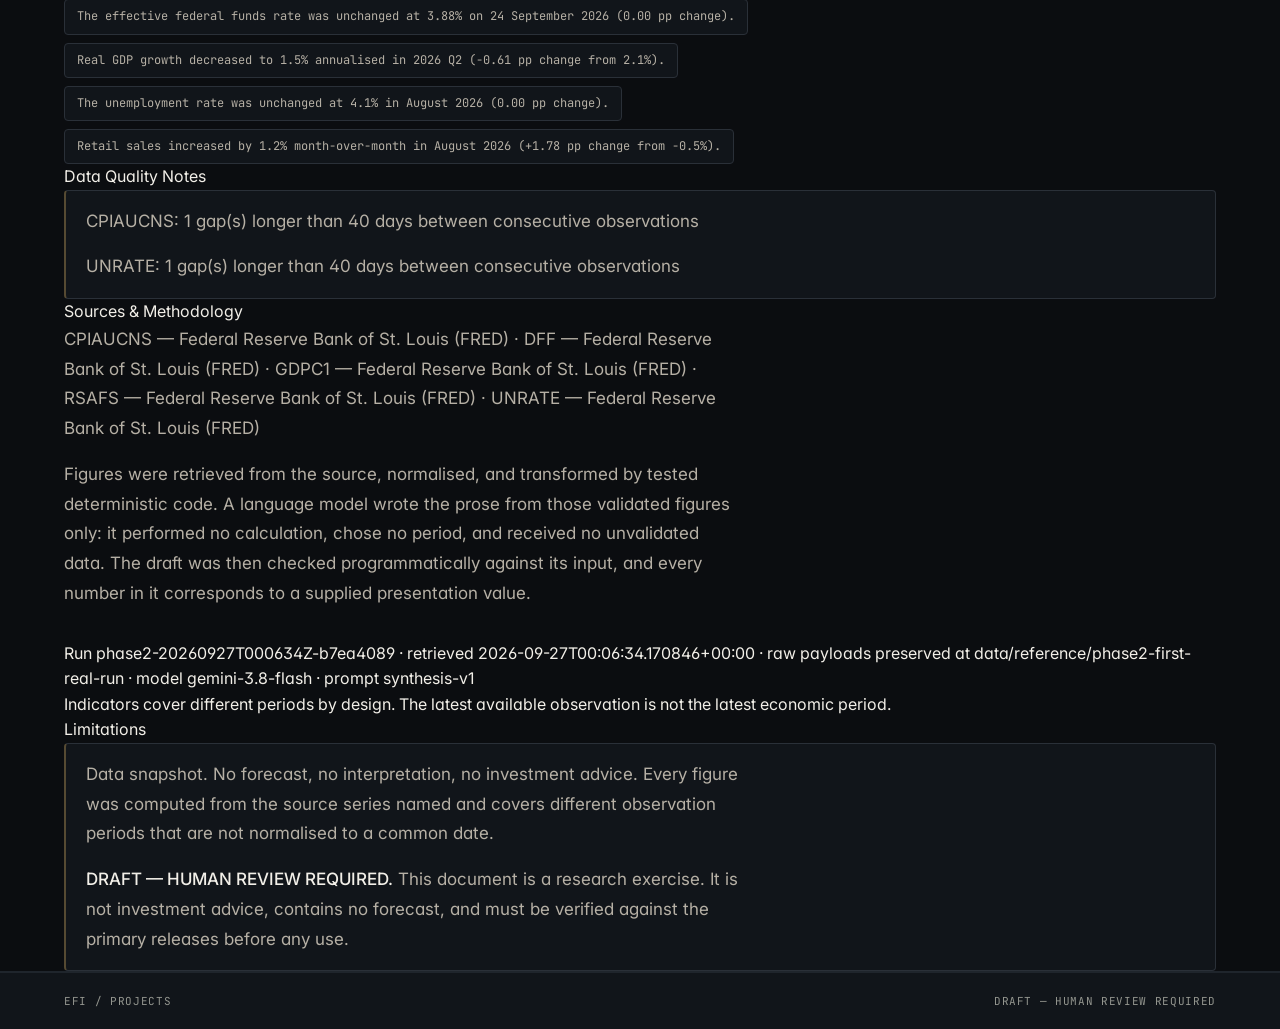
<file: projects/01-macro-intelligence-brief/data/reference/phase2-first-real-run/derived/brief.html>
<!DOCTYPE html>
<html lang="en">
<head>
  <meta charset="utf-8">
  <meta name="viewport" content="width=device-width, initial-scale=1">
  <title>United States Macroeconomic Briefing</title>
  <meta name="description" content="Descriptive macroeconomic briefing generated from validated source data. Draft, pending human review.">
  <link rel="preconnect" href="https://fonts.googleapis.com">
  <link rel="preconnect" href="https://fonts.gstatic.com" crossorigin>
  <link href="https://fonts.googleapis.com/css2?family=Inter:wght@400;500;600&family=JetBrains+Mono:wght@400;500&display=swap" rel="stylesheet">
  <link rel="stylesheet" href="../../../../../../assets/css/base.css">
</head>
<body>

  <header class="site-header">
    <div class="container site-header__inner">
      <a class="wordmark" href="../../../../../../index.html">EFI<span class="wordmark__sep">/</span>Projects</a>
      <a class="backlink" href="../../../../index.html"><span aria-hidden="true">&#8592;</span> Project 01</a>
    </div>
  </header>

  <main>
    <div class="container page-head">
      <div class="project-head rule-below">
        <div>
          <p class="eyebrow">Macro Intelligence Brief</p>
          <h1 class="title-lg mt-1">United States Macroeconomic Briefing</h1>
          <p class="meta mt-1">As of 27 September 2026</p>
        </div>
        <span class="pill pill--planned">DRAFT — HUMAN REVIEW REQUIRED</span>
      </div>
    </div>

    <div class="container page-body">
      <dl class="defs">

        <div class="def-row">
          <dt>Executive Summary</dt>
          <dd><p class="prose">Headline CPI inflation was broadly stable at 3.4% year-on-year in August 2026, while the unemployment rate stood unchanged at 4.1%. Retail sales increased by 1.2% month-over-month in August 2026 following −0.5% in the prior month. Real GDP expanded at an annualised quarterly rate of 1.5% in 2026 Q2, down from 2.1% in the preceding quarter. The effective federal funds rate was 3.88% on 24 September 2026, unchanged from the previous observation.</p></dd>
        </div>

        <div class="def-row">
          <dt>Validated Data</dt>
          <dd>
            <div class="data-table-wrap">
              <table class="data-table">
                <caption>Every figure below was computed and validated before this brief was written. Displayed values are rounded deterministically; the pipeline retains full precision.</caption>
                <thead><tr>
                  <th scope="col">Indicator</th><th scope="col">Series</th>
                  <th scope="col">Period</th><th scope="col">Value</th>
                  <th scope="col">Previous</th><th scope="col">Change</th>
                </tr></thead>
                <tbody><tr><td class="name">CPI Inflation (YoY)</td><td class="series">CPIAUCNS</td><td class="num">August 2026</td><td class="num">3.4%</td><td class="num">3.4%</td><td class="num">+0.03 pp</td></tr><tr><td class="name">Effective Federal Funds Rate</td><td class="series">DFF</td><td class="num">24 September 2026</td><td class="num">3.88%</td><td class="num">3.88%</td><td class="num">0.00 pp</td></tr><tr><td class="name">Real GDP Growth (QoQ, annualised)</td><td class="series">GDPC1</td><td class="num">2026 Q2</td><td class="num">1.5%</td><td class="num">2.1%</td><td class="num">−0.61 pp</td></tr><tr><td class="name">Unemployment Rate</td><td class="series">UNRATE</td><td class="num">August 2026</td><td class="num">4.1%</td><td class="num">4.1%</td><td class="num">0.00 pp</td></tr><tr><td class="name">Retail Sales (MoM)</td><td class="series">RSAFS</td><td class="num">August 2026</td><td class="num">1.2%</td><td class="num">−0.5%</td><td class="num">+1.78 pp</td></tr></tbody>
              </table>
            </div>
          </dd>
        </div>

        <div class="def-row"><dt>Inflation</dt><dd><p class="prose">Headline CPI inflation was broadly stable at 3.4% year-on-year in August 2026, with a change of +0.03 pp compared with 3.4% in the preceding month.</p><p class="small-print mt-3">Source: CPIAUCNS (August 2026)</p></dd></div><div class="def-row"><dt>Monetary Policy</dt><dd><p class="prose">The effective federal funds rate stood at 3.88% on 24 September 2026, unchanged with a 0.00 pp change from the previous reading of 3.88%.</p><p class="small-print mt-3">Source: DFF (24 September 2026)</p></dd></div><div class="def-row"><dt>Growth</dt><dd><p class="prose">Real GDP growth decreased to an annualised rate of 1.5% in 2026 Q2, down −0.61 pp from 2.1% in the prior quarter.</p><p class="small-print mt-3">Source: GDPC1 (2026 Q2)</p></dd></div><div class="def-row"><dt>Labour Market</dt><dd><p class="prose">The unemployment rate stood at 4.1% in August 2026, unchanged with a 0.00 pp change from the 4.1% recorded in the preceding month.</p><p class="small-print mt-3">Source: UNRATE (August 2026)</p></dd></div><div class="def-row"><dt>Consumption</dt><dd><p class="prose">Retail sales increased by 1.2% month-over-month in August 2026, an increase of +1.78 pp compared with −0.5% in the preceding month.</p><p class="small-print mt-3">Source: RSAFS (August 2026)</p></dd></div>

        <div class="def-row">
          <dt>Key Developments</dt>
          <dd><ul class="chips"><li class="chip">CPI inflation was broadly stable at 3.4% year-on-year in August 2026 (+0.03 pp change).</li><li class="chip">The effective federal funds rate was unchanged at 3.88% on 24 September 2026 (0.00 pp change).</li><li class="chip">Real GDP growth decreased to 1.5% annualised in 2026 Q2 (−0.61 pp change from 2.1%).</li><li class="chip">The unemployment rate was unchanged at 4.1% in August 2026 (0.00 pp change).</li><li class="chip">Retail sales increased by 1.2% month-over-month in August 2026 (+1.78 pp change from −0.5%).</li></ul></dd>
        </div>

        <div class="def-row">
          <dt>Data Quality Notes</dt>
          <dd><div class="note"><p class="prose">CPIAUCNS: 1 gap(s) longer than 40 days between consecutive observations</p><p class="prose">UNRATE: 1 gap(s) longer than 40 days between consecutive observations</p></div></dd>
        </div>

        <div class="def-row">
          <dt>Sources &amp; Methodology</dt>
          <dd>
            <p class="prose">CPIAUCNS — Federal Reserve Bank of St. Louis (FRED) · DFF — Federal Reserve Bank of St. Louis (FRED) · GDPC1 — Federal Reserve Bank of St. Louis (FRED) · RSAFS — Federal Reserve Bank of St. Louis (FRED) · UNRATE — Federal Reserve Bank of St. Louis (FRED)</p>
            <p class="prose">Figures were retrieved from the source, normalised, and transformed
            by tested deterministic code. A language model wrote the prose from those validated
            figures only: it performed no calculation, chose no period, and received no
            unvalidated data. The draft was then checked programmatically against its input, and
            every number in it corresponds to a supplied presentation value.</p>
            <p class="small-print mt-3">
              Run phase2-20260927T000634Z-b7ea4089 &middot; retrieved 2026-09-27T00:06:34.170846+00:00 &middot;
              raw payloads preserved at data/reference/phase2-first-real-run &middot;
              model gemini-3.8-flash &middot;
              prompt synthesis-v1
            </p>
            <p class="small-print">Indicators cover different periods by design. The latest
            available observation is not the latest economic period.</p>
          </dd>
        </div>

        <div class="def-row">
          <dt>Limitations</dt>
          <dd><div class="note"><p class="prose">Data snapshot. No forecast, no interpretation, no investment advice. Every figure was computed from the source series named and covers different observation periods that are not normalised to a common date.</p>
            <p class="prose"><span class="emphasis">DRAFT — HUMAN REVIEW REQUIRED.</span>
            This document is a research exercise. It is not investment advice, contains no
            forecast, and must be verified against the primary releases before any use.</p>
          </div></dd>
        </div>

      </dl>
    </div>
  </main>

  <footer class="site-footer">
    <div class="site-footer__bar"><div class="container">
      <span>EFI / Projects</span>
      <span class="tnum">DRAFT — HUMAN REVIEW REQUIRED</span>
    </div></div>
  </footer>

</body>
</html>
</file>
<file: assets/css/base.css>
/* ==========================================================================
   Economic & Financial Intelligence Projects
   Shared visual system.

   Hand-written CSS with custom properties. No build step, no framework,
   no runtime CSS compiler. One stylesheet serves the landing page, every
   case study and every generated brief, so future projects inherit the
   same system by linking this file and reusing the components below.

   Direction: institutional research, dark. Deep charcoal surfaces, warm
   ivory type, a single champagne-gold accent used sparingly. Newsreader
   for display, Inter for prose, JetBrains Mono for labels and figures.

   Contents
     1.  Tokens
     2.  Reset and base
     3.  Layout primitives
     4.  Typography
     5.  Header, navigation, progress
     6.  Buttons and links
     7.  Pills and status
     8.  Panels, metrics, meta grids
     9.  Landing components
     10. Case-study components
     11. Pipeline
     12. Tables
     13. Accordions, chips, notes
     14. Brief components
     14b. V2 components (previews, flows, groups, snapshot)
     15. Footer
     16. Reveal and motion
   ========================================================================== */

/* --------------------------------------------------------------------------
   1. Tokens
   -------------------------------------------------------------------------- */
:root {
  color-scheme: dark;

  /* Surfaces */
  --bg:          #0B0D10;
  --surface-1:   #11151A;
  --surface-2:   #151A20;
  --surface-3:   #191F26;
  --line:        #2A3038;
  --line-soft:   #1F252C;

  /* Type */
  --text:        #F2EFE8;
  --text-2:      #B6B0A5;
  --text-3:      #94968F;   /* muted; kept above 4.5:1 on every surface */

  /* Accent: champagne gold, an accent and never a fill */
  --gold:        #C6A15B;
  --gold-2:      #D4B574;
  --gold-line:   rgba(198, 161, 91, 0.38);
  --gold-wash:   rgba(198, 161, 91, 0.07);

  /* Layer coding: deterministic / AI-assisted / human */
  --det:         #8FA4BC;
  --det-line:    rgba(143, 164, 188, 0.36);
  --det-wash:    rgba(143, 164, 188, 0.09);
  --ai:          var(--gold);
  --ai-line:     var(--gold-line);
  --ai-wash:     var(--gold-wash);
  --human:       #8DB09C;
  --human-line:  rgba(141, 176, 156, 0.38);
  --human-wash:  rgba(141, 176, 156, 0.09);

  /* Fonts */
  --font-display: 'Newsreader', 'Iowan Old Style', 'Palatino Linotype', Georgia, serif;
  --font-sans:    'Inter', ui-sans-serif, system-ui, -apple-system, 'Segoe UI', sans-serif;
  --font-mono:    'JetBrains Mono', ui-monospace, SFMono-Regular, Menlo, Consolas, monospace;

  --track-wide:   0.06em;
  --track-widest: 0.16em;

  /* Layout */
  --container:   76rem;
  --narrow:      44rem;
  --gutter:      1rem;
  --section-y:   3.25rem;
  --header-h:    3.75rem;
  --radius:      4px;
  --radius-lg:   8px;

  /* Motion */
  --ease:        cubic-bezier(0.2, 0.7, 0.2, 1);
  --t-fast:      160ms;
  --t-med:       280ms;
  --t-slow:      400ms;
}

@media (min-width: 640px) {
  :root { --gutter: 1.5rem; --section-y: 4.25rem; }
}
@media (min-width: 1024px) {
  :root { --gutter: 2rem; --section-y: 5.25rem; --header-h: 4.25rem; }
}

/* --------------------------------------------------------------------------
   2. Reset and base
   -------------------------------------------------------------------------- */
*, *::before, *::after { box-sizing: border-box; }

html {
  scroll-behavior: smooth;
  scroll-padding-top: calc(var(--header-h) + 3.5rem);
  -webkit-text-size-adjust: 100%;
  -webkit-font-smoothing: antialiased;
  -moz-osx-font-smoothing: grayscale;
}
@media (min-width: 640px) {
  html { scroll-padding-top: calc(var(--header-h) + 1.5rem); }
}

body {
  margin: 0;
  background: var(--bg);
  color: var(--text);
  font-family: var(--font-sans);
  font-size: 16px;
  line-height: 1.6;
  font-feature-settings: "cv11", "ss01", "kern";
  overflow-x: hidden;
}

h1, h2, h3, h4, p, ul, ol, dl, dd, dt, figure, blockquote { margin: 0; }
ul, ol { padding: 0; }

a { color: inherit; }
img, svg { display: block; max-width: 100%; }

::selection { background: var(--gold); color: var(--bg); }

:focus-visible {
  outline: 2px solid var(--gold-2);
  outline-offset: 3px;
  border-radius: 2px;
}

.tnum { font-variant-numeric: tabular-nums; }

[hidden] { display: none !important; }

.visually-hidden {
  position: absolute; width: 1px; height: 1px;
  padding: 0; margin: -1px; overflow: hidden;
  clip: rect(0 0 0 0); white-space: nowrap; border: 0;
}

.skip-link {
  position: absolute;
  left: var(--gutter);
  top: -3rem;
  z-index: 100;
  padding: 0.5rem 0.875rem;
  background: var(--gold);
  color: var(--bg);
  font-family: var(--font-mono);
  font-size: 0.75rem;
  text-transform: uppercase;
  letter-spacing: var(--track-wide);
  text-decoration: none;
  border-radius: var(--radius);
}
.skip-link:focus { top: 0.75rem; }

/* --------------------------------------------------------------------------
   3. Layout primitives
   -------------------------------------------------------------------------- */
.container {
  max-width: var(--container);
  margin-inline: auto;
  padding-inline: var(--gutter);
}

.section { padding-block: var(--section-y); border-top: 1px solid var(--line-soft); }
.section--alt { background: var(--surface-1); }
.section--flush { border-top: 0; }
.section--pt0 { padding-top: 0; }

.section-head { max-width: 46rem; margin-bottom: 2rem; }
@media (min-width: 1024px) { .section-head { margin-bottom: 2.75rem; } }
.section-head--split {
  max-width: none;
  display: grid;
  gap: 1.25rem;
}
@media (min-width: 1024px) {
  .section-head--split { grid-template-columns: minmax(0, 5fr) minmax(0, 6fr); gap: 4rem; align-items: end; }
}

.grid { display: grid; gap: 1rem; }
@media (min-width: 640px) { .grid { gap: 1.25rem; } }
@media (min-width: 640px)  { .grid--2 { grid-template-columns: repeat(2, minmax(0, 1fr)); } }
@media (min-width: 640px)  { .grid--3, .grid--4 { grid-template-columns: repeat(2, minmax(0, 1fr)); } }
@media (min-width: 1024px) { .grid--3 { grid-template-columns: repeat(3, minmax(0, 1fr)); } }
@media (min-width: 1024px) { .grid--4 { grid-template-columns: repeat(4, minmax(0, 1fr)); } }

.stack > * + * { margin-top: 1rem; }

.mt-1 { margin-top: 0.75rem; }
.mt-2 { margin-top: 1.25rem; }
.mt-3 { margin-top: 2rem; }
.mt-4 { margin-top: 3rem; }

/* --------------------------------------------------------------------------
   4. Typography
   -------------------------------------------------------------------------- */
.eyebrow {
  display: inline-flex;
  align-items: center;
  gap: 0.625rem;
  font-family: var(--font-mono);
  font-size: 0.75rem;
  font-weight: 500;
  line-height: 1.4;
  text-transform: uppercase;
  letter-spacing: var(--track-widest);
  color: var(--text-3);
}
.eyebrow--gold { color: var(--gold); }
.eyebrow--rule::before {
  content: "";
  width: 1.75rem;
  height: 1px;
  background: currentColor;
  opacity: 0.8;
}

.section-num {
  font-family: var(--font-mono);
  font-size: 0.6875rem;
  letter-spacing: var(--track-widest);
  color: var(--gold);
}

.display-xl,
.display-lg,
.display-md {
  font-family: var(--font-display);
  font-weight: 400;
  color: var(--text);
  font-optical-sizing: auto;
}
.display-xl {
  font-size: clamp(2.5rem, 7vw, 4.75rem);
  line-height: 1.02;
  letter-spacing: -0.022em;
}
.display-lg {
  font-size: clamp(2.125rem, 5vw, 3.5rem);
  line-height: 1.06;
  letter-spacing: -0.02em;
}
.display-md {
  font-size: clamp(1.75rem, 3.4vw, 2.5rem);
  line-height: 1.12;
  letter-spacing: -0.015em;
}
.display-xl em,
.display-lg em,
.display-md em { font-style: italic; color: var(--gold-2); }

.title {
  font-size: 1.125rem;
  font-weight: 500;
  line-height: 1.35;
  letter-spacing: -0.01em;
  color: var(--text);
}
.title--lg { font-size: clamp(1.25rem, 2vw, 1.5rem); }

.lede {
  font-size: clamp(1.0625rem, 1.5vw, 1.25rem);
  line-height: 1.6;
  color: var(--text-2);
  max-width: 40rem;
}

.body { font-size: 1rem; line-height: 1.7; color: var(--text-2); }
.body--sm { font-size: 0.9375rem; line-height: 1.65; }
.body strong, .body .emphasis { color: var(--text); font-weight: 500; }
.body + .body { margin-top: 1rem; }

.small {
  font-size: 0.8125rem;
  line-height: 1.6;
  color: var(--text-3);
}

.mono {
  font-family: var(--font-mono);
  font-size: 0.8125rem;
  letter-spacing: 0.01em;
}

.label {
  font-family: var(--font-mono);
  font-size: 0.75rem;
  text-transform: uppercase;
  letter-spacing: var(--track-wide);
  color: var(--text-3);
}

.figure {
  font-family: var(--font-display);
  font-weight: 400;
  font-variant-numeric: tabular-nums lining-nums;
  letter-spacing: -0.01em;
  color: var(--text);
}

.sep { color: var(--text-3); margin-inline: 0.5em; }

/* --------------------------------------------------------------------------
   5. Header, navigation, progress
   -------------------------------------------------------------------------- */
.site-header {
  position: sticky;
  top: 0;
  z-index: 50;
  background: rgba(11, 13, 16, 0.82);
  -webkit-backdrop-filter: saturate(140%) blur(12px);
  backdrop-filter: saturate(140%) blur(12px);
  border-bottom: 1px solid transparent;
  transition: border-color var(--t-med) var(--ease), background-color var(--t-med) var(--ease);
}
.site-header.is-scrolled,
.no-js .site-header { border-bottom-color: var(--line-soft); background: rgba(11, 13, 16, 0.92); }

.site-header__inner {
  height: var(--header-h);
  display: flex;
  align-items: center;
  justify-content: space-between;
  gap: 1.5rem;
}

.brand {
  display: inline-flex;
  align-items: center;
  gap: 0.75rem;
  text-decoration: none;
  white-space: nowrap;
}
.brand__mark {
  display: inline-grid;
  place-items: center;
  width: 1.875rem;
  height: 1.875rem;
  border: 1px solid var(--gold-line);
  border-radius: var(--radius);
  font-family: var(--font-display);
  font-size: 0.9375rem;
  color: var(--gold);
  transition: border-color var(--t-fast) var(--ease), background-color var(--t-fast) var(--ease);
}
.brand__text {
  font-family: var(--font-mono);
  font-size: 0.75rem;
  text-transform: uppercase;
  letter-spacing: var(--track-widest);
  color: var(--text-2);
}
.brand__text span { color: var(--text-3); }
.brand:hover .brand__mark { border-color: var(--gold); background: var(--gold-wash); }

/* Desktop nav sits inline; below 640px it becomes a second, horizontally
   scrollable row of fixed height, so nothing reflows and nothing hides. */
.site-nav {
  display: flex;
  align-items: center;
  gap: 0.25rem;
}
.site-nav__link {
  position: relative;
  padding: 0.5rem 0.75rem;
  font-family: var(--font-mono);
  font-size: 0.75rem;
  text-transform: uppercase;
  letter-spacing: var(--track-wide);
  color: var(--text-2);
  text-decoration: none;
  white-space: nowrap;
  transition: color var(--t-fast) var(--ease);
}
.site-nav__link::after {
  content: "";
  position: absolute;
  left: 0.75rem;
  right: 0.75rem;
  bottom: 0.25rem;
  height: 1px;
  background: var(--gold);
  transform: scaleX(0);
  transform-origin: left;
  transition: transform var(--t-med) var(--ease);
}
.site-nav__link:hover { color: var(--text); }
.site-nav__link.is-active { color: var(--text); }
.site-nav__link.is-active::after,
.site-nav__link:hover::after { transform: scaleX(1); }

.site-nav__cta {
  margin-left: 0.75rem;
  padding: 0.4375rem 0.875rem;
  border: 1px solid var(--gold-line);
  border-radius: var(--radius);
  color: var(--gold);
}
.site-nav__cta::after { display: none; }
.site-nav__cta:hover { border-color: var(--gold); background: var(--gold-wash); color: var(--gold-2); }

.site-nav--desktop { display: none; }
@media (min-width: 768px) { .site-nav--desktop { display: flex; } }

.subnav {
  border-top: 1px solid var(--line-soft);
  overflow-x: auto;
  scrollbar-width: none;
}
.subnav::-webkit-scrollbar { display: none; }
.subnav .site-nav {
  height: 2.75rem;
  padding-inline: calc(var(--gutter) - 0.75rem);
  width: max-content;
  min-width: 100%;
}
@media (min-width: 768px) { .subnav { display: none; } }

.backlink {
  display: inline-flex;
  align-items: center;
  gap: 0.5rem;
  font-family: var(--font-mono);
  font-size: 0.6875rem;
  text-transform: uppercase;
  letter-spacing: var(--track-wide);
  color: var(--text-3);
  text-decoration: none;
  white-space: nowrap;
  transition: color var(--t-fast) var(--ease);
}
.backlink:hover { color: var(--gold); }
.backlink__arrow { transition: transform var(--t-fast) var(--ease); }
.backlink:hover .backlink__arrow { transform: translateX(-3px); }

.progress {
  position: absolute;
  left: 0;
  bottom: -1px;
  height: 1px;
  width: 100%;
  background: var(--gold);
  opacity: 0.55;
  transform: scaleX(0);
  transform-origin: left;
  pointer-events: none;
}

/* --------------------------------------------------------------------------
   6. Buttons and links
   -------------------------------------------------------------------------- */
.btn-group {
  display: flex;
  flex-wrap: wrap;
  gap: 0.75rem;
}

.btn {
  display: inline-flex;
  align-items: center;
  justify-content: center;
  gap: 0.625rem;
  min-height: 2.875rem;
  padding: 0.75rem 1.25rem;
  font-family: var(--font-mono);
  font-size: 0.75rem;
  font-weight: 500;
  text-transform: uppercase;
  letter-spacing: var(--track-wide);
  text-decoration: none;
  border: 1px solid var(--line);
  border-radius: var(--radius);
  color: var(--text);
  background: transparent;
  cursor: pointer;
  transition: border-color var(--t-fast) var(--ease), background-color var(--t-fast) var(--ease),
              color var(--t-fast) var(--ease), transform var(--t-fast) var(--ease);
}
.btn__arrow { transition: transform var(--t-med) var(--ease); }
.btn:hover .btn__arrow { transform: translateX(3px); }
.btn:hover { border-color: var(--text-3); background: var(--surface-2); }

.btn--primary {
  background: var(--gold);
  border-color: var(--gold);
  color: #14110B;
}
.btn--primary:hover { background: var(--gold-2); border-color: var(--gold-2); color: #14110B; }

.btn--ghost { border-color: var(--line); }

.text-link {
  display: inline-flex;
  align-items: center;
  gap: 0.5rem;
  font-family: var(--font-mono);
  font-size: 0.75rem;
  text-transform: uppercase;
  letter-spacing: var(--track-wide);
  color: var(--gold);
  text-decoration: none;
  border-bottom: 1px solid var(--gold-line);
  padding-bottom: 0.25rem;
  transition: color var(--t-fast) var(--ease), border-color var(--t-fast) var(--ease);
}
.text-link:hover { color: var(--gold-2); border-color: var(--gold-2); }
.text-link .btn__arrow { transition: transform var(--t-med) var(--ease); }
.text-link:hover .btn__arrow { transform: translateX(3px); }

.inline-link {
  color: var(--text);
  text-decoration: underline;
  text-decoration-color: var(--gold-line);
  text-underline-offset: 0.2em;
  transition: text-decoration-color var(--t-fast) var(--ease);
}
.inline-link:hover { text-decoration-color: var(--gold); }

/* --------------------------------------------------------------------------
   7. Pills and status
   -------------------------------------------------------------------------- */
.pill {
  display: inline-flex;
  align-items: center;
  gap: 0.5rem;
  font-family: var(--font-mono);
  font-size: 0.6875rem;
  font-weight: 500;
  text-transform: uppercase;
  letter-spacing: var(--track-wide);
  border: 1px solid var(--line);
  border-radius: 999px;
  padding: 0.3125rem 0.75rem;
  color: var(--text-2);
  white-space: nowrap;
  line-height: 1.3;
}
.pill__dot {
  width: 0.375rem;
  height: 0.375rem;
  border-radius: 50%;
  background: currentColor;
  flex: none;
}
.pill--complete { color: var(--gold); border-color: var(--gold-line); background: var(--gold-wash); }
.pill--planned  { color: var(--text-3); border-style: dashed; }
.pill--draft    { color: var(--gold-2); border-color: var(--gold-line); white-space: normal; text-align: left; }
.pill--det      { color: var(--det); border-color: var(--det-line); }
.pill--ai       { color: var(--ai); border-color: var(--ai-line); }
.pill--human    { color: var(--human); border-color: var(--human-line); }

.status-line {
  display: flex;
  flex-wrap: wrap;
  gap: 0.5rem 1.5rem;
  font-family: var(--font-mono);
  font-size: 0.75rem;
  text-transform: uppercase;
  letter-spacing: var(--track-wide);
  color: var(--text-3);
}
.status-line__item { display: inline-flex; align-items: center; gap: 0.5rem; }
.status-line__num { color: var(--text-2); }
.status-line__dot {
  width: 0.4375rem;
  height: 0.4375rem;
  border-radius: 50%;
  border: 1px dashed var(--text-3);
}
.status-line__item--done .status-line__dot { background: var(--gold); border: 0; }
.status-line__item--done { color: var(--gold); }

/* --------------------------------------------------------------------------
   8. Panels, metrics, meta grids
   -------------------------------------------------------------------------- */
.panel {
  position: relative;
  background: var(--surface-1);
  border: 1px solid var(--line);
  border-radius: var(--radius-lg);
}
.panel--raised { background: var(--surface-2); }
.panel__head,
.panel__foot {
  display: flex;
  align-items: center;
  justify-content: space-between;
  gap: 1rem;
  flex-wrap: wrap;
  padding: 0.875rem 1.25rem;
}
.panel__head { border-bottom: 1px solid var(--line); }
.panel__foot { border-top: 1px solid var(--line); }
.panel__body { padding: 1.25rem; }
@media (min-width: 640px) {
  .panel__head, .panel__foot { padding-inline: 1.5rem; }
  .panel__body { padding: 1.5rem; }
}

/* Window-chrome dots for a preview panel: three hairline circles */
.panel__dots { display: inline-flex; gap: 0.375rem; }
.panel__dots span {
  width: 0.4375rem;
  height: 0.4375rem;
  border-radius: 50%;
  border: 1px solid var(--line);
}

/* Metric rows inside a panel: label left, figure right */
.metric-list { list-style: none; }
.metric-row {
  display: grid;
  grid-template-columns: minmax(0, 1fr) auto;
  align-items: baseline;
  gap: 0.25rem 1rem;
  padding-block: 0.875rem;
  border-bottom: 1px solid var(--line-soft);
}
.metric-row:first-child { padding-top: 0; }
.metric-row:last-child { border-bottom: 0; padding-bottom: 0; }
.metric-row__name { font-size: 0.875rem; color: var(--text); }
.metric-row__meta { grid-column: 1; font-family: var(--font-mono); font-size: 0.71875rem; color: var(--text-3); letter-spacing: 0.02em; }
.metric-row__value { grid-row: 1 / span 2; grid-column: 2; text-align: right; }
.metric-row__figure { font-size: 1.625rem; line-height: 1.1; }
.metric-row__change { display: block; margin-top: 0.25rem; font-family: var(--font-mono); font-size: 0.71875rem; color: var(--text-3); }

/* Metric card: a single labelled figure */
.metric {
  padding: 1.25rem;
  background: var(--surface-1);
  border: 1px solid var(--line);
  border-radius: var(--radius-lg);
  transition: border-color var(--t-med) var(--ease), transform var(--t-med) var(--ease);
}
.metric:hover { border-color: var(--gold-line); }
.metric__label { display: block; }
.metric__value { display: block; margin-top: 0.75rem; font-size: 1.125rem; font-weight: 500; line-height: 1.35; color: var(--text); }
.metric__value--figure { font-family: var(--font-display); font-weight: 400; font-size: 1.75rem; line-height: 1.1; }
.metric__sub { display: block; margin-top: 0.375rem; font-size: 0.8125rem; color: var(--text-3); }

/* Key/value grid, e.g. featured-project evidence or output metadata */
.meta-grid {
  display: grid;
  grid-template-columns: repeat(2, minmax(0, 1fr));
  border-top: 1px solid var(--line);
}
.meta-grid > div {
  padding: 0.875rem 1rem 0.875rem 0;
  border-bottom: 1px solid var(--line-soft);
}
.meta-grid dt {
  font-family: var(--font-mono);
  font-size: 0.6875rem;
  text-transform: uppercase;
  letter-spacing: var(--track-widest);
  color: var(--text-3);
}
.meta-grid dd { margin-top: 0.3125rem; font-size: 0.9375rem; color: var(--text); line-height: 1.4; }
.meta-grid dd.is-gold { color: var(--gold); }
@media (min-width: 640px) { .meta-grid--3 { grid-template-columns: repeat(3, minmax(0, 1fr)); } }

/* --------------------------------------------------------------------------
   9. Landing components
   -------------------------------------------------------------------------- */

/* Hero: text left, validated snapshot right. A faint hairline grid behind
   gives depth without imagery. */
.hero {
  position: relative;
  padding-top: 3rem;
  padding-bottom: 3.5rem;
  overflow: hidden;
}
@media (min-width: 1024px) { .hero { padding-top: 5rem; padding-bottom: 5.5rem; } }

.hero::before {
  content: "";
  position: absolute;
  inset: 0;
  background-image:
    linear-gradient(var(--line-soft) 1px, transparent 1px),
    linear-gradient(90deg, var(--line-soft) 1px, transparent 1px);
  background-size: 72px 72px;
  background-position: center top;
  -webkit-mask-image: radial-gradient(ellipse 70% 60% at 70% 30%, #000 10%, transparent 75%);
  mask-image: radial-gradient(ellipse 70% 60% at 70% 30%, #000 10%, transparent 75%);
  opacity: 0.55;
  pointer-events: none;
}
.hero::after {
  content: "";
  position: absolute;
  width: 46rem;
  height: 46rem;
  right: -14rem;
  top: -18rem;
  background: radial-gradient(closest-side, rgba(198, 161, 91, 0.08), transparent);
  pointer-events: none;
}

.hero__grid {
  position: relative;
  z-index: 1;
  display: grid;
  gap: 3rem;
}
@media (min-width: 1024px) {
  .hero__grid { grid-template-columns: minmax(0, 7fr) minmax(0, 5fr); gap: 4rem; align-items: center; }
}
.hero__title { margin-top: 1.5rem; }
.hero__lede { margin-top: 1.5rem; }
.hero__ctas { margin-top: 2rem; }
.hero__status { margin-top: 2rem; padding-top: 1.25rem; border-top: 1px solid var(--line-soft); }

/* Credibility strip */
.strip {
  border-block: 1px solid var(--line-soft);
  background: var(--surface-1);
}
.strip__list {
  list-style: none;
  display: grid;
  grid-template-columns: repeat(2, minmax(0, 1fr));
}
@media (min-width: 768px)  { .strip__list { grid-template-columns: repeat(3, minmax(0, 1fr)); } }
@media (min-width: 1024px) { .strip__list { grid-template-columns: repeat(5, minmax(0, 1fr)); } }
.strip__item {
  display: flex;
  flex-direction: column;
  gap: 0.375rem;
  padding: 1.25rem 1rem 1.25rem 0;
}
@media (min-width: 1024px) {
  .strip__item { padding: 1.75rem 1.5rem; border-left: 1px solid var(--line-soft); }
  .strip__item:first-child { border-left: 0; padding-left: 0; }
}
.strip__num { font-family: var(--font-mono); font-size: 0.6875rem; letter-spacing: var(--track-widest); color: var(--gold); }
.strip__label { font-size: 0.9375rem; font-weight: 500; color: var(--text); }
.strip__desc { font-size: 0.8125rem; line-height: 1.5; color: var(--text-3); }

/* Insight card: numbered concept */
.insight {
  position: relative;
  display: flex;
  flex-direction: column;
  gap: 0.875rem;
  padding: 1.5rem;
  background: var(--surface-1);
  border: 1px solid var(--line);
  border-radius: var(--radius-lg);
  transition: border-color var(--t-med) var(--ease), transform var(--t-med) var(--ease), background-color var(--t-med) var(--ease);
}
@media (min-width: 1024px) { .insight { padding: 1.75rem; } }
.insight::before {
  content: "";
  position: absolute;
  left: 1.5rem;
  top: -1px;
  width: 2.5rem;
  height: 1px;
  background: var(--gold);
  transition: width var(--t-slow) var(--ease);
}
.insight:hover { border-color: #37404A; background: var(--surface-2); transform: translateY(-2px); }
.insight:hover::before { width: 4.5rem; }
.insight__kicker { font-family: var(--font-mono); font-size: 0.6875rem; text-transform: uppercase; letter-spacing: var(--track-widest); color: var(--gold); }
.insight__title { font-size: 1.0625rem; font-weight: 500; color: var(--text); line-height: 1.35; }
.insight__body { font-size: 0.9375rem; line-height: 1.6; color: var(--text-2); }

/* Thesis callout: one serif statement with a gold rule */
.thesis {
  position: relative;
  padding: 1.5rem 0 0;
  border-top: 1px solid var(--gold-line);
}
.thesis__text {
  font-family: var(--font-display);
  font-size: clamp(1.5rem, 3.2vw, 2.25rem);
  line-height: 1.25;
  letter-spacing: -0.012em;
  color: var(--text);
  max-width: 48rem;
}
.thesis__text em { color: var(--gold-2); }
.thesis__attr { margin-top: 1rem; }

/* Featured project */
.feature {
  display: grid;
  background: var(--surface-1);
  border: 1px solid var(--line);
  border-radius: var(--radius-lg);
  overflow: hidden;
  transition: border-color var(--t-med) var(--ease);
}
.feature:hover { border-color: var(--gold-line); }
@media (min-width: 1024px) { .feature { grid-template-columns: minmax(0, 7fr) minmax(0, 5fr); } }

.feature__main { padding: 1.5rem; }
@media (min-width: 640px)  { .feature__main { padding: 2.25rem; } }
@media (min-width: 1024px) { .feature__main { padding: 2.5rem 2.75rem; } }

.feature__top { display: flex; align-items: center; justify-content: space-between; gap: 1rem; flex-wrap: wrap; }
.feature__num {
  font-family: var(--font-display);
  font-size: 3.5rem;
  line-height: 1;
  color: var(--gold);
  letter-spacing: -0.02em;
}
.feature__title { margin-top: 1.25rem; }
.feature__desc { margin-top: 1rem; }
.feature__meta { margin-top: 1.5rem; }
.feature__ctas { margin-top: 1.75rem; }

.feature__aside {
  position: relative;
  padding: 1.5rem;
  background:
    linear-gradient(180deg, rgba(198, 161, 91, 0.05), transparent 45%),
    var(--surface-2);
  border-top: 1px solid var(--line);
  display: flex;
  flex-direction: column;
  justify-content: center;
}
@media (min-width: 640px)  { .feature__aside { padding: 2.25rem; } }
@media (min-width: 1024px) { .feature__aside { border-top: 0; border-left: 1px solid var(--line); padding: 2.5rem 2.25rem; } }

/* Miniature brief preview (real content, shrunk) */
.mini-brief {
  background: var(--bg);
  border: 1px solid var(--line);
  border-radius: var(--radius-lg);
  box-shadow: 0 24px 48px -24px rgba(0, 0, 0, 0.6);
  transition: transform var(--t-slow) var(--ease), border-color var(--t-med) var(--ease);
}
.feature:hover .mini-brief { transform: translateY(-4px); border-color: #37404A; }
.mini-brief { display: flex; flex-direction: column; }
.mini-brief__body { flex: 1 1 auto; padding: 1.25rem; }
.mini-brief__title { font-family: var(--font-display); font-size: 1.25rem; line-height: 1.2; color: var(--text); margin-top: 0.5rem; }
.mini-brief__text { margin-top: 0.875rem; font-size: 0.8125rem; line-height: 1.6; color: var(--text-2); }
.mini-brief__rows { margin-top: 1rem; }

/* Planned projects */
.project-card {
  display: flex;
  flex-direction: column;
  gap: 0.75rem;
  padding: 1.375rem 1.5rem;
  border: 1px dashed var(--line);
  border-radius: var(--radius-lg);
  background: transparent;
  transition: border-color var(--t-med) var(--ease), background-color var(--t-med) var(--ease);
}
@media (min-width: 1024px) { .project-card { padding: 1.75rem 2rem; } }
.project-card:hover { border-color: #3A424C; background: rgba(21, 26, 32, 0.5); }
.project-card__top { display: flex; align-items: center; justify-content: space-between; gap: 1rem; }
.project-card__num { font-family: var(--font-display); font-size: 2rem; line-height: 1; color: var(--text-3); }
.project-card__title { font-size: 1.25rem; font-weight: 500; color: var(--text-2); line-height: 1.3; }
.project-card__flow { font-family: var(--font-mono); font-size: 0.75rem; color: var(--text-3); }
.project-card__body { font-size: 0.9375rem; line-height: 1.6; color: var(--text-3); }

/* Positioning pillars */
.pillars {
  display: grid;
  border-top: 1px solid var(--line);
}
@media (min-width: 360px)  { .pillars { grid-template-columns: repeat(2, minmax(0, 1fr)); column-gap: 1.25rem; } }
@media (max-width: 639.98px) { .pillar { padding: 1.25rem 0; } .pillar__title { font-size: 1.375rem; } .pillar__body { font-size: 0.875rem; } }
@media (min-width: 1024px) { .pillars { grid-template-columns: repeat(4, minmax(0, 1fr)); } }
.pillar {
  position: relative;
  padding: 1.5rem 0;
  border-bottom: 1px solid var(--line-soft);
}
.pillar::before {
  content: "";
  position: absolute;
  left: 0;
  top: -1px;
  width: 1.5rem;
  height: 1px;
  background: var(--gold);
  transition: width var(--t-slow) var(--ease);
}
.pillar:hover::before { width: calc(100% - 1.75rem); }
.pillar:hover .pillar__title { color: var(--gold-2); }
@media (min-width: 640px) {
  .pillar { padding: 1.75rem 1.5rem 1.75rem 0; }
}
@media (min-width: 1024px) {
  .pillar { border-bottom: 0; padding: 1.75rem 1.75rem 0 0; }
  .pillar + .pillar { padding-left: 1.75rem; border-left: 1px solid var(--line-soft); }
  .pillar + .pillar::before { left: 1.75rem; }
  .pillar + .pillar:hover::before { width: calc(100% - 3.5rem); }
}
.pillar__num { font-family: var(--font-mono); font-size: 0.6875rem; letter-spacing: var(--track-widest); color: var(--gold); }
.pillar__title { margin-top: 0.75rem; font-family: var(--font-display); font-size: 1.625rem; line-height: 1.15; color: var(--text); transition: color var(--t-med) var(--ease); }
.pillar__body { margin-top: 0.75rem; font-size: 0.9375rem; line-height: 1.6; color: var(--text-2); }

/* About block */
.about {
  display: grid;
  gap: 2rem;
}
@media (min-width: 1024px) { .about { grid-template-columns: minmax(0, 5fr) minmax(0, 7fr); gap: 4rem; } }

/* --------------------------------------------------------------------------
   10. Case-study components
   -------------------------------------------------------------------------- */
.page-hero {
  position: relative;
  padding-top: 3rem;
  padding-bottom: 3.5rem;
  overflow: hidden;
}
@media (min-width: 1024px) { .page-hero { padding-top: 4rem; padding-bottom: 4rem; } }
.page-hero::before {
  content: "";
  position: absolute;
  inset: 0;
  background-image:
    linear-gradient(var(--line-soft) 1px, transparent 1px),
    linear-gradient(90deg, var(--line-soft) 1px, transparent 1px);
  background-size: 72px 72px;
  -webkit-mask-image: radial-gradient(ellipse 60% 70% at 85% 20%, #000 5%, transparent 70%);
  mask-image: radial-gradient(ellipse 60% 70% at 85% 20%, #000 5%, transparent 70%);
  opacity: 0.5;
  pointer-events: none;
}
.page-hero__grid {
  position: relative;
  z-index: 1;
  display: grid;
  gap: 2.5rem;
}
@media (min-width: 1024px) {
  .page-hero__grid { grid-template-columns: minmax(0, 7fr) minmax(0, 5fr); gap: 4rem; align-items: end; }
}
.page-hero__tags { display: flex; flex-wrap: wrap; align-items: center; gap: 0.75rem; }
.page-hero__title { margin-top: 1.25rem; }
.page-hero__lede { margin-top: 1.25rem; }
.page-hero__ctas { margin-top: 2rem; }

/* Quick facts */
.facts {
  display: grid;
  grid-template-columns: repeat(2, minmax(0, 1fr));
  border: 1px solid var(--line);
  border-radius: var(--radius-lg);
  background: var(--surface-1);
  overflow: hidden;
}
@media (min-width: 768px)  { .facts { grid-template-columns: repeat(4, minmax(0, 1fr)); } }
@media (min-width: 1280px) { .facts { grid-template-columns: repeat(7, minmax(0, 1fr)); } }
.fact {
  padding: 1rem 1.125rem 1.125rem;
  border-right: 1px solid var(--line-soft);
  border-bottom: 1px solid var(--line-soft);
  margin-right: -1px;
  margin-bottom: -1px;
}
.fact dt { font-family: var(--font-mono); font-size: 0.6875rem; text-transform: uppercase; letter-spacing: var(--track-widest); color: var(--text-3); }
.fact dd { margin-top: 0.5rem; font-size: 0.9375rem; line-height: 1.35; color: var(--text); }
.fact dd.fact__big { font-family: var(--font-display); font-size: 1.75rem; line-height: 1; color: var(--gold); }

/* Two-column problem / approach */
.duo {
  display: grid;
  gap: 1rem;
}
@media (min-width: 768px) { .duo { grid-template-columns: repeat(2, minmax(0, 1fr)); gap: 1.25rem; } }
.duo__col {
  padding: 1.5rem;
  border: 1px solid var(--line);
  border-radius: var(--radius-lg);
  background: var(--surface-1);
}
@media (min-width: 1024px) { .duo__col { padding: 1.75rem 2rem; } }
@media (min-width: 900px) { .duo--asym { grid-template-columns: minmax(0, 5fr) minmax(0, 7fr); } }
.duo__col--plain { background: transparent; border-color: var(--line-soft); }
.duo__col--accent { border-color: var(--gold-line); background: linear-gradient(180deg, var(--gold-wash), transparent 60%), var(--surface-1); }
.duo__title { margin-top: 0.75rem; font-family: var(--font-display); font-size: 1.5rem; line-height: 1.2; color: var(--text); }
.duo__col .body { margin-top: 0.75rem; }
.duo__quote {
  margin-top: 1.25rem;
  padding-left: 1rem;
  border-left: 2px solid var(--gold);
  font-family: var(--font-display);
  font-size: 1.1875rem;
  line-height: 1.4;
  color: var(--text);
}

/* Signature principle block */
.principle {
  position: relative;
  padding: 2.5rem 1.5rem;
  border: 1px solid var(--gold-line);
  border-radius: var(--radius-lg);
  background:
    radial-gradient(ellipse 60% 80% at 0% 0%, rgba(198, 161, 91, 0.09), transparent 60%),
    var(--surface-1);
  overflow: hidden;
}
@media (min-width: 1024px) { .principle { padding: 3rem 3.5rem; } }
.principle__grid { display: grid; gap: 2rem; }
@media (min-width: 1024px) { .principle__grid { grid-template-columns: minmax(0, 7fr) minmax(0, 5fr); gap: 4rem; align-items: center; } }
.principle__statement {
  margin-top: 1.25rem;
  font-family: var(--font-display);
  font-size: clamp(2rem, 5vw, 3.5rem);
  line-height: 1.05;
  letter-spacing: -0.02em;
  color: var(--text);
}
.principle__statement em { font-style: italic; color: var(--gold-2); }
.principle__support { display: grid; gap: 1rem; }
.principle__step {
  display: grid;
  grid-template-columns: 2rem minmax(0, 1fr);
  gap: 0.75rem;
  padding-top: 1rem;
  border-top: 1px solid var(--line);
  font-size: 0.9375rem;
  line-height: 1.55;
  color: var(--text-2);
}
.principle__step > span:first-child { font-family: var(--font-mono); font-size: 0.6875rem; color: var(--gold); padding-top: 0.2rem; }

/* Indicator cards (card/table hybrid) */
.indicator {
  display: flex;
  flex-direction: column;
  padding: 1.25rem;
  background: var(--surface-1);
  border: 1px solid var(--line);
  border-radius: var(--radius-lg);
  transition: border-color var(--t-med) var(--ease), transform var(--t-med) var(--ease);
}
.indicator:hover { border-color: var(--gold-line); transform: translateY(-2px); }
.indicator__top { display: flex; justify-content: space-between; align-items: center; gap: 0.5rem; }
.indicator__series { font-family: var(--font-mono); font-size: 0.6875rem; letter-spacing: 0.04em; color: var(--gold); }
.indicator__freq { font-family: var(--font-mono); font-size: 0.6875rem; text-transform: uppercase; letter-spacing: var(--track-wide); color: var(--text-3); }
.indicator__name { margin-top: 1rem; font-size: 0.9375rem; font-weight: 500; color: var(--text); line-height: 1.35; }
.indicator__value { margin-top: 0.875rem; font-size: 2.625rem; line-height: 1; }
.indicator__period { margin-top: 0.5rem; font-family: var(--font-mono); font-size: 0.6875rem; color: var(--text-3); }
.indicator__transform {
  margin-top: auto;
  padding: 0.75rem 0.875rem;
  border: 1px solid var(--line-soft);
  border-left: 2px solid var(--det-line);
  border-radius: var(--radius);
  background: var(--surface-2);
  font-size: 0.8125rem;
  line-height: 1.5;
  color: var(--text);
  transition: border-color var(--t-med) var(--ease);
}
.indicator__label {
  display: block;
  margin-bottom: 0.25rem;
  font-family: var(--font-mono);
  font-size: 0.6875rem;
  text-transform: uppercase;
  letter-spacing: var(--track-wide);
  color: var(--text-3);
}
.indicator__period { margin-bottom: 1rem; }
.indicator:hover .indicator__transform { border-left-color: var(--det); }
.indicators-grid { display: grid; gap: 1rem; }
@media (min-width: 360px)  { .indicators-grid { grid-template-columns: repeat(2, minmax(0, 1fr)); gap: 0.75rem; } }
@media (max-width: 559.98px) {
  .indicator { padding: 1rem; }
  .indicator__value { font-size: 2.125rem; }
  .indicator__transform { padding: 0.625rem 0.75rem; font-size: 0.78125rem; }
}
@media (min-width: 560px)  { .indicators-grid { gap: 1rem; } }
@media (min-width: 360px) and (max-width: 899.98px) { .indicators-grid > .indicator:last-child:nth-child(odd) { grid-column: 1 / -1; } }
@media (min-width: 900px)  { .indicators-grid { grid-template-columns: repeat(3, minmax(0, 1fr)); } }
@media (min-width: 1200px) { .indicators-grid { grid-template-columns: repeat(5, minmax(0, 1fr)); } }

/* Source / provenance block */
.sources {
  display: grid;
  gap: 1px;
  background: var(--line);
  border: 1px solid var(--line);
  border-radius: var(--radius-lg);
  overflow: hidden;
}
@media (min-width: 768px) { .sources { grid-template-columns: repeat(3, minmax(0, 1fr)); } }
.source {
  padding: 1.25rem;
  background: var(--surface-1);
}
.source__code { font-family: var(--font-mono); font-size: 0.8125rem; font-weight: 500; letter-spacing: var(--track-wide); color: var(--text); }
.source__name { margin-top: 0.25rem; font-size: 0.8125rem; color: var(--text-3); }
.source__role { margin-top: 0.75rem; font-size: 0.875rem; line-height: 1.55; color: var(--text-2); }

/* Validation: method cards */
.method-card {
  padding: 1.5rem;
  background: var(--surface-1);
  border: 1px solid var(--line);
  border-radius: var(--radius-lg);
  transition: border-color var(--t-med) var(--ease);
}
.method-card:hover { border-color: #37404A; }
.method-card__title { margin-top: 0.875rem; font-size: 1rem; font-weight: 500; color: var(--text); }
.method-card__body { margin-top: 0.625rem; font-size: 0.875rem; line-height: 1.6; color: var(--text-2); }

/* Validation story: side-by-side comparison */
.compare {
  display: grid;
  border: 1px solid var(--line);
  border-radius: var(--radius-lg);
  overflow: hidden;
}
@media (min-width: 768px) { .compare { grid-template-columns: repeat(2, minmax(0, 1fr)); } }
.compare__col {
  position: relative;
  padding: 1.75rem 1.5rem;
  background: var(--surface-1);
}
@media (min-width: 1024px) { .compare__col { padding: 2.5rem; } }
.compare__col + .compare__col { border-top: 1px solid var(--line); }
@media (min-width: 768px) { .compare__col + .compare__col { border-top: 0; border-left: 1px solid var(--line); } }
.compare__col--superseded .compare__figure { color: var(--text-3); text-decoration: line-through; text-decoration-thickness: 1px; text-decoration-color: var(--text-3); }
.compare__col--adopted { background: linear-gradient(180deg, var(--gold-wash), transparent 70%), var(--surface-2); }
.compare__col--adopted::before {
  content: "";
  position: absolute;
  left: 0; right: 0; top: 0;
  height: 2px;
  background: var(--gold);
}
.compare__head { display: flex; justify-content: space-between; align-items: center; gap: 0.75rem; flex-wrap: wrap; }
.compare__method { font-family: var(--font-mono); font-size: 0.75rem; font-weight: 500; text-transform: uppercase; letter-spacing: var(--track-widest); color: var(--text); }
.compare__periods { margin-top: 1.5rem; font-family: var(--font-mono); font-size: 0.8125rem; color: var(--text-2); }
.compare__figure { margin-top: 0.5rem; font-size: clamp(3rem, 8vw, 4.5rem); line-height: 1; }
.compare__note { margin-top: 1rem; font-size: 0.875rem; line-height: 1.55; color: var(--text-3); }

.timeline {
  list-style: none;
  counter-reset: tl;
  display: grid;
  gap: 0;
}
@media (min-width: 768px) { .timeline { grid-template-columns: repeat(2, minmax(0, 1fr)); column-gap: 2.5rem; } }
.timeline__item {
  counter-increment: tl;
  display: grid;
  grid-template-columns: 2.25rem minmax(0, 1fr);
  gap: 0.75rem;
  padding-block: 1rem;
  border-bottom: 1px solid var(--line-soft);
  font-size: 0.9375rem;
  line-height: 1.55;
  color: var(--text-2);
}
.timeline__item::before {
  content: counter(tl, decimal-leading-zero);
  font-family: var(--font-mono);
  font-size: 0.6875rem;
  color: var(--text-3);
  padding-top: 0.2rem;
}
.timeline__item strong { color: var(--text); font-weight: 500; }
.timeline__item--resolve::before { color: var(--gold); }

/* AI role: three layers */
.layers { display: grid; gap: 1rem; }
@media (min-width: 900px) { .layers { grid-template-columns: repeat(3, minmax(0, 1fr)); gap: 1.25rem; } }
.layer {
  position: relative;
  display: flex;
  flex-direction: column;
  padding: 1.5rem;
  background: var(--surface-1);
  border: 1px solid var(--line);
  border-radius: var(--radius-lg);
  overflow: hidden;
}
@media (min-width: 1024px) { .layer { padding: 1.75rem; } }
.layer { transition: transform var(--t-med) var(--ease), border-color var(--t-med) var(--ease); }
.layer:hover { transform: translateY(-2px); }
.layer--det:hover   { border-color: var(--det-line); }
.layer--ai:hover    { border-color: var(--ai-line); }
.layer--human:hover { border-color: var(--human-line); }
.layer--det .layer__role   { color: var(--det); }
.layer--ai .layer__role    { color: var(--ai); }
.layer--human .layer__role { color: var(--human); }
.layer::before { content: ""; position: absolute; left: 0; right: 0; top: 0; height: 3px; }
.layer--det::before   { background: var(--det); }
.layer--ai::before    { background: var(--ai); }
.layer--human::before { background: var(--human); }
.layer--det   { background: linear-gradient(180deg, var(--det-wash), transparent 40%), var(--surface-1); }
.layer--ai    { background: linear-gradient(180deg, var(--ai-wash), transparent 40%), var(--surface-1); }
.layer--human { background: linear-gradient(180deg, var(--human-wash), transparent 40%), var(--surface-1); }
.layer__title { margin-top: 1rem; font-family: var(--font-display); font-size: 1.5rem; line-height: 1.2; color: var(--text); }
.layer__role { margin-top: 0.375rem; font-size: 0.875rem; color: var(--text-3); }
.layer__list { list-style: none; margin-top: 1rem; }
.layer__list li {
  display: grid;
  grid-template-columns: 1.25rem minmax(0, 1fr);
  gap: 0.5rem;
  padding-block: 0.4375rem;
  border-top: 1px solid var(--line-soft);
  font-size: 0.9375rem;
  color: var(--text-2);
}
.layer__list li::before { content: "+"; font-family: var(--font-mono); color: var(--text-3); }
.layer__list--not li::before { content: "\2013"; }
.layer--det .layer__list li::before   { color: var(--det); }
.layer--ai .layer__list li::before    { color: var(--ai); }
.layer--human .layer__list li::before { color: var(--human); }

/* Output showcase */
.output {
  display: grid;
  gap: 1.25rem;
}
@media (min-width: 1024px) { .output { grid-template-columns: minmax(0, 5fr) minmax(0, 7fr); gap: 2.5rem; align-items: start; } }

/* Limitation cards */
.limit {
  padding: 1.25rem;
  border: 1px solid var(--line-soft);
  border-radius: var(--radius-lg);
  background: transparent;
  transition: border-color var(--t-med) var(--ease), background-color var(--t-med) var(--ease);
}
.limit:hover { border-color: var(--line); background: var(--surface-1); }
.limit__title { display: flex; align-items: baseline; gap: 0.625rem; font-size: 0.9375rem; font-weight: 500; color: var(--text); line-height: 1.35; }
.limit__title::before { content: ""; flex: none; width: 0.375rem; height: 0.375rem; border: 1px solid var(--text-3); transform: rotate(45deg) translateY(-2px); }
.limit__body { margin-top: 0.5rem; font-size: 0.8125rem; line-height: 1.55; color: var(--text-3); }

/* Lessons */
.lessons { list-style: none; display: grid; gap: 0; border-top: 1px solid var(--line); counter-reset: lesson; }
@media (min-width: 900px) { .lessons { grid-template-columns: repeat(2, minmax(0, 1fr)); column-gap: 3rem; } }
.lesson {
  counter-increment: lesson;
  display: grid;
  grid-template-columns: 2.75rem minmax(0, 1fr);
  gap: 0.75rem;
  padding-block: 1.375rem;
  border-bottom: 1px solid var(--line-soft);
}
.lesson::before {
  content: counter(lesson, decimal-leading-zero);
  font-family: var(--font-display);
  font-size: 1.5rem;
  line-height: 1.1;
  color: var(--gold);
}
.lesson__title { font-family: var(--font-display); font-size: 1.375rem; line-height: 1.25; color: var(--text); }
.lesson__body { margin-top: 0.625rem; font-size: 0.9375rem; line-height: 1.65; color: var(--text-2); }

/* --------------------------------------------------------------------------
   11. Pipeline
   -------------------------------------------------------------------------- */
.legend {
  list-style: none;
  display: flex;
  flex-wrap: wrap;
  gap: 0.625rem;
  margin-bottom: 1rem;
}

.pipeline {
  list-style: none;
  display: grid;
  gap: 0.75rem;
  counter-reset: stage;
}
@media (min-width: 640px)  { .pipeline { grid-template-columns: repeat(2, minmax(0, 1fr)); } }
@media (max-width: 639.98px) { .stage { gap: 0.375rem; padding: 0.875rem 1rem; } }
@media (min-width: 1024px) { .pipeline { grid-template-columns: repeat(3, minmax(0, 1fr)); gap: 1rem; } }

.stage {
  position: relative;
  display: flex;
  flex-direction: column;
  gap: 0.625rem;
  padding: 1rem 1.125rem 1.125rem;
  background: var(--surface-1);
  border: 1px solid var(--line);
  border-left: 2px solid var(--det-line);
  border-radius: var(--radius-lg);
  transition: border-color var(--t-med) var(--ease), background-color var(--t-med) var(--ease), transform var(--t-med) var(--ease);
}
.stage:hover { transform: translateY(-2px); background: var(--surface-2); }
.stage--det   { border-left-color: var(--det); }
.stage--ai    { border-left-color: var(--ai);    background: linear-gradient(90deg, var(--ai-wash), transparent 60%), var(--surface-1); }
.stage--human { border-left-color: var(--human); background: linear-gradient(90deg, var(--human-wash), transparent 60%), var(--surface-1); }

.stage__top { display: flex; align-items: center; justify-content: space-between; gap: 0.75rem; }
.stage__num { font-family: var(--font-mono); font-size: 0.6875rem; letter-spacing: var(--track-widest); color: var(--text-3); }
.stage__kind { font-family: var(--font-mono); font-size: 0.6875rem; text-transform: uppercase; letter-spacing: var(--track-widest); }
.stage--det .stage__kind   { color: var(--det); }
.stage--ai .stage__kind    { color: var(--ai); }
.stage--human .stage__kind { color: var(--human); }
.stage__name { font-size: 1rem; font-weight: 500; color: var(--text); line-height: 1.3; }
.stage__desc { font-size: 0.875rem; line-height: 1.55; color: var(--text-2); }

/* Flow arrows between stages: vertical on one column, hidden on grids,
   where the numbering carries the order. */
.stage + .stage::before {
  content: "\2193";
  position: absolute;
  top: -0.8125rem;
  left: 1.25rem;
  font-size: 0.75rem;
  line-height: 1;
  color: var(--text-3);
  background: var(--bg);
  padding-inline: 0.25rem;
}
@media (min-width: 640px) { .stage + .stage::before { display: none; } }

.pipeline-caption {
  margin-top: 1.25rem;
  font-family: var(--font-mono);
  font-size: 0.6875rem;
  text-transform: uppercase;
  letter-spacing: var(--track-wide);
  color: var(--text-3);
}

/* Compact inline flow, used in previews */
.flow {
  list-style: none;
  display: flex;
  flex-wrap: wrap;
  align-items: center;
  gap: 0.375rem 0.5rem;
  font-family: var(--font-mono);
  font-size: 0.6875rem;
  color: var(--text-3);
}
.flow li { display: inline-flex; align-items: center; gap: 0.5rem; }
.flow li + li::before { content: "\2192"; color: var(--text-3); opacity: 0.7; }
.flow__det { color: var(--det); }
.flow__ai { color: var(--ai); }
.flow__human { color: var(--human); }

/* --------------------------------------------------------------------------
   12. Tables
   -------------------------------------------------------------------------- */
.table-wrap {
  overflow-x: auto;
  border: 1px solid var(--line);
  border-radius: var(--radius-lg);
  background: var(--surface-1);
}

.data-table {
  width: 100%;
  border-collapse: collapse;
  font-size: 0.875rem;
  text-align: left;
}
.data-table caption {
  caption-side: bottom;
  padding: 0.875rem 1.25rem;
  border-top: 1px solid var(--line);
  font-family: var(--font-mono);
  font-size: 0.6875rem;
  line-height: 1.6;
  letter-spacing: 0.02em;
  color: var(--text-3);
  text-align: left;
}
.data-table th {
  font-family: var(--font-mono);
  font-weight: 500;
  text-transform: uppercase;
  letter-spacing: var(--track-wide);
  font-size: 0.6875rem;
  color: var(--text-3);
  background: var(--surface-2);
  border-bottom: 1px solid var(--line);
  padding: 0.75rem 1.25rem;
  white-space: nowrap;
}
.data-table td {
  border-bottom: 1px solid var(--line-soft);
  padding: 0.875rem 1.25rem;
  color: var(--text-2);
  vertical-align: baseline;
}
.data-table tbody tr { transition: background-color var(--t-fast) var(--ease); }
.data-table tbody tr:hover { background: var(--surface-2); }
.data-table tr:last-child td { border-bottom: 0; }
.data-table .num { font-family: var(--font-mono); font-variant-numeric: tabular-nums; white-space: nowrap; font-size: 0.8125rem; }
.data-table .series { font-family: var(--font-mono); font-size: 0.75rem; color: var(--text-3); }
.data-table .period { color: var(--text-3); }
.data-table .prev { color: var(--text-3); }
.data-table .name { color: var(--text); font-weight: 500; }
.data-table .value { font-family: var(--font-display); font-size: 1.25rem; color: var(--text); white-space: nowrap; font-variant-numeric: tabular-nums lining-nums; }
.data-table .change { font-family: var(--font-mono); font-size: 0.8125rem; color: var(--gold-2); white-space: nowrap; }
.data-table th.num-col, .data-table td.num-col { text-align: right; }

/* Stacked table: below 720px each row becomes a card with labelled cells */
@media (max-width: 719.98px) {
  .table-wrap--stack { border: 0; background: transparent; overflow: visible; }
  .data-table--stack thead { position: absolute; width: 1px; height: 1px; overflow: hidden; clip: rect(0 0 0 0); }
  .data-table--stack, .data-table--stack tbody, .data-table--stack tr, .data-table--stack td { display: block; }
  .data-table--stack caption { display: block; padding: 1rem 0 0; border-top: 0; }
  .data-table--stack tr {
    display: grid;
    grid-template-columns: repeat(3, minmax(0, 1fr));
    gap: 0.75rem 1rem;
    padding: 1.125rem;
    margin-bottom: 0.75rem;
    border: 1px solid var(--line);
    border-radius: var(--radius-lg);
    background: var(--surface-1);
  }
  .data-table--stack td { padding: 0; border: 0; text-align: left; }
  .data-table--stack td.num-col { text-align: left; }
  .data-table--stack td.name { grid-column: 1 / span 2; }
  .data-table--stack td.series { grid-column: 3; text-align: right; }
  .data-table--stack td.period { grid-column: 1 / -1; }
  .data-table--stack td[data-label]::before {
    content: attr(data-label);
    display: block;
    margin-bottom: 0.25rem;
    font-family: var(--font-mono);
    font-size: 0.6875rem;
    font-weight: 400;
    text-transform: uppercase;
    letter-spacing: var(--track-widest);
    color: var(--text-3);
  }
  .data-table--stack td.name::before,
  .data-table--stack td.series::before { display: none; }
  .data-table--stack td.period::before { display: inline; margin-right: 0.5rem; }
}

/* --------------------------------------------------------------------------
   13. Accordions, chips, notes
   -------------------------------------------------------------------------- */
.accordion {
  border: 1px solid var(--line);
  border-radius: var(--radius-lg);
  background: var(--surface-1);
  transition: border-color var(--t-med) var(--ease);
}
.accordion + .accordion { margin-top: 0.75rem; }
.accordion[open] { border-color: #37404A; }
.accordion > summary {
  display: flex;
  align-items: center;
  justify-content: space-between;
  gap: 1rem;
  padding: 1rem 1.25rem;
  cursor: pointer;
  list-style: none;
  font-family: var(--font-mono);
  font-size: 0.75rem;
  text-transform: uppercase;
  letter-spacing: var(--track-wide);
  color: var(--text-2);
  transition: color var(--t-fast) var(--ease);
}
.accordion > summary::-webkit-details-marker { display: none; }
.accordion > summary::after {
  content: "+";
  flex: none;
  display: inline-grid;
  place-items: center;
  width: 1.5rem;
  height: 1.5rem;
  border: 1px solid var(--line);
  border-radius: 50%;
  font-size: 0.875rem;
  color: var(--gold);
  transition: transform var(--t-med) var(--ease), border-color var(--t-fast) var(--ease);
}
.accordion[open] > summary::after { transform: rotate(45deg); border-color: var(--gold-line); }
.accordion > summary:hover { color: var(--text); }
.accordion__body { padding: 0 1.25rem 1.25rem; }
.accordion__body > * + * { margin-top: 1rem; }
@media (min-width: 640px) {
  .accordion > summary { padding: 1.125rem 1.5rem; }
  .accordion__body { padding: 0 1.5rem 1.5rem; }
}

.chips {
  list-style: none;
  display: flex;
  flex-wrap: wrap;
  gap: 0.5rem;
}
.chip {
  display: inline-flex;
  align-items: center;
  gap: 0.5rem;
  border: 1px solid var(--line);
  border-radius: var(--radius);
  padding: 0.4375rem 0.75rem;
  font-family: var(--font-mono);
  font-size: 0.75rem;
  color: var(--text-2);
  background: var(--surface-1);
}
.chip--source { color: var(--gold); border-color: var(--gold-line); background: transparent; }
.chip a {
  color: inherit;
  text-decoration: none;
}
.chip--link { padding: 0; transition: border-color var(--t-fast) var(--ease), color var(--t-fast) var(--ease); }
.chip--link a { display: inline-flex; align-items: center; gap: 0.5rem; padding: 0.4375rem 0.75rem; }
.chip--link:hover { border-color: var(--gold-line); color: var(--gold-2); }

.note {
  padding: 1rem 1.25rem;
  border: 1px solid var(--line);
  border-left: 2px solid var(--gold-line);
  border-radius: var(--radius);
  background: var(--surface-1);
  font-size: 0.875rem;
  line-height: 1.6;
  color: var(--text-2);
}
.note p + p { margin-top: 0.625rem; }

/* --------------------------------------------------------------------------
   14. Brief components (generated research note)
   -------------------------------------------------------------------------- */
.brief-head {
  position: relative;
  padding-top: 2rem;
  padding-bottom: 1.75rem;
}
@media (min-width: 1024px) { .brief-head { padding-top: 3rem; padding-bottom: 2.25rem; } }
.brief-head__top { display: flex; flex-wrap: wrap; align-items: center; justify-content: space-between; gap: 1rem; }
.brief-head__title { margin-top: 1.25rem; max-width: 52rem; }
.brief-head__meta { margin-top: 1.5rem; }
@media (min-width: 900px) { .brief-head__meta .meta-grid { grid-template-columns: repeat(4, minmax(0, 1fr)); } }

.brief-layout { display: grid; gap: 2.5rem; padding-bottom: 4rem; }
@media (min-width: 1100px) {
  .brief-layout { grid-template-columns: 11.5rem minmax(0, 1fr); gap: 3rem; }
}
.brief-toc { display: none; }
@media (min-width: 1100px) {
  .brief-toc { display: block; position: sticky; top: calc(var(--header-h) + 2rem); align-self: start; }
  .brief-toc ol { list-style: none; border-left: 1px solid var(--line); }
  .brief-toc a {
    display: block;
    padding: 0.4375rem 0.5rem 0.4375rem 0.875rem;
    margin-left: -1px;
    border-left: 2px solid transparent;
    font-size: 0.875rem;
    line-height: 1.35;
    color: var(--text-2);
    text-decoration: none;
    transition: color var(--t-fast) var(--ease), border-color var(--t-fast) var(--ease);
  }
  .brief-toc a:hover { color: var(--text); border-left-color: var(--line); }
  .brief-toc a.is-active { color: var(--text); border-left-color: var(--gold); background: var(--gold-wash); }
}

.brief-block + .brief-block { margin-top: 2.75rem; }
.brief-block__head { display: flex; align-items: baseline; gap: 1rem; margin-bottom: 1.25rem; padding-bottom: 0.875rem; border-bottom: 1px solid var(--line); }
.brief-block__title { font-family: var(--font-display); font-size: 1.625rem; font-weight: 400; line-height: 1.2; color: var(--text); }

.summary-panel {
  position: relative;
  padding: 1.25rem 1.25rem;
  border: 1px solid var(--gold-line);
  border-radius: var(--radius-lg);
  background: linear-gradient(180deg, var(--gold-wash), transparent 70%), var(--surface-1);
}
@media (min-width: 1024px) { .summary-panel { padding: 1.5rem 1.75rem; } }
.summary-panel .prose { max-width: 46rem; font-family: var(--font-display); font-size: clamp(1.125rem, 1.8vw, 1.25rem); line-height: 1.55; color: var(--text); }
.summary-panel .prose + .prose { margin-top: 1rem; }

.prose { font-size: 1.0625rem; line-height: 1.75; color: var(--text-2); max-width: 42rem; }
.prose + .prose { margin-top: 1rem; }
.prose .emphasis { color: var(--text); font-weight: 500; }

.narrative { list-style: none; border-top: 1px solid var(--line); }
.narrative__item {
  display: grid;
  gap: 1rem;
  padding-block: 1.25rem;
  border-bottom: 1px solid var(--line-soft);
}
@media (min-width: 768px) {
  .narrative__item { grid-template-columns: 3rem minmax(0, 1fr) 11rem; gap: 1.5rem; align-items: start; }
}
.narrative__num { font-family: var(--font-display); font-size: 1.5rem; line-height: 1.1; color: var(--gold); }
.narrative__title { font-size: 1.0625rem; font-weight: 500; color: var(--text); margin-bottom: 0.5rem; }
.narrative__source { margin-top: 0.625rem; font-family: var(--font-mono); font-size: 0.75rem; letter-spacing: 0.02em; color: var(--text-3); }
.narrative__figure {
  display: flex;
  align-items: baseline;
  gap: 0.75rem;
  padding: 0.875rem 1rem;
  border: 1px solid var(--line);
  border-radius: var(--radius);
  background: var(--surface-1);
}
@media (min-width: 768px) {
  .narrative__figure { flex-direction: column; gap: 0.375rem; grid-column: 3; grid-row: 1; }
  .narrative__head { display: contents; }
}
.narrative__value { font-family: var(--font-display); font-size: 1.75rem; line-height: 1; color: var(--text); font-variant-numeric: tabular-nums lining-nums; }
.narrative__change { font-family: var(--font-mono); font-size: 0.75rem; color: var(--gold-2); }
.narrative__period { font-family: var(--font-mono); font-size: 0.6875rem; text-transform: uppercase; letter-spacing: var(--track-wide); color: var(--text-3); }

.dev-list { list-style: none; counter-reset: dev; display: grid; gap: 0.625rem; }
.dev-list li {
  counter-increment: dev;
  display: grid;
  grid-template-columns: 2rem minmax(0, 1fr);
  gap: 0.75rem;
  padding: 0.875rem 1rem;
  border: 1px solid var(--line-soft);
  border-radius: var(--radius);
  background: var(--surface-1);
  font-size: 0.9375rem;
  line-height: 1.55;
  color: var(--text-2);
}
.dev-list li::before { content: counter(dev, decimal-leading-zero); font-family: var(--font-mono); font-size: 0.6875rem; color: var(--gold); padding-top: 0.2rem; }

.aux-grid { display: grid; gap: 1rem; align-items: start; }
@media (min-width: 900px) {
  .aux-grid { grid-template-columns: repeat(2, minmax(0, 1fr)); }
  .aux--wide { grid-column: 1 / -1; }
}
.aux--wide .aux__list { display: flex; flex-wrap: wrap; gap: 0.5rem 1.5rem; }
.aux--wide .aux__list--checks { display: grid; gap: 0.5rem; }
.aux__subhead { padding-top: 0.75rem; border-top: 1px solid var(--line-soft); }
.aux {
  display: flex;
  flex-direction: column;
  gap: 0.75rem;
  padding: 1.25rem;
  border: 1px solid var(--line);
  border-radius: var(--radius-lg);
  background: var(--surface-1);
  font-size: 0.875rem;
  line-height: 1.6;
  color: var(--text-2);
}
.aux__title { font-family: var(--font-mono); font-size: 0.6875rem; font-weight: 500; text-transform: uppercase; letter-spacing: var(--track-widest); color: var(--text); padding-bottom: 0.75rem; border-bottom: 1px solid var(--line-soft); }
.aux p { overflow-wrap: anywhere; }
.aux .emphasis { color: var(--gold-2); font-weight: 500; }
.aux .prose { font-size: inherit; line-height: inherit; }
.aux__list { list-style: none; display: grid; gap: 0.5rem; }
.aux__list li { padding-left: 0.875rem; border-left: 1px solid var(--line); }

/* --------------------------------------------------------------------------
   14b. V2 components

   Clickable previews, connected flows, grouped scope notes and the brief's
   snapshot strip. Every flow here draws only structure (rails, ticks,
   ordering); none of it encodes a figure that is not already on the page.
   -------------------------------------------------------------------------- */

/* Clickable preview panel: a real link wrapping a preview. The affordance
   label is always visible, so nothing depends on hover. */
.panel--link,
.mini-brief--link {
  display: flex;
  flex-direction: column;
  color: inherit;
  text-decoration: none;
  transition: border-color var(--t-med) var(--ease), transform var(--t-med) var(--ease),
              box-shadow var(--t-med) var(--ease);
}
.panel--link:hover,
.panel--link:focus-visible,
.mini-brief--link:hover,
.mini-brief--link:focus-visible {
  border-color: var(--gold-line);
  transform: translateY(-3px);
  box-shadow: 0 18px 40px -24px rgba(0, 0, 0, 0.7);
}
.feature:hover .mini-brief--link:not(:hover) { transform: none; }
.panel__cta {
  display: inline-flex;
  align-items: center;
  gap: 0.5rem;
  font-family: var(--font-mono);
  font-size: 0.75rem;
  text-transform: uppercase;
  letter-spacing: var(--track-wide);
  color: var(--gold);
  white-space: nowrap;
}
.panel__cta-arrow { transition: transform var(--t-med) var(--ease); }
.panel--link:hover .panel__cta-arrow,
.panel--link:focus-visible .panel__cta-arrow,
.mini-brief--link:hover .panel__cta-arrow,
.mini-brief--link:focus-visible .panel__cta-arrow { transform: translate(2px, -2px); }
.panel__foot--cta { justify-content: space-between; }
/* Inside a link the preview is built from spans; restore block flow */
.panel--link .panel__body,
.panel--link .metric-list,
.mini-brief--link .mini-brief__body,
.mini-brief--link .mini-brief__title,
.mini-brief--link .mini-brief__text,
.mini-brief--link .metric-list { display: block; }
.panel--link .flow { display: block; font-family: var(--font-mono); font-size: 0.71875rem; color: var(--text-3); }

/* Connected flow rail. Vertical below 1024px, horizontal above; a gold fill
   runs along the rail once the strip is revealed. */
.flow-rail { position: relative; }
.flow-rail__item { position: relative; }
.flow-rail__dot {
  position: absolute;
  width: 0.5625rem;
  height: 0.5625rem;
  border-radius: 50%;
  background: var(--bg);
  border: 1px solid var(--gold);
  z-index: 1;
}
.flow-rail::before,
.flow-rail::after {
  content: "";
  position: absolute;
  pointer-events: none;
}
.flow-rail::before { background: var(--line); }
.flow-rail::after  { background: var(--gold-line); transform-origin: left top; }

@media (max-width: 1023.98px) {
  .strip__list.flow-rail { grid-template-columns: minmax(0, 1fr); padding-block: 0.5rem; }
  .strip .flow-rail::before,
  .strip .flow-rail::after { left: 0.25rem; top: 1.5rem; bottom: 1.5rem; width: 1px; }
  .strip .flow-rail__item { padding: 0.5rem 0 0.5rem 1.75rem; }
  .strip .flow-rail__dot { left: 0; top: 0.8125rem; }
  .strip__item { display: grid; grid-template-columns: 2rem minmax(0, 1fr); column-gap: 0.25rem; }
  .strip__num { grid-row: 1 / span 2; padding-top: 0.2rem; }
}
@media (min-width: 1024px) {
  .strip .flow-rail::before,
  .strip .flow-rail::after { left: 0; right: 0; top: 1.875rem; height: 1px; }
  .strip .flow-rail__item { padding-top: 3rem; }
  .strip .flow-rail__dot { left: 1.5rem; top: 1.5625rem; }
  .strip .flow-rail__item:first-child .flow-rail__dot { left: 0; }
  .strip__item { border-left: 0 !important; }
}
@media (prefers-reduced-motion: no-preference) {
  .js .flow-rail[data-reveal]::after { transform: scaleX(0); transition: transform 900ms var(--ease) 120ms; }
  .js .flow-rail[data-reveal].is-visible::after { transform: none; }
}
@media (prefers-reduced-motion: no-preference) and (max-width: 1023.98px) {
  .js .strip .flow-rail[data-reveal]::after { transform: scaleY(0); }
  .js .strip .flow-rail[data-reveal].is-visible::after { transform: none; }
}

/* Rationale cards: a progression from problem to response. The accent rule
   lengthens card by card; the last card, the response, carries the border. */
.insight__num {
  position: absolute;
  right: 1.25rem;
  top: 1rem;
  font-family: var(--font-display);
  font-size: 2rem;
  line-height: 1;
  color: var(--line);
  transition: color var(--t-med) var(--ease);
}
.insight:hover .insight__num { color: var(--gold-line); }
.insight--step-1::before { width: 1.25rem; }
.insight--step-2::before { width: 2.25rem; }
.insight--step-3::before { width: 3.25rem; }
.insight--step-4::before { width: 4.25rem; }
.insight--resolve { border-color: var(--gold-line); background: linear-gradient(180deg, var(--gold-wash), transparent 55%), var(--surface-1); }
.insight--resolve .insight__title { color: var(--gold-2); }
.insight { gap: 0.625rem; padding: 1.375rem 1.375rem 1.5rem; }
@media (min-width: 1024px) { .insight { padding: 1.5rem; } }
.insight__kicker { padding-right: 2.5rem; }

/* Scope tags on planned projects: dashed, muted, never styled as features */
.chip--scope {
  border-style: dashed;
  background: transparent;
  color: var(--text-3);
  font-size: 0.71875rem;
  padding: 0.3125rem 0.625rem;
}

/* About */
.person__name { font-family: var(--font-display); font-size: clamp(2rem, 4vw, 2.75rem); line-height: 1.1; color: var(--text); }
.person__role { margin-top: 0.75rem; }

/* Footer additions */
.legal-note {
  margin-top: 1rem;
  padding-top: 1rem;
  border-top: 1px solid var(--line-soft);
  font-size: 0.8125rem;
  line-height: 1.6;
  color: var(--text-3);
  max-width: 36rem;
}
.back-to-top { display: inline-flex; align-items: center; gap: 0.375rem; }
.ext::after { content: " \2197"; }

/* Nine-stage composition bar: one segment per real pipeline stage */
.stage-bar {
  list-style: none;
  display: grid;
  grid-template-columns: repeat(9, minmax(0, 1fr));
  gap: 3px;
}
.stage-bar li {
  height: 0.375rem;
  border-radius: 1px;
  background: var(--det);
  opacity: 0.85;
}
.stage-bar li.is-ai    { background: var(--ai); opacity: 1; }
.stage-bar li.is-human { background: var(--human); opacity: 1; }
.stage-mix {
  display: grid;
  grid-template-columns: repeat(3, minmax(0, 1fr));
  gap: 0.75rem;
  margin-top: 0.875rem;
  padding-bottom: 1rem;
  border-bottom: 1px solid var(--line-soft);
}
.stage-mix dt { font-family: var(--font-mono); font-size: 0.6875rem; text-transform: uppercase; letter-spacing: var(--track-wide); line-height: 1.35; }
.stage-mix dd { margin-top: 0.25rem; font-size: 1.375rem; }
.stage-mix .is-det dt   { color: var(--det); }
.stage-mix .is-ai dt    { color: var(--ai); }
.stage-mix .is-human dt { color: var(--human); }
.stage-mix + .metric-list { margin-top: 1rem; }

/* Pipeline rail: numbered ticks above the stage grid */
.pipeline-rail {
  display: grid;
  grid-template-columns: repeat(9, minmax(0, 1fr));
  gap: 3px;
  margin-bottom: 1rem;
}
.pipeline-rail li {
  list-style: none;
  padding-top: 0.5rem;
  border-top: 2px solid var(--det);
  font-family: var(--font-mono);
  font-size: 0.6875rem;
  color: var(--text-3);
}
.pipeline-rail li.is-ai    { border-top-color: var(--ai); color: var(--ai); }
.pipeline-rail li.is-human { border-top-color: var(--human); color: var(--human); }
@media (max-width: 639.98px) { .pipeline-rail { display: none; } }

/* In-row connectors between stage cards */
@media (min-width: 640px) {
  .pipeline .stage::after {
    content: "";
    position: absolute;
    top: 1.5rem;
    right: calc(-0.75rem - 1px);
    width: 0.75rem;
    height: 1px;
    background: var(--line);
  }
  .pipeline .stage:nth-child(2n)::after,
  .pipeline .stage:last-child::after { display: none; }
}
@media (min-width: 1024px) {
  .pipeline .stage::after { right: calc(-1rem - 1px); width: 1rem; }
  .pipeline .stage:nth-child(2n)::after { display: block; }
  .pipeline .stage:nth-child(3n)::after,
  .pipeline .stage:last-child::after { display: none; }
}
.stage + .stage::before { content: ""; top: -0.75rem; left: 1.5rem; width: 1px; height: 0.75rem; padding: 0; background: var(--line); }
@media (prefers-reduced-motion: no-preference) {
  .js .pipeline[data-reveal] .stage { opacity: 0; transform: translateY(8px); transition: opacity var(--t-slow) var(--ease), transform var(--t-slow) var(--ease), border-color var(--t-med) var(--ease), background-color var(--t-med) var(--ease); }
  .js .pipeline[data-reveal].is-visible .stage { opacity: 1; transform: none; }
  .js .pipeline[data-reveal].is-visible .stage:hover { transform: translateY(-2px); }
  .js .pipeline[data-reveal] { opacity: 1; transform: none; }
  .pipeline .stage:nth-child(2) { transition-delay: 40ms; }
  .pipeline .stage:nth-child(3) { transition-delay: 80ms; }
  .pipeline .stage:nth-child(4) { transition-delay: 120ms; }
  .pipeline .stage:nth-child(5) { transition-delay: 160ms; }
  .pipeline .stage:nth-child(6) { transition-delay: 200ms; }
  .pipeline .stage:nth-child(7) { transition-delay: 240ms; }
  .pipeline .stage:nth-child(8) { transition-delay: 280ms; }
  .pipeline .stage:nth-child(9) { transition-delay: 320ms; }
  .pipeline.is-visible .stage:hover { transition-delay: 0ms; }
}

/* Quick facts with hierarchy: three primary figures, then context */
.facts--tiered { display: block; }
.facts__primary {
  display: grid;
  grid-template-columns: repeat(3, minmax(0, 1fr));
  border-bottom: 1px solid var(--line);
}
.kpi { padding: 1.125rem 1.125rem 1rem; }
.kpi + .kpi { border-left: 1px solid var(--line-soft); }
@media (min-width: 1024px) { .kpi { padding: 1.375rem 1.5rem 1.25rem; } }
.kpi dt { font-family: var(--font-mono); font-size: 0.6875rem; text-transform: uppercase; letter-spacing: var(--track-wide); color: var(--text-3); }
.kpi dd { margin-top: 0.375rem; }
.kpi__figure { display: block; font-family: var(--font-display); font-size: clamp(1.75rem, 4vw, 2.5rem); line-height: 1; color: var(--gold-2); font-variant-numeric: tabular-nums lining-nums; }
.kpi__sub { display: block; margin-top: 0.375rem; font-size: 0.8125rem; color: var(--text-3); }
.facts__secondary {
  display: grid;
  grid-template-columns: repeat(2, minmax(0, 1fr));
}
@media (min-width: 768px)  { .facts__secondary { grid-template-columns: repeat(3, minmax(0, 1fr)); } }
@media (min-width: 1024px) { .facts__secondary { grid-template-columns: repeat(5, minmax(0, 1fr)); } }
.facts__secondary .fact dd { font-size: 0.875rem; color: var(--text-2); }

/* Validation story: superseded → cross-check → adopted */
@media (min-width: 768px) {
  .compare--bridged { grid-template-columns: minmax(0, 1fr) auto minmax(0, 1fr); }
  .compare--bridged .compare__col + .compare__col { border-left: 0; }
}
.compare__bridge {
  display: flex;
  align-items: center;
  justify-content: center;
  gap: 0.625rem;
  padding: 0.75rem 1rem;
  background: var(--surface-2);
  border-block: 1px solid var(--line);
  font-family: var(--font-mono);
  font-size: 0.6875rem;
  text-transform: uppercase;
  letter-spacing: var(--track-wide);
  color: var(--text-2);
}
.compare__bridge-arrow { color: var(--gold); }
@media (min-width: 768px) {
  .compare__bridge {
    flex-direction: column;
    padding: 1rem 0.875rem;
    border-block: 0;
    border-inline: 1px solid var(--line);
    text-align: center;
    max-width: 8.5rem;
  }
}
.compare__verdict {
  display: inline-block;
  margin-top: 0.875rem;
  font-family: var(--font-mono);
  font-size: 0.6875rem;
  text-transform: uppercase;
  letter-spacing: var(--track-wide);
  color: var(--text-3);
}
.compare__col--adopted .compare__verdict { color: var(--gold); }
.compare__figure { font-size: clamp(2.75rem, 7vw, 4rem); }
@media (min-width: 1024px) { .compare__col { padding: 2rem 2.25rem; } }

/* Sequential steps with a top rail and numbered nodes */
.steps {
  list-style: none;
  display: grid;
  gap: 0;
  counter-reset: step;
}
@media (min-width: 768px)  { .steps { grid-template-columns: repeat(2, minmax(0, 1fr)); column-gap: 1.5rem; } }
@media (min-width: 1024px) { .steps { grid-template-columns: repeat(3, minmax(0, 1fr)); column-gap: 1.75rem; } }
.step {
  counter-increment: step;
  position: relative;
  padding: 1.125rem 0 1.125rem 2.5rem;
  border-top: 1px solid var(--line);
}
.step::before {
  content: counter(step, decimal-leading-zero);
  position: absolute;
  left: 0;
  top: 1.125rem;
  font-family: var(--font-mono);
  font-size: 0.75rem;
  color: var(--text-3);
}
.step::after {
  content: "";
  position: absolute;
  left: 0;
  top: -1px;
  width: 1.5rem;
  height: 1px;
  background: var(--text-3);
}
.step--resolve::before { color: var(--gold); }
.step--resolve::after  { background: var(--gold); width: 100%; }
.step__title { font-size: 0.9375rem; font-weight: 500; color: var(--text); line-height: 1.35; }
.step__body { margin-top: 0.3125rem; font-size: 0.875rem; line-height: 1.55; color: var(--text-2); }

/* Limitations grouped into families */
.limit-groups { display: grid; gap: 1rem; }
@media (min-width: 640px)  { .limit-groups { grid-template-columns: repeat(2, minmax(0, 1fr)); } }
@media (min-width: 1024px) { .limit-groups { grid-template-columns: repeat(4, minmax(0, 1fr)); gap: 1.25rem; } }
.limit-group {
  padding: 1.125rem 1.25rem 0.5rem;
  border: 1px solid var(--line-soft);
  border-radius: var(--radius-lg);
  transition: border-color var(--t-med) var(--ease), background-color var(--t-med) var(--ease);
}
.limit-group:hover { border-color: var(--line); background: var(--surface-1); }
.limit-group__title { padding-bottom: 0.625rem; border-bottom: 1px solid var(--line-soft); }
.limit-group .limit { padding: 0.875rem 0; border: 0; border-radius: 0; }
.limit-group .limit + .limit { border-top: 1px solid var(--line-soft); }
.limit-group .limit:hover { background: transparent; }

/* Evidence links: primary buttons, then a quiet secondary list */
.link-list { list-style: none; display: grid; gap: 0; border-top: 1px solid var(--line-soft); }
.link-list a {
  display: flex;
  align-items: center;
  justify-content: space-between;
  gap: 1rem;
  padding: 0.6875rem 0;
  border-bottom: 1px solid var(--line-soft);
  font-size: 0.875rem;
  color: var(--text-2);
  text-decoration: none;
  transition: color var(--t-fast) var(--ease), padding-left var(--t-med) var(--ease);
}
.link-list a:hover { color: var(--gold-2); padding-left: 0.375rem; }
.link-list__arrow { color: var(--text-3); }

/* Brief: header actions and the snapshot strip */
.btn--sm { min-height: 2.5rem; padding: 0.5rem 0.875rem; font-size: 0.71875rem; }
.brief-actions { margin-top: 1.25rem; }
.snapshot {
  list-style: none;
  display: grid;
  grid-template-columns: repeat(2, minmax(0, 1fr));
  margin-top: 1rem;
  border: 1px solid var(--line);
  border-radius: var(--radius-lg);
  background: var(--surface-1);
  overflow: hidden;
}
@media (min-width: 560px) { .snapshot { grid-template-columns: repeat(3, minmax(0, 1fr)); } }
@media (min-width: 900px) { .snapshot { grid-template-columns: repeat(5, minmax(0, 1fr)); } }
.snapshot__item {
  padding: 0.875rem 1rem;
  border-right: 1px solid var(--line-soft);
  border-bottom: 1px solid var(--line-soft);
  margin-right: -1px;
  margin-bottom: -1px;
}
.snapshot__label { display: block; font-family: var(--font-mono); font-size: 0.6875rem; text-transform: uppercase; letter-spacing: var(--track-wide); color: var(--text-3); }
.snapshot__value { display: block; margin-top: 0.25rem; font-family: var(--font-display); font-size: 1.625rem; line-height: 1.1; color: var(--text); font-variant-numeric: tabular-nums lining-nums; }
.snapshot__period { display: block; margin-top: 0.125rem; font-family: var(--font-mono); font-size: 0.6875rem; color: var(--text-3); }
.dev-list--compact { gap: 0; }
.dev-list--compact li { border: 0; border-radius: 0; background: transparent; padding: 0.5rem 0; border-top: 1px solid var(--line-soft); }
.dev-list--compact li:first-child { border-top: 0; }
.aux__text { color: var(--text-2); }

/* --------------------------------------------------------------------------
   15. Footer
   -------------------------------------------------------------------------- */
.site-footer {
  border-top: 1px solid var(--line-soft);
  background: var(--surface-1);
}
.site-footer__grid {
  display: grid;
  gap: 2rem;
  padding-block: 3rem;
}
@media (min-width: 768px) { .site-footer__grid { grid-template-columns: minmax(0, 5fr) minmax(0, 3fr) minmax(0, 4fr); gap: 3rem; } }
@media (min-width: 768px) { .site-footer__grid--4 { grid-template-columns: minmax(0, 5fr) repeat(3, minmax(0, 2.5fr)); gap: 2.5rem; } }
@media (max-width: 767.98px) { .site-footer__grid--4 { grid-template-columns: repeat(2, minmax(0, 1fr)); } .site-footer__grid--4 > :first-child { grid-column: 1 / -1; } }
.site-footer__links { list-style: none; display: grid; gap: 0.625rem; }
.site-footer__links a { font-size: 0.875rem; color: var(--text-2); text-decoration: none; transition: color var(--t-fast) var(--ease); }
.site-footer__links a:hover { color: var(--gold); }
.site-footer__bar { border-top: 1px solid var(--line-soft); }
.site-footer__bar .container {
  min-height: 3.5rem;
  padding-block: 0.75rem;
  display: flex;
  flex-wrap: wrap;
  align-items: center;
  justify-content: space-between;
  gap: 0.5rem 1.5rem;
  font-family: var(--font-mono);
  font-size: 0.6875rem;
  text-transform: uppercase;
  letter-spacing: var(--track-wide);
  color: var(--text-3);
}
.site-footer__bar a { color: inherit; text-decoration: none; }
.site-footer__bar a:hover { color: var(--gold); }

/* --------------------------------------------------------------------------
   16. Reveal and motion

   Content is visible by default. Only once site.js has marked the document
   (html.js) and motion is allowed do reveal targets start hidden, so a page
   without JavaScript, or with reduced motion, never hides anything.
   -------------------------------------------------------------------------- */
@media (prefers-reduced-motion: no-preference) {
  .js [data-reveal] {
    opacity: 0;
    transform: translateY(14px);
    transition: opacity var(--t-slow) var(--ease), transform var(--t-slow) var(--ease);
  }
  .js [data-reveal].is-visible { opacity: 1; transform: none; }
}

@media (prefers-reduced-motion: reduce) {
  html { scroll-behavior: auto; }
  *, *::before, *::after {
    animation-duration: 0.01ms !important;
    animation-iteration-count: 1 !important;
    transition-duration: 0.01ms !important;
  }
}

/* --------------------------------------------------------------------------
   17. Print

   Tuned for the validated brief (Print / Save PDF), but safe for every page:
   white paper, dark ink, no navigation or controls, no clipped cards.
   -------------------------------------------------------------------------- */
@media print {
  @page { size: A4; margin: 16mm 15mm 18mm; }
  :root {
    --bg: #fff; --surface-1: #fff; --surface-2: #f6f5f2; --surface-3: #f6f5f2;
    --line: #cfccc4; --line-soft: #e2dfd8;
    --text: #111; --text-2: #2a2a2a; --text-3: #555;
    --gold: #7a5c1e; --gold-2: #7a5c1e; --gold-line: #b89a5c; --gold-wash: transparent;
    --det: #44556a; --human: #3d5e4b;
  }
  :root { color-scheme: light; }
  html { scroll-behavior: auto; background: #fff; }
  body { background: #fff; color: #111; font-size: 10.5pt; overflow: visible; }
  .site-header, .subnav, .brief-toc, .progress, .skip-link, .brief-actions,
  .btn, .no-print { display: none !important; }
  .container { max-width: none; padding-inline: 0; }
  .brief-layout { display: block; padding-bottom: 0; }
  .brief-head { padding-top: 0; }
  .js [data-reveal] { opacity: 1 !important; transform: none !important; }
  .summary-panel, .table-wrap, .aux, .snapshot, .accordion, .narrative__figure { background: #fff !important; box-shadow: none; }
  .summary-panel, .snapshot, .narrative__item, .aux, .data-table tr, .brief-block__head { break-inside: avoid; }
  .brief-block__head { break-after: avoid; }
  .snapshot__item, .dev-list li, .aux__list li, .data-table caption { break-inside: avoid; }
  .table-wrap, .accordion[open], .snapshot { break-inside: avoid; }
  h1, h2, h3, h4 { break-after: avoid; }
  .brief-head__top .pill--draft { color: #111; border-color: #111; font-size: 8.5pt; font-weight: 600; }
  .brief-head__top .pill--draft .pill__dot { background: #111; }
  .brief-head::before, .hero::before, .page-hero::before { display: none; }
  .site-footer__bar a { color: inherit; }
  .brief-block + .brief-block { margin-top: 1.5rem; }
  .table-wrap { overflow: visible; }
  .data-table { font-size: 9.5pt; }
  .data-table tbody tr:hover { background: none; }
  /* Print the data table as a table, never as stacked cards */
  .table-wrap--stack { border: 1px solid var(--line); }
  .data-table--stack thead { position: static; width: auto; height: auto; overflow: visible; clip: auto; display: table-header-group; }
  .data-table--stack { display: table; }
  .data-table--stack tbody { display: table-row-group; }
  .data-table--stack tr { display: table-row; padding: 0; margin: 0; border: 0; }
  .data-table--stack td { display: table-cell; padding: 0.4rem 0.6rem; border-bottom: 1px solid var(--line-soft); }
  .data-table--stack td[data-label]::before { display: none; }
  .data-table--stack caption { display: table-caption; }
  .accordion > summary::after { display: none; }
  .accordion:not([open]) { display: none; }
  .site-footer { background: #fff; }
  .site-footer__bar .container { min-height: 0; }
  a { text-decoration: none; }
}
</file>
